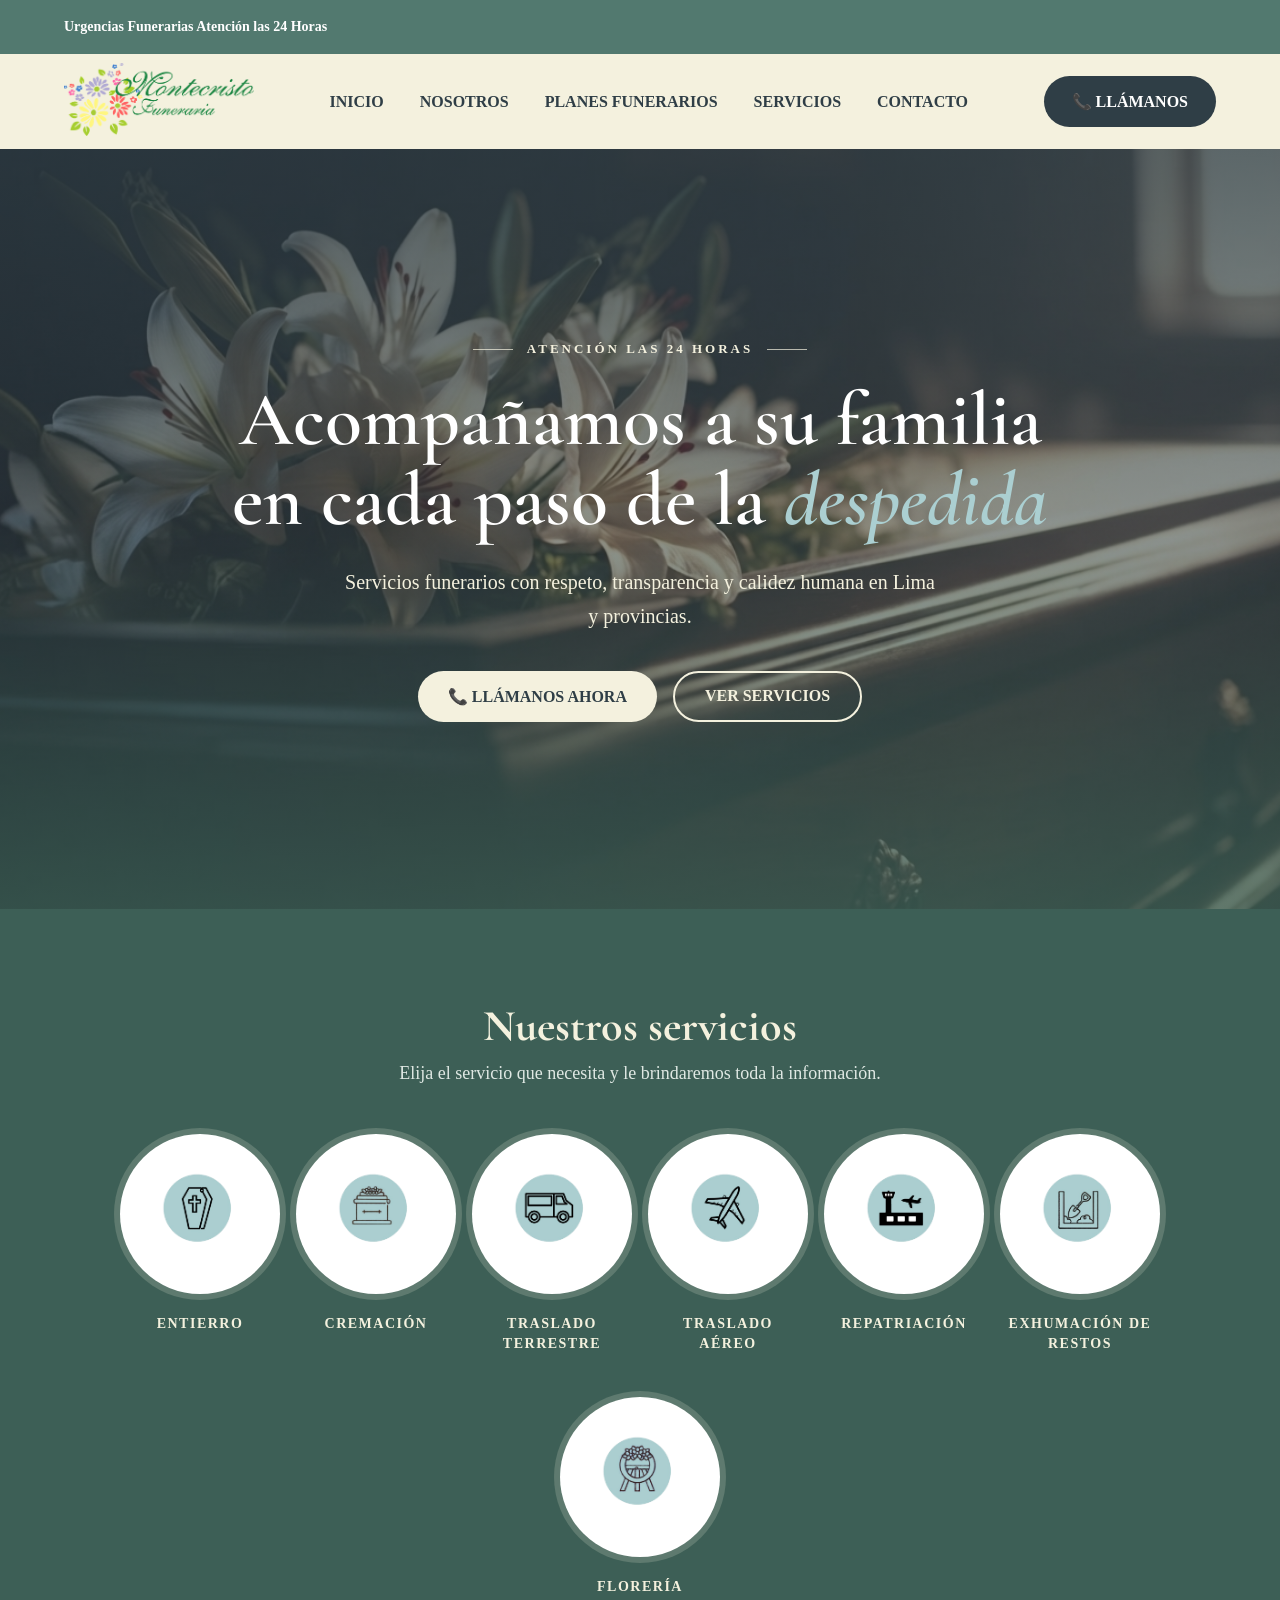
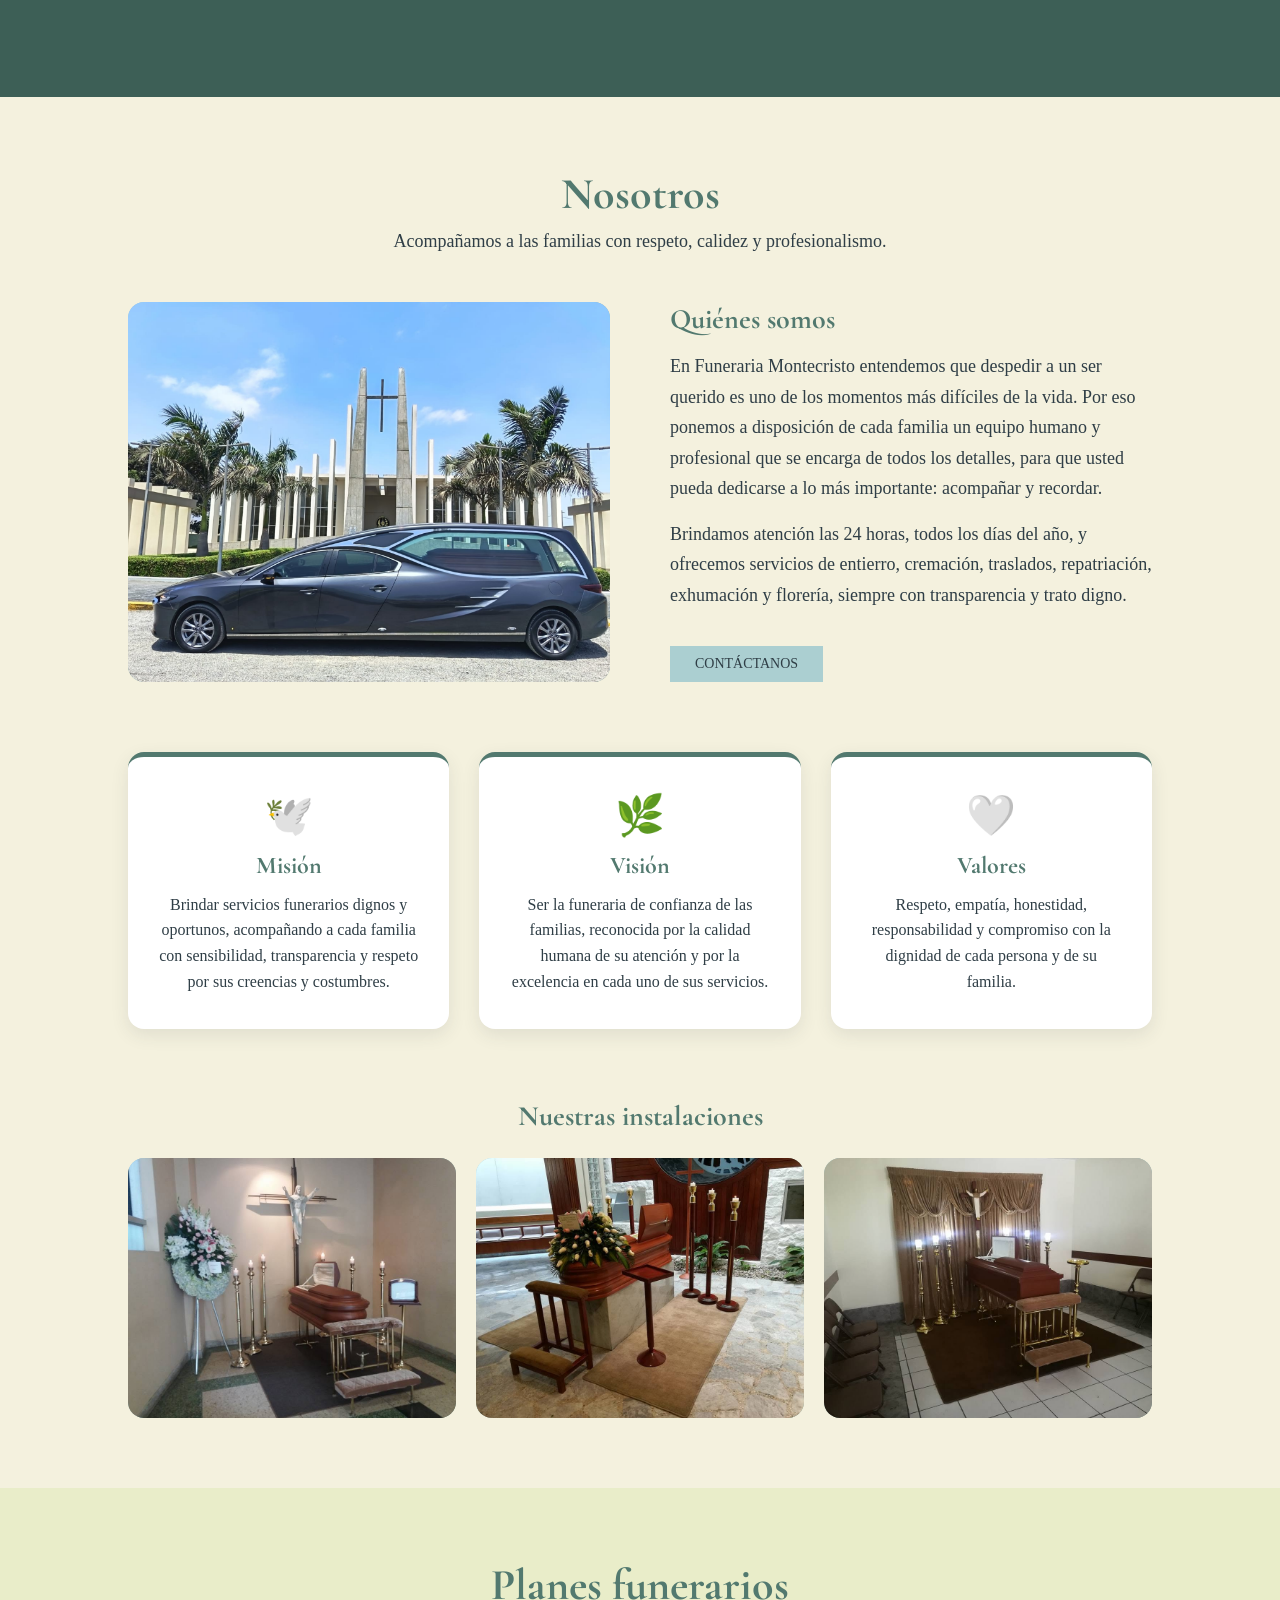
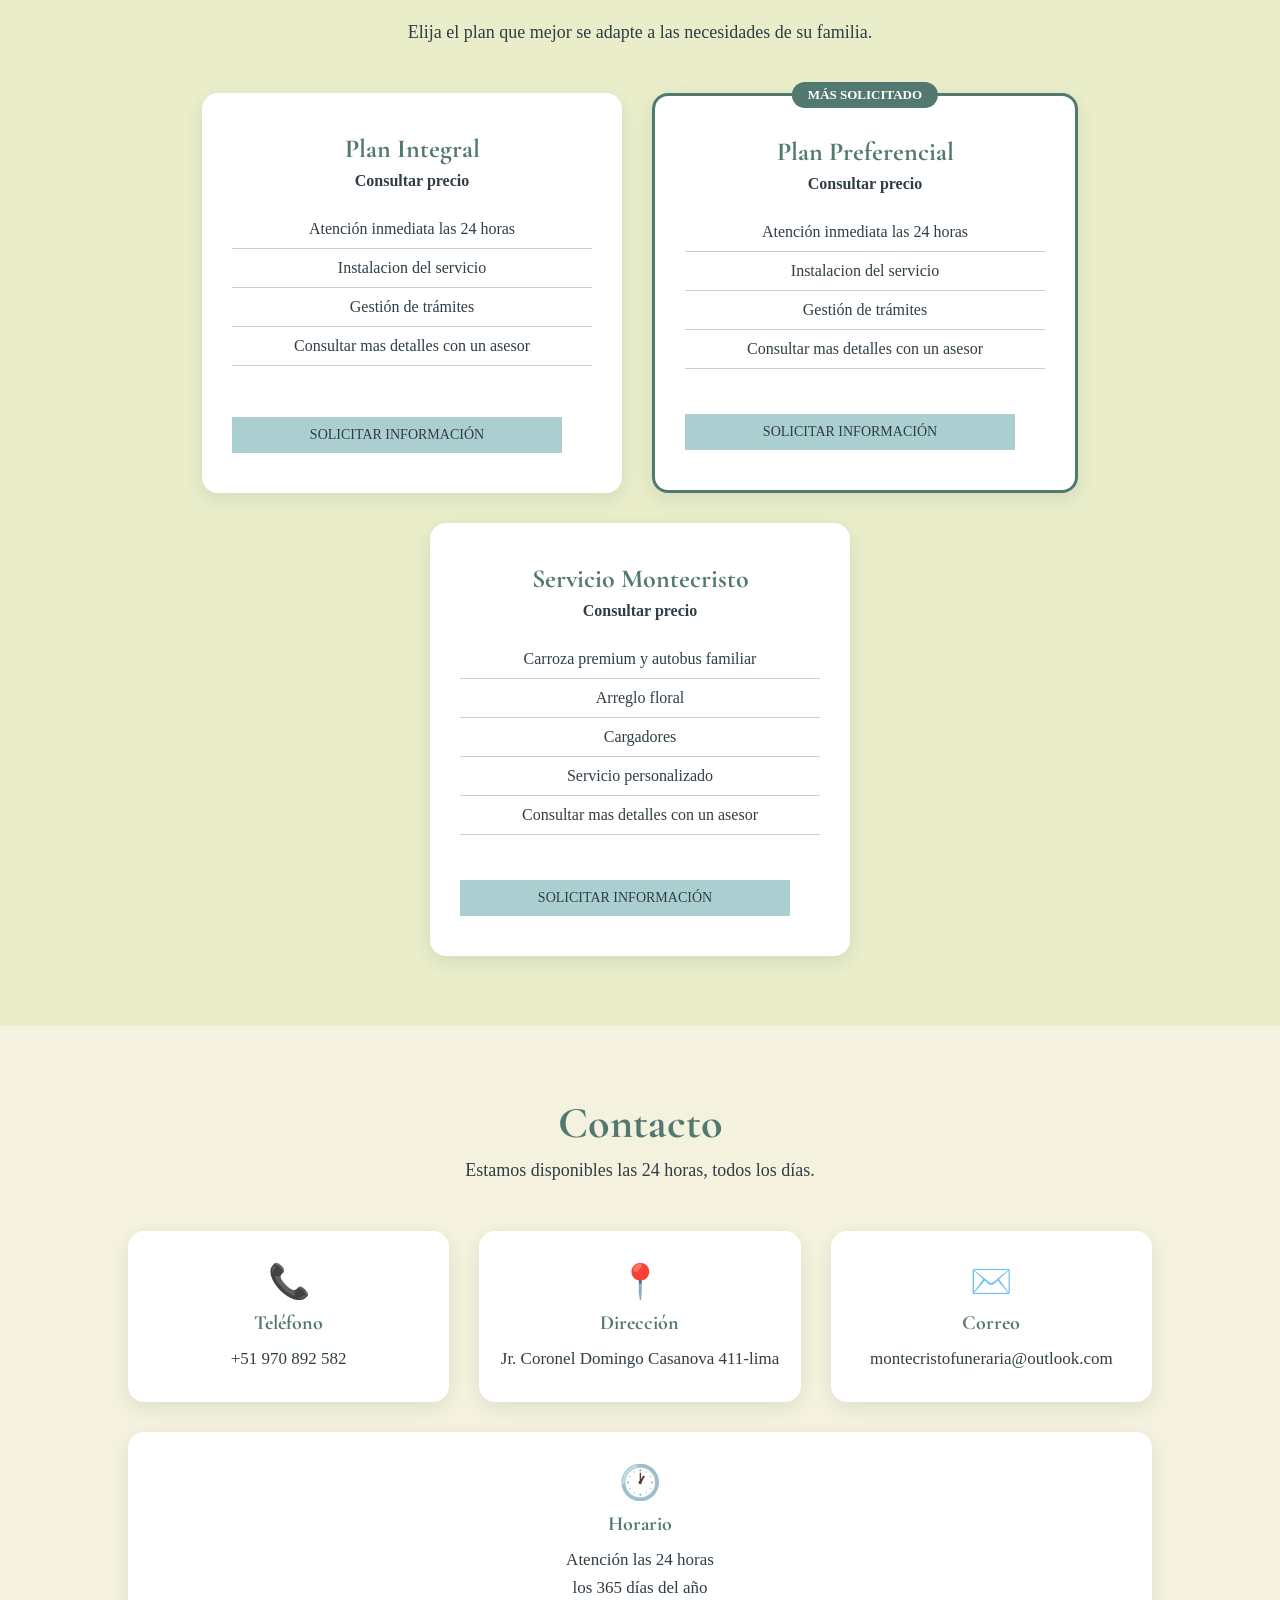
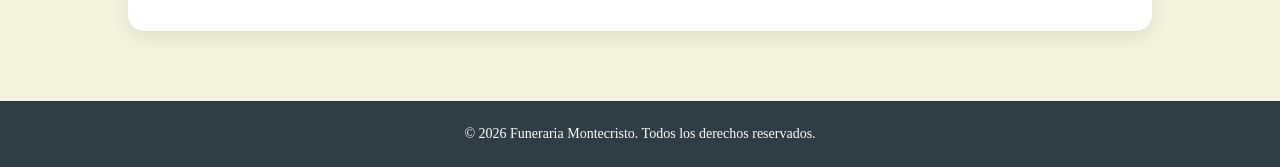
<file: Proyecto Final/index.html>
<!DOCTYPE html>
<html lang="es">

<head>
  <meta charset="UTF-8">
  <meta name="viewport" content="width=device-width, initial-scale=1.0">
  <title>Funeraria Montecristo</title>
  <link rel="preconnect" href="https://fonts.googleapis.com">
  <link rel="preconnect" href="https://fonts.gstatic.com" crossorigin>
  <link href="https://fonts.googleapis.com/css2?family=Cormorant+Garamond:ital,wght@0,600;0,700;1,600&display=swap"
    rel="stylesheet">
  <link rel="stylesheet" href="css/estilos.css">
</head>

<body>

  <div class="barra-superior">
    <p>Urgencias Funerarias Atención las 24 Horas</p>
  </div>

  <header class="cabecera">
    <a href="index.html">
      <img class="logo" src="imagenes/Logos/logo2.png" alt="Logo Funeraria Montecristo">
    </a>

    <input type="checkbox" id="menu-check" class="menu-check">
    <label for="menu-check" class="menu-boton" aria-label="Abrir menú">
      <span></span>
      <span></span>
      <span></span>
    </label>

    <nav>
      <a href="#inicio">Inicio</a>
      <a href="#nosotros">Nosotros</a>
      <a href="#planes">Planes funerarios</a>
      <a href="#servicios">Servicios</a>
      <a href="#contacto">Contacto</a>
    </nav>
    <a class="boton" href="tel:+51970892582">📞 Llámanos</a>
  </header>

  <!--PORTADA -->
  <section id="inicio" class="portada">
    <div class="portada-contenido">
      <span class="portada-etiqueta">Atención las 24 horas</span>
      <h1>Acompañamos a su familia en cada paso de la <em>despedida</em></h1>
      <p>Servicios funerarios con respeto, transparencia y calidez humana en Lima y provincias.</p>
      <div class="portada-botones">
        <a class="boton-claro" href="tel:+51970892582">📞 Llámanos ahora</a>
        <a class="boton-secundario" href="#servicios">Ver servicios</a>
      </div>
    </div>
  </section>

  <!-- SERVICIOS-->
  <section id="servicios" class="servicios">

    <h2 class="titulo-seccion">Nuestros servicios</h2>
    <p class="subtitulo-seccion">Elija el servicio que necesita y le brindaremos toda la información.</p>

    <div class="servicios-lista">

      <article class="servicio">
        <a href="entierro.html" class="enlace-servicio">
          <img src="imagenes/Logos/Logo-Entierro.png" alt="Ícono de entierro" width="120">
          <h3>Entierro</h3>
        </a>
      </article>

      <article class="servicio">
        <a href="cremacion.html" class="enlace-servicio">
          <img src="imagenes/Logos/Logo-Cremacion.png" alt="Ícono de cremación" width="120">
          <h3>Cremación</h3>
        </a>
      </article>

      <article class="servicio">
        <a href="traslado-terrestre.html" class="enlace-servicio">
          <img src="imagenes/Logos/Logo-Terrestre.png" alt="Ícono de traslado terrestre" width="120">
          <h3>Traslado terrestre</h3>
        </a>
      </article>

      <article class="servicio">
        <a href="traslado-aereo.html" class="enlace-servicio">
          <img src="imagenes/Logos/Logo-Aereo.png" alt="Ícono de traslado aéreo" width="120">
          <h3>Traslado aéreo</h3>
        </a>
      </article>

      <article class="servicio">
        <a href="repatriacion.html" class="enlace-servicio">
          <img src="imagenes/Logos/Logo-Repatriacion.png" alt="Ícono de repatriación" width="120">
          <h3>Repatriación</h3>
        </a>
      </article>

      <article class="servicio">
        <a href="exhumacion.html" class="enlace-servicio">
          <img src="imagenes/Logos/Logo-Exhumacion.png" alt="Ícono de exhumación de restos" width="120">
          <h3>Exhumación de restos</h3>
        </a>
      </article>

      <article class="servicio">
        <a href="floreria.html" class="enlace-servicio">
          <img src="imagenes/Logos/Logo-Floreria.png" alt="Ícono de florería" width="120">
          <h3>Florería</h3>
        </a>
      </article>

    </div>
  </section>

  <!-- NOSOTROS -->
  <section id="nosotros" class="nosotros">

    <h2 class="titulo-seccion">Nosotros</h2>
    <p class="subtitulo-seccion">Acompañamos a las familias con respeto, calidez y profesionalismo.</p>

    <div class="nosotros-intro">
      <div class="marco-imagen">
        <img src="imagenes/nosotros.jpeg" alt="Equipo de Funeraria Montecristo" loading="lazy">
      </div>

      <div class="nosotros-texto">
        <h3>Quiénes somos</h3>
        <p>
          En Funeraria Montecristo entendemos que despedir a un ser querido es uno de los momentos más difíciles de
          la vida. Por eso ponemos a disposición de cada familia un equipo humano y profesional que se encarga de todos
          los detalles, para que usted pueda dedicarse a lo más importante: acompañar y recordar.
        </p>
        <p>
          Brindamos atención las 24 horas, todos los días del año, y ofrecemos servicios de entierro, cremación,
          traslados, repatriación, exhumación y florería, siempre con transparencia y trato digno.
        </p>
        <a href="#contacto" class="boton-detalles">Contáctanos</a>
      </div>
    </div>

    <!-- 3 tarjetas: Misión, Visión y Valores (css: .tarjeta). Los iconos son emojis; aria-
         hidden='true' hace que los lectores de pantalla los ignoren. Se pueden cambiar por
         imágenes o borrar. -->
    <div class="tarjetas-nosotros">
      <article class="tarjeta">
        <span class="tarjeta-icono" aria-hidden="true">🕊️</span>
        <h3>Misión</h3>
        <p>Brindar servicios funerarios dignos y oportunos, acompañando a cada familia con sensibilidad, transparencia y
          respeto por sus creencias y costumbres.</p>
      </article>

      <article class="tarjeta">
        <span class="tarjeta-icono" aria-hidden="true">🌿</span>
        <h3>Visión</h3>
        <p>Ser la funeraria de confianza de las familias, reconocida por la calidad humana de su atención y por la
          excelencia en cada uno de sus servicios.</p>
      </article>

      <article class="tarjeta">
        <span class="tarjeta-icono" aria-hidden="true">🤍</span>
        <h3>Valores</h3>
        <p>Respeto, empatía, honestidad, responsabilidad y compromiso con la dignidad de cada persona y de su
          familia.</p>
      </article>
    </div>

    <!-- fotos de las instalaciones (css: .galeria-nosotros). Un archivo con espacios en el
         nombre (sala de velacion.jpg) funciona pero es mejor renombrarlo, por ejemplo sala-
         de-velacion.jpg. -->
    <h3 class="titulo-galeria">Nuestras instalaciones</h3>
    <div class="galeria-nosotros">
      <div class="marco-imagen">
        <img src="./imagenes/instalaciones/instalaciones.jpg" alt="Instalaciones de Funeraria Montecristo - imagen 1"
          loading="lazy">
      </div>
      <div class="marco-imagen">
        <img src="./imagenes/instalaciones/sala de velacion.jpg" alt="Instalaciones de Funeraria Montecristo - imagen 2"
          loading="lazy">
      </div>
      <div class="marco-imagen">
        <img src="./imagenes/instalaciones/velatorio.jpg" alt="Instalaciones de Funeraria Montecristo - imagen 3"
          loading="lazy">
      </div>
    </div>

  </section>

  <!-- PLANES: id='planes' = destino del menú (css: .planes) -->
  <section id="planes" class="planes">

    <h2 class="titulo-seccion">Planes funerarios</h2>
    <p class="subtitulo-seccion">Elija el plan que mejor se adapte a las necesidades de su familia.</p>

    <div class="planes-lista">

      <article class="plan">
        <h3>Plan Integral</h3>
        <p class="plan-precio">Consultar precio</p>
        <ul>
          <li>Atención inmediata las 24 horas</li>
          <li>Instalacion del servicio</li>
          <li>Gestión de trámites</li>
          <li>Consultar mas detalles con un asesor</li>
        </ul>
        <a href="tel:+51970892582" class="boton-detalles">Solicitar información</a>
      </article>

      <!-- plan resaltado: la clase plan-destacado le pone el borde verde y .plan-etiqueta
           es el cartelito 'Más solicitado' que sobresale por arriba. -->
      <article class="plan plan-destacado">
        <span class="plan-etiqueta">Más solicitado</span>
        <h3>Plan Preferencial</h3>
        <p class="plan-precio">Consultar precio</p>
        <ul>
          <li>Atención inmediata las 24 horas</li>
          <li>Instalacion del servicio</li>
          <li>Gestión de trámites</li>
          <li>Consultar mas detalles con un asesor</li>
        </ul>
        <a href="tel:+51970892582" class="boton-detalles">Solicitar información</a>
      </article>

      <article class="plan">
        <h3>Servicio Montecristo</h3>
        <p class="plan-precio">Consultar precio</p>
        <ul>
          <li>Carroza premium y autobus familiar</li>
          <li>Arreglo floral</li>
          <li>Cargadores</li>
          <li>Servicio personalizado</li>
          <li>Consultar mas detalles con un asesor</li>
        </ul>
        <a href="tel:+51970892582" class="boton-detalles">Solicitar información</a>
      </article>

    </div>
  </section>

  <!-- CONTACTO: id='contacto' = destino del menú (css: .contacto, .dato) -->
  <section id="contacto" class="contacto">

    <h2 class="titulo-seccion">Contacto</h2>
    <p class="subtitulo-seccion">Estamos disponibles las 24 horas, todos los días.</p>

    <div class="contacto-datos">
      <div class="dato">
        <span class="dato-icono" aria-hidden="true">📞</span>
        <h3>Teléfono</h3>
        <a href="tel:+51970892582">+51 970 892 582</a>
      </div>

      <div class="dato">
        <span class="dato-icono" aria-hidden="true">📍</span>
        <h3>Dirección</h3>
        <p>Jr. Coronel Domingo Casanova 411-lima</p>
      </div>

      <div class="dato">
        <span class="dato-icono" aria-hidden="true">✉️</span>
        <h3>Correo</h3>
        <!-- mailto: abre el programa de correo con ese destinatario -->
        <a href="mailto:montecristofuneraria@outlook.com">montecristofuneraria@outlook.com</a>
      </div>

      <div class="dato">
        <span class="dato-icono" aria-hidden="true">🕐</span>
        <h3>Horario</h3>
        <p>Atención las 24 horas<br>los 365 días del año</p>
      </div>
    </div>

  </section>

  <!-- pie de página (css: .pie) -->
  <footer class="pie">
    <p>&copy; 2026 Funeraria Montecristo. Todos los derechos reservados.</p>
  </footer>

</body>

</html>
</file>
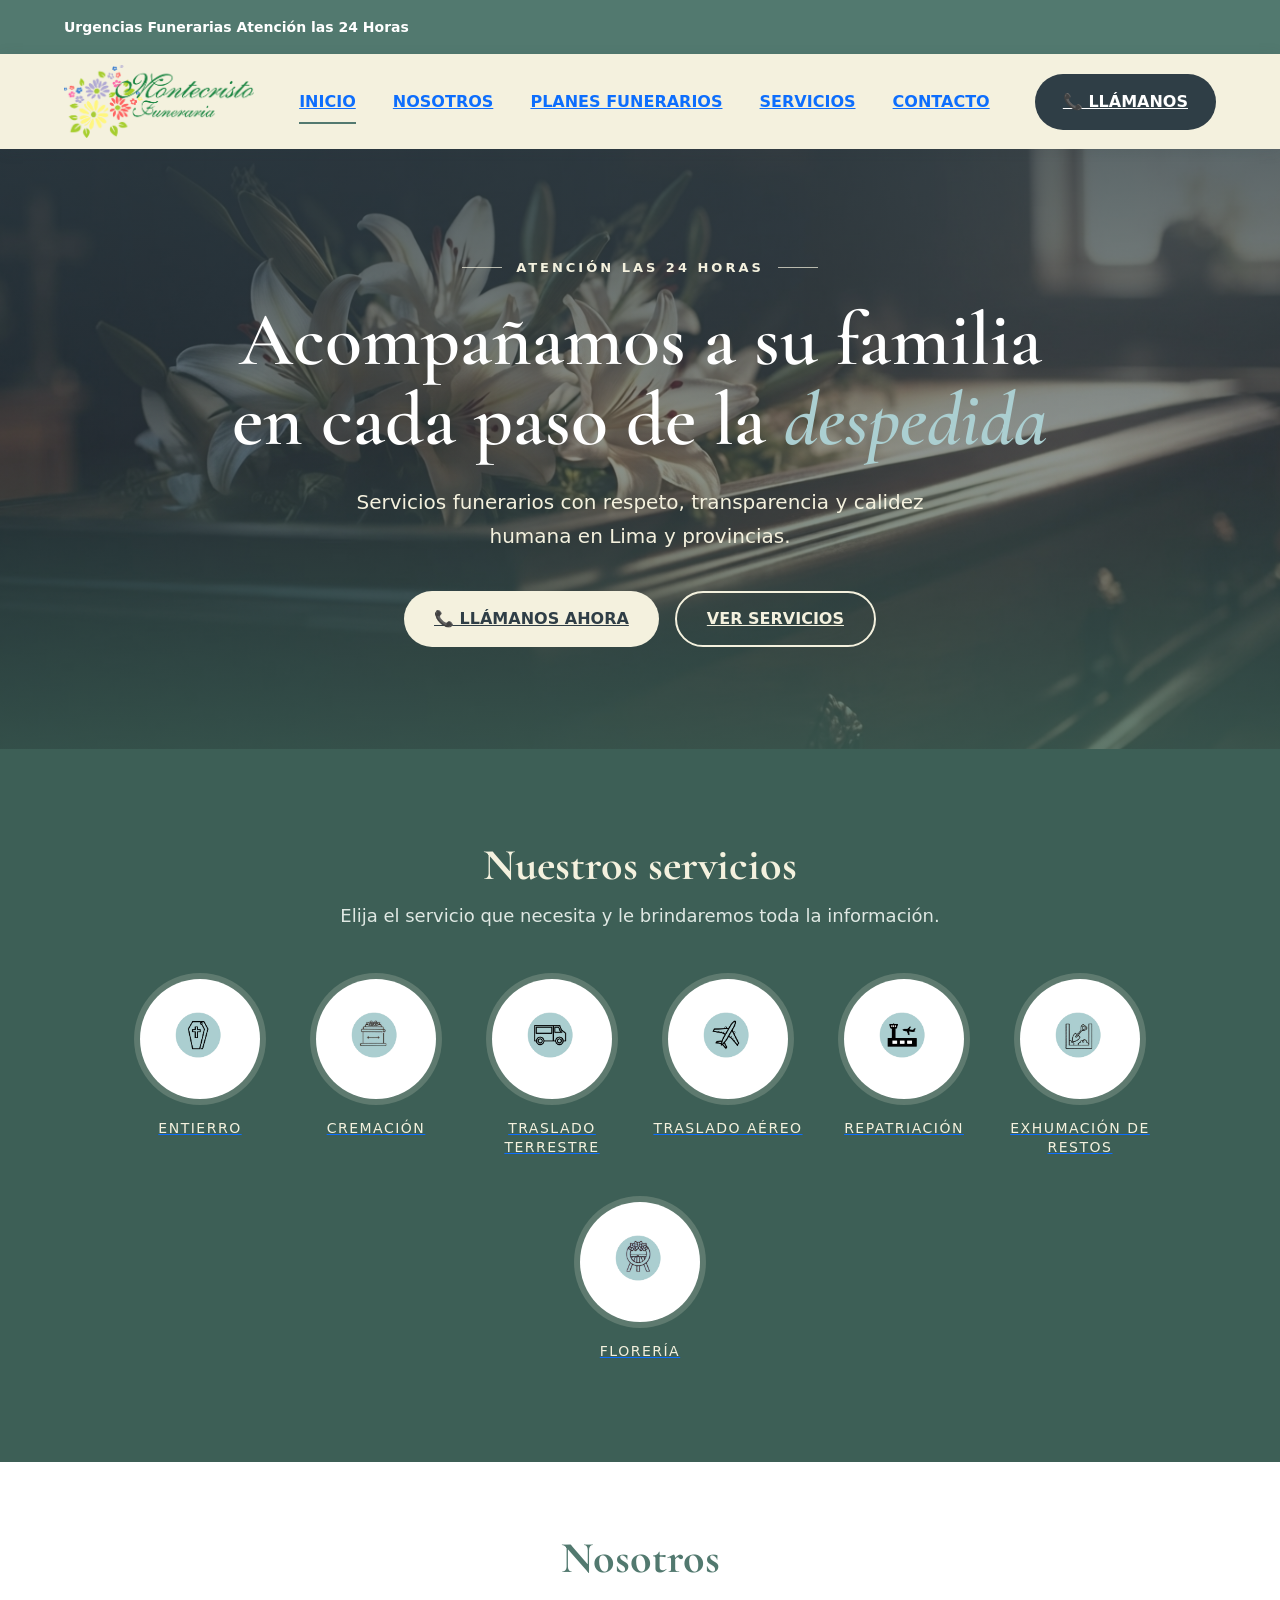
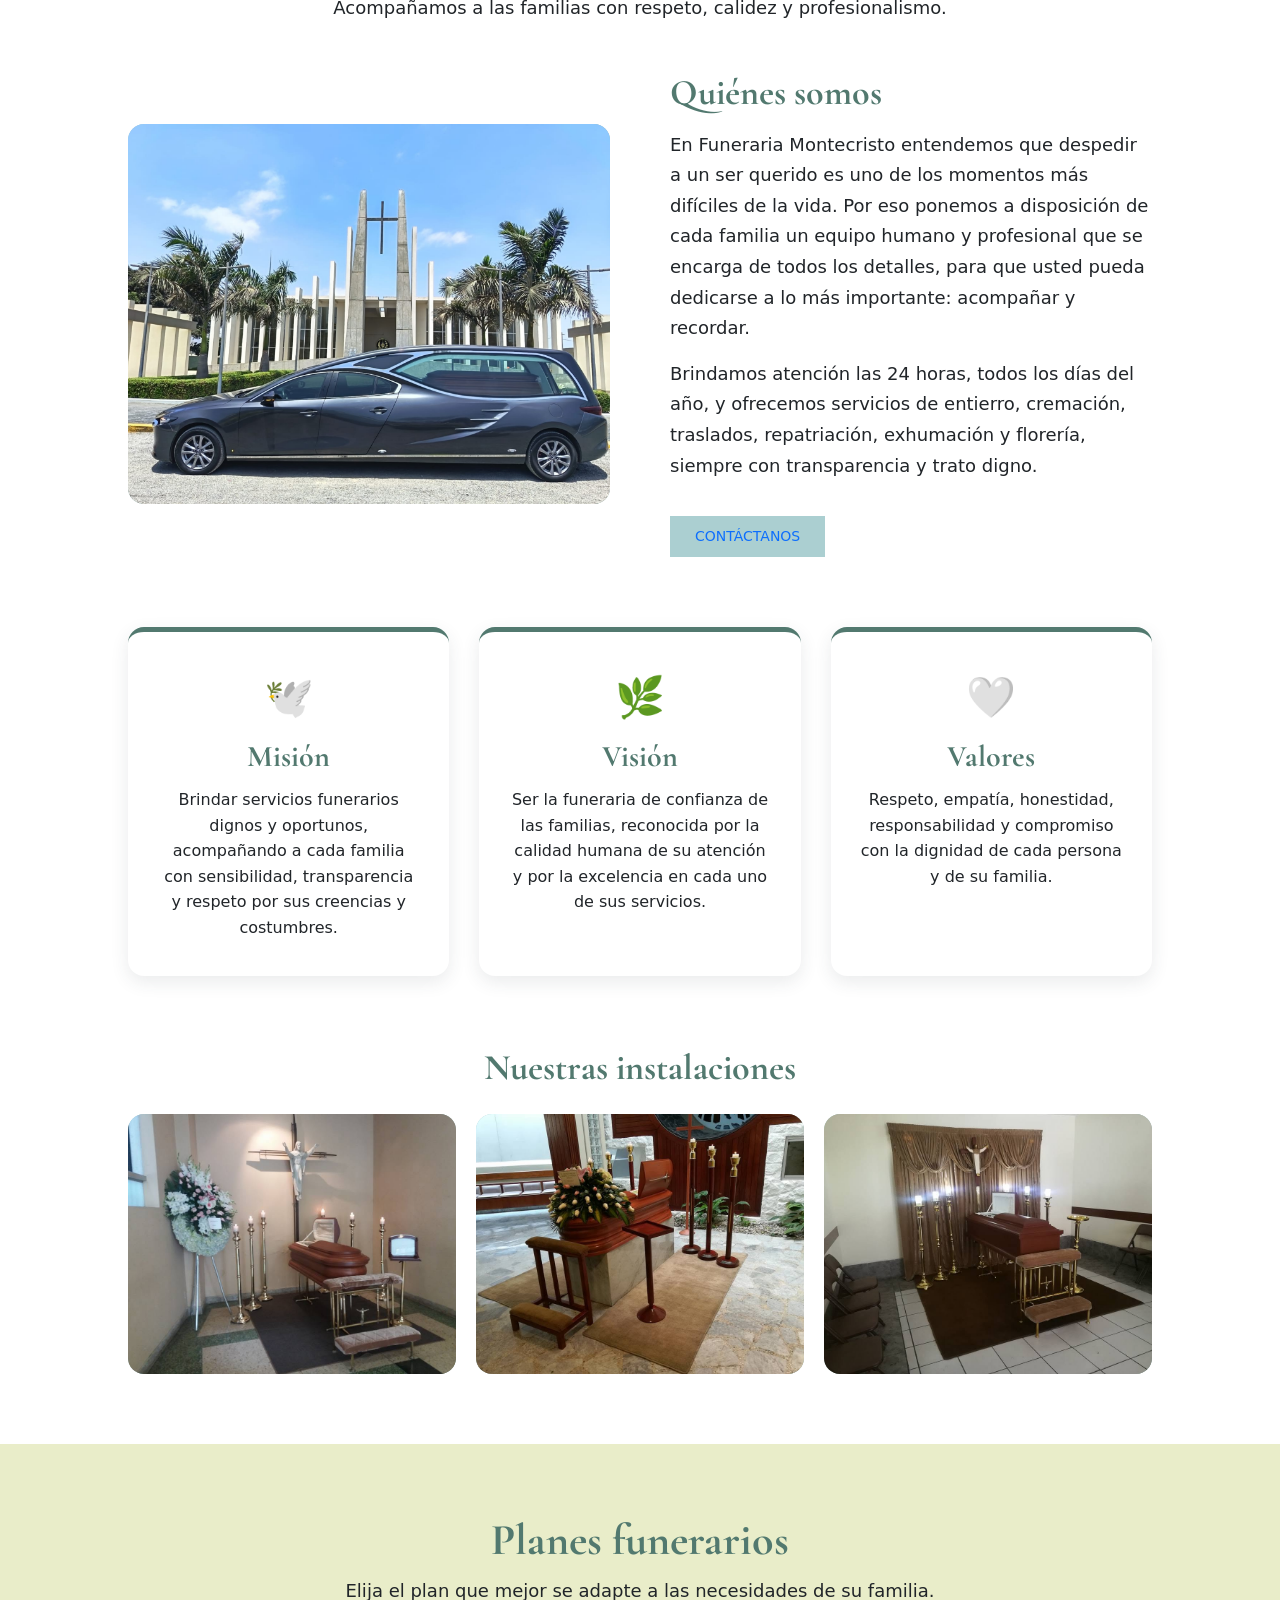
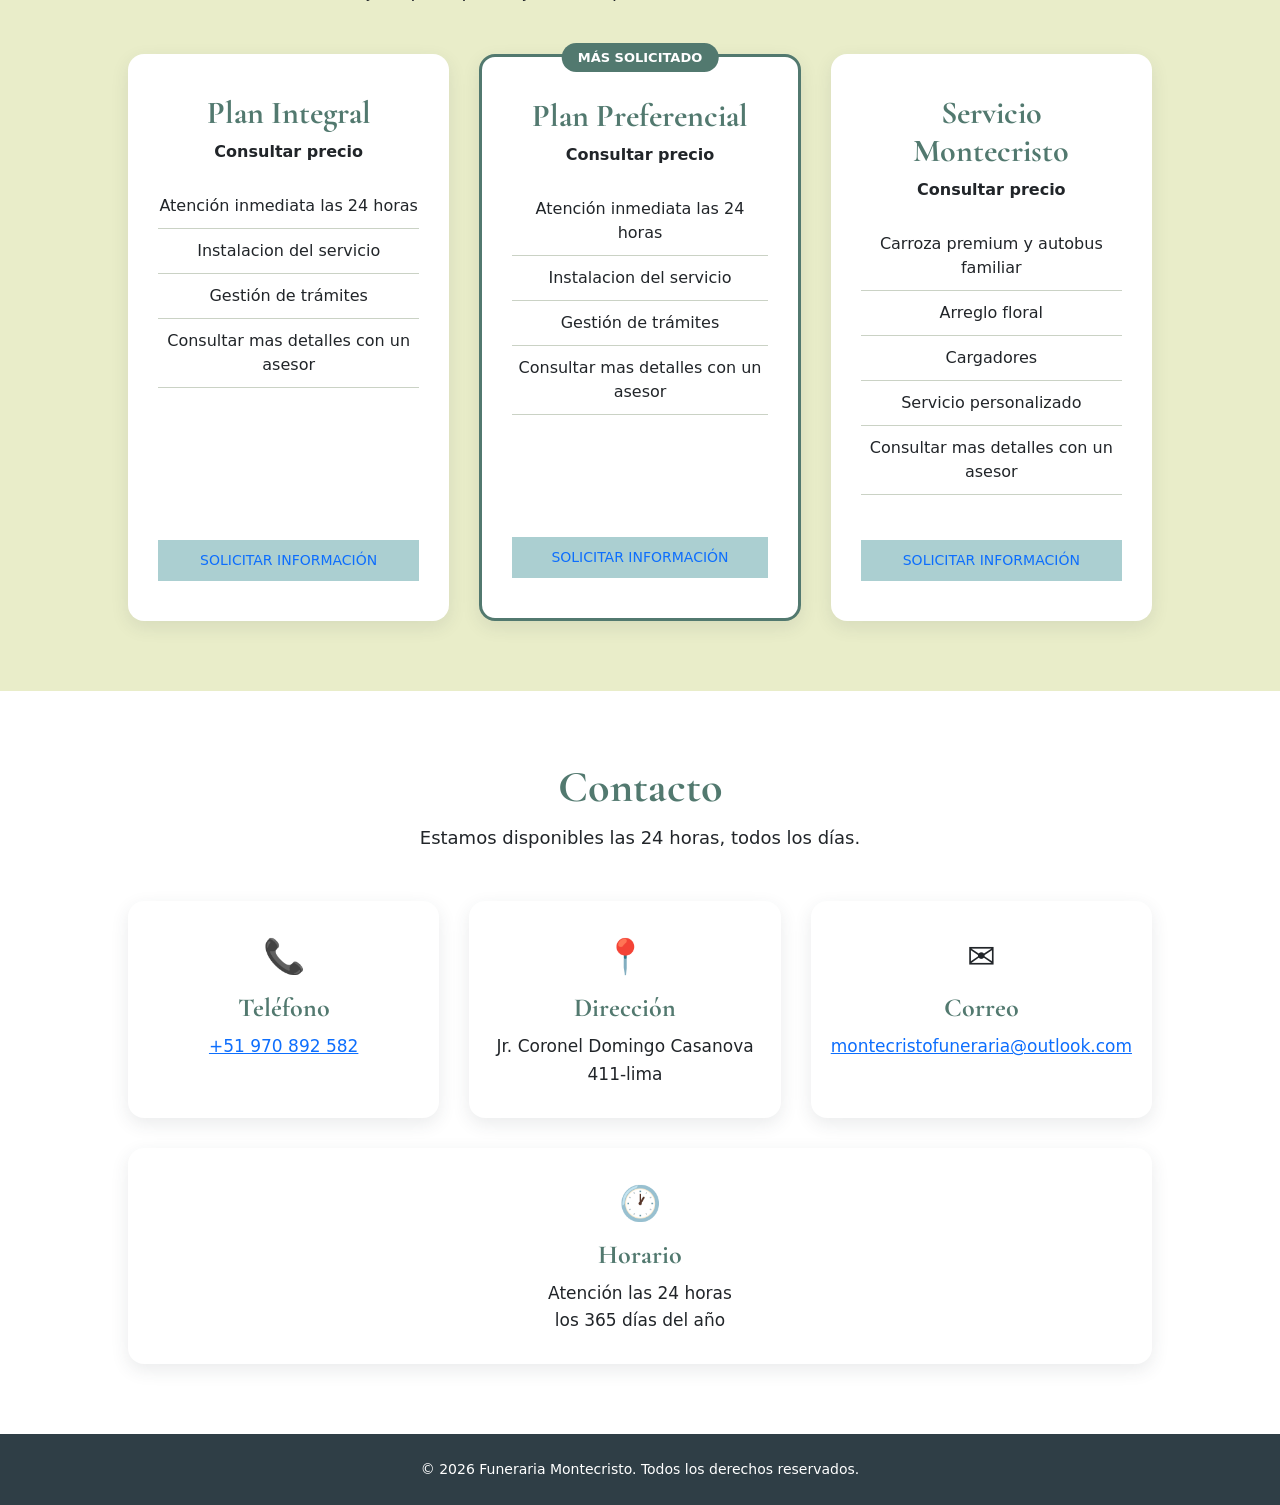
<file: Proyecto Final/Proyecto Final/index.html>
<!DOCTYPE html>
<html lang="es">

<head>
  <meta charset="UTF-8">
  <meta name="viewport" content="width=device-width, initial-scale=1.0">
  <title>Funeraria Montecristo</title>
  <link rel="preconnect" href="https://fonts.googleapis.com">
  <link rel="preconnect" href="https://fonts.gstatic.com" crossorigin>
  <link href="https://fonts.googleapis.com/css2?family=Cormorant+Garamond:ital,wght@0,600;0,700;1,600&display=swap" rel="stylesheet">
  <link rel="stylesheet" href="css/estilos.css">
  <link href="https://cdn.jsdelivr.net/npm/bootstrap@5.3.3/dist/css/bootstrap.min.css" rel="stylesheet">
</head>

<body>
<div class="contenedor-flex">

  <div class="barra-superior">
    <p>Urgencias Funerarias Atención las 24 Horas</p>
  </div>

  <header class="cabecera">
    <a href="index.html">
      <img class="logo" src="imagenes/Logos/logo2.png" alt="Logo Funeraria Montecristo">
    </a>
    <nav>
      <a href="#inicio" class="activo">Inicio</a>
      <a href="#nosotros">Nosotros</a>
      <a href="#planes">Planes funerarios</a>
      <a href="#servicios">Servicios</a>
      <a href="#contacto">Contacto</a>
    </nav>
    <a class="boton" href="tel:+51970892582">📞 Llámanos</a>
  </header>

  <!--PORTADA -->
  <section id="inicio" class="portada">
    <div class="portada-contenido">
      <span class="portada-etiqueta">Atención las 24 horas</span>
      <h1>Acompañamos a su familia en cada paso de la <em>despedida</em></h1>
      <p>Servicios funerarios con respeto, transparencia y calidez humana en Lima y provincias.</p>
      <div class="portada-botones">
        <a class="boton-claro" href="tel:+51970892582">📞 Llámanos ahora</a>
        <a class="boton-secundario" href="#servicios">Ver servicios</a>
      </div>
    </div>
  </section>

  <!-- SERVICIOS-->
  <section id="servicios" class="servicios">

    <h2 class="titulo-seccion">Nuestros servicios</h2>
    <p class="subtitulo-seccion">Elija el servicio que necesita y le brindaremos toda la información.</p>

    <div class="servicios-lista">

    <article class="servicio">
      <a href="entierro.html" class="enlace-servicio">
        <img src="imagenes/Logos/Logo-Entierro.png" alt="Ícono de entierro" width="120">
        <h3>Entierro</h3>
      </a>
    </article>

    <article class="servicio">
      <a href="cremacion.html" class="enlace-servicio">
        <img src="imagenes/Logos/Logo-Cremacion.png" alt="Ícono de cremación" width="120">
        <h3>Cremación</h3>
      </a>
    </article>

    <article class="servicio">
      <a href="traslado-terrestre.html" class="enlace-servicio">
        <img src="imagenes/Logos/Logo-Terrestre.png" alt="Ícono de traslado terrestre" width="120">
        <h3>Traslado terrestre</h3>
      </a>
    </article>

    <article class="servicio">
      <a href="traslado-aereo.html" class="enlace-servicio">
        <img src="imagenes/Logos/Logo-Aereo.png" alt="Ícono de traslado aéreo" width="120">
        <h3>Traslado aéreo</h3>
      </a>
    </article>

    <article class="servicio">
      <a href="repatriacion.html" class="enlace-servicio">
        <img src="imagenes/Logos/Logo-Repatriacion.png" alt="Ícono de repatriación" width="120">
        <h3>Repatriación</h3>
      </a>
    </article>

    <article class="servicio">
      <a href="exhumacion.html" class="enlace-servicio">
        <img src="imagenes/Logos/Logo-Exhumacion.png" alt="Ícono de exhumación de restos" width="120">
        <h3>Exhumación de restos</h3>
      </a>
    </article>

    <article class="servicio">
      <a href="floreria.html" class="enlace-servicio">
        <img src="imagenes/Logos/Logo-Floreria.png" alt="Ícono de florería" width="120">
        <h3>Florería</h3>
      </a>
    </article>

    </div>
  </section>

  <!-- NOSOTROS -->
  <section id="nosotros" class="nosotros">

    <h2 class="titulo-seccion">Nosotros</h2>
    <p class="subtitulo-seccion">Acompañamos a las familias con respeto, calidez y profesionalismo.</p>

    <div class="nosotros-intro">
      <div class="marco-imagen">
        <img src="imagenes/nosotros.jpeg" alt="Equipo de Funeraria Montecristo" loading="lazy">
      </div>

      <div class="nosotros-texto">
        <h3>Quiénes somos</h3>
        <p>
          En Funeraria Montecristo entendemos que despedir a un ser querido es uno de los momentos más difíciles de
          la vida. Por eso ponemos a disposición de cada familia un equipo humano y profesional que se encarga de todos
          los detalles, para que usted pueda dedicarse a lo más importante: acompañar y recordar.
        </p>
        <p>
          Brindamos atención las 24 horas, todos los días del año, y ofrecemos servicios de entierro, cremación,
          traslados, repatriación, exhumación y florería, siempre con transparencia y trato digno.
        </p>
        <a href="#contacto" class="boton-detalles">Contáctanos</a>
      </div>
    </div>

    <!-- 3 tarjetas: Misión, Visión y Valores (css: .tarjeta). Los iconos son emojis; aria-
         hidden='true' hace que los lectores de pantalla los ignoren. Se pueden cambiar por
         imágenes o borrar. -->
    <div class="tarjetas-nosotros">
      <article class="tarjeta">
        <span class="tarjeta-icono" aria-hidden="true">🕊️</span>
        <h3>Misión</h3>
        <p>Brindar servicios funerarios dignos y oportunos, acompañando a cada familia con sensibilidad, transparencia y
          respeto por sus creencias y costumbres.</p>
      </article>

      <article class="tarjeta">
        <span class="tarjeta-icono" aria-hidden="true">🌿</span>
        <h3>Visión</h3>
        <p>Ser la funeraria de confianza de las familias, reconocida por la calidad humana de su atención y por la
          excelencia en cada uno de sus servicios.</p>
      </article>

      <article class="tarjeta">
        <span class="tarjeta-icono" aria-hidden="true">🤍</span>
        <h3>Valores</h3>
        <p>Respeto, empatía, honestidad, responsabilidad y compromiso con la dignidad de cada persona y de su
          familia.</p>
      </article>
    </div>

    <!-- fotos de las instalaciones (css: .galeria-nosotros). Un archivo con espacios en el
         nombre (sala de velacion.jpg) funciona pero es mejor renombrarlo, por ejemplo sala-
         de-velacion.jpg. -->
    <h3 class="titulo-galeria">Nuestras instalaciones</h3>
    <div class="galeria-nosotros">
      <div class="marco-imagen">
        <img src="./imagenes/instalaciones/instalaciones.jpg" alt="Instalaciones de Funeraria Montecristo - imagen 1" loading="lazy">
      </div>
      <div class="marco-imagen">
        <img src="./imagenes/instalaciones/sala de velacion.jpg" alt="Instalaciones de Funeraria Montecristo - imagen 2" loading="lazy">
      </div>
      <div class="marco-imagen">
        <img src="./imagenes/instalaciones/velatorio.jpg" alt="Instalaciones de Funeraria Montecristo - imagen 3" loading="lazy">
      </div>
    </div>

  </section>

  <!-- PLANES: id='planes' = destino del menú (css: .planes) -->
  <section id="planes" class="planes">

    <h2 class="titulo-seccion">Planes funerarios</h2>
    <p class="subtitulo-seccion">Elija el plan que mejor se adapte a las necesidades de su familia.</p>

    <div class="planes-lista">

      <article class="plan">
        <h3>Plan Integral</h3>
        <p class="plan-precio">Consultar precio</p>
        <ul>
          <li>Atención inmediata las 24 horas</li>
          <li>Instalacion del servicio</li>
          <li>Gestión de trámites</li>
          <li>Consultar mas detalles con un asesor</li>
        </ul>
        <a href="tel:+51970892582" class="boton-detalles">Solicitar información</a>
      </article>

      <!-- plan resaltado: la clase plan-destacado le pone el borde verde y .plan-etiqueta
           es el cartelito 'Más solicitado' que sobresale por arriba. -->
      <article class="plan plan-destacado">
        <span class="plan-etiqueta">Más solicitado</span>
        <h3>Plan Preferencial</h3>
        <p class="plan-precio">Consultar precio</p>
        <ul>
          <li>Atención inmediata las 24 horas</li>
          <li>Instalacion del servicio</li>
          <li>Gestión de trámites</li>
          <li>Consultar mas detalles con un asesor</li>
        </ul>
        <a href="tel:+51970892582" class="boton-detalles">Solicitar información</a>
      </article>

      <article class="plan">
        <h3>Servicio Montecristo</h3>
        <p class="plan-precio">Consultar precio</p>
        <ul>
          <li>Carroza premium y autobus familiar</li>
          <li>Arreglo floral</li>
          <li>Cargadores</li>
          <li>Servicio personalizado</li>
          <li>Consultar mas detalles con un asesor</li>
        </ul>
        <a href="tel:+51970892582" class="boton-detalles">Solicitar información</a>
      </article>

    </div>
  </section>

  <!-- CONTACTO: id='contacto' = destino del menú (css: .contacto, .dato) -->
  <section id="contacto" class="contacto">

    <h2 class="titulo-seccion">Contacto</h2>
    <p class="subtitulo-seccion">Estamos disponibles las 24 horas, todos los días.</p>

    <div class="contacto-datos">
      <div class="dato">
        <span class="dato-icono" aria-hidden="true">📞</span>
        <h3>Teléfono</h3>
        <a href="tel:+51970892582">+51 970 892 582</a>
      </div>

      <div class="dato">
        <span class="dato-icono" aria-hidden="true">📍</span>
        <h3>Dirección</h3>
        <p>Jr. Coronel Domingo Casanova 411-lima</p>
      </div>

      <div class="dato">
        <span class="dato-icono" aria-hidden="true">✉️</span>
        <h3>Correo</h3>
        <!-- mailto: abre el programa de correo con ese destinatario -->
        <a href="mailto:montecristofuneraria@outlook.com">montecristofuneraria@outlook.com</a>
      </div>

      <div class="dato">
        <span class="dato-icono" aria-hidden="true">🕐</span>
        <h3>Horario</h3>
        <p>Atención las 24 horas<br>los 365 días del año</p>
      </div>
    </div>

  </section>

  <!-- pie de página (css: .pie) -->
  <footer class="pie">
    <p>&copy; 2026 Funeraria Montecristo. Todos los derechos reservados.</p>
  </footer>
</div>

</body>


</html>
</file>
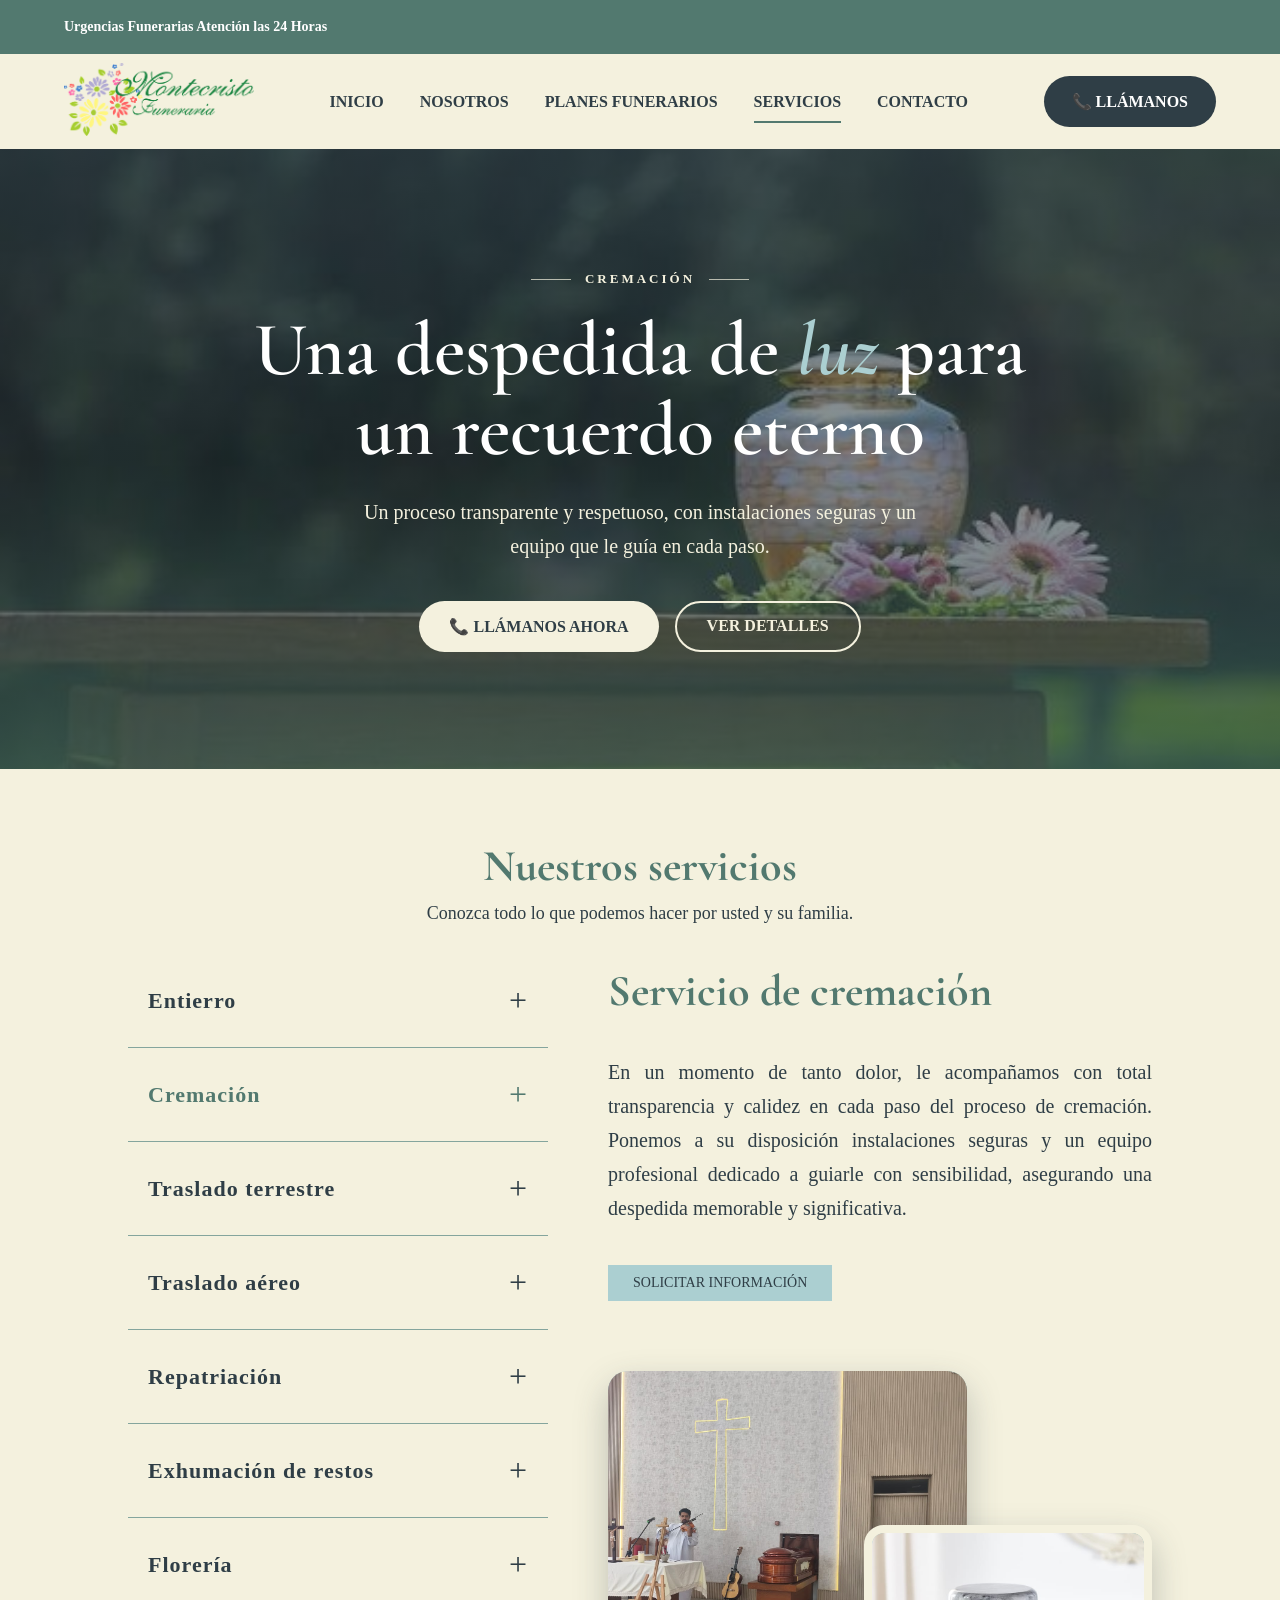
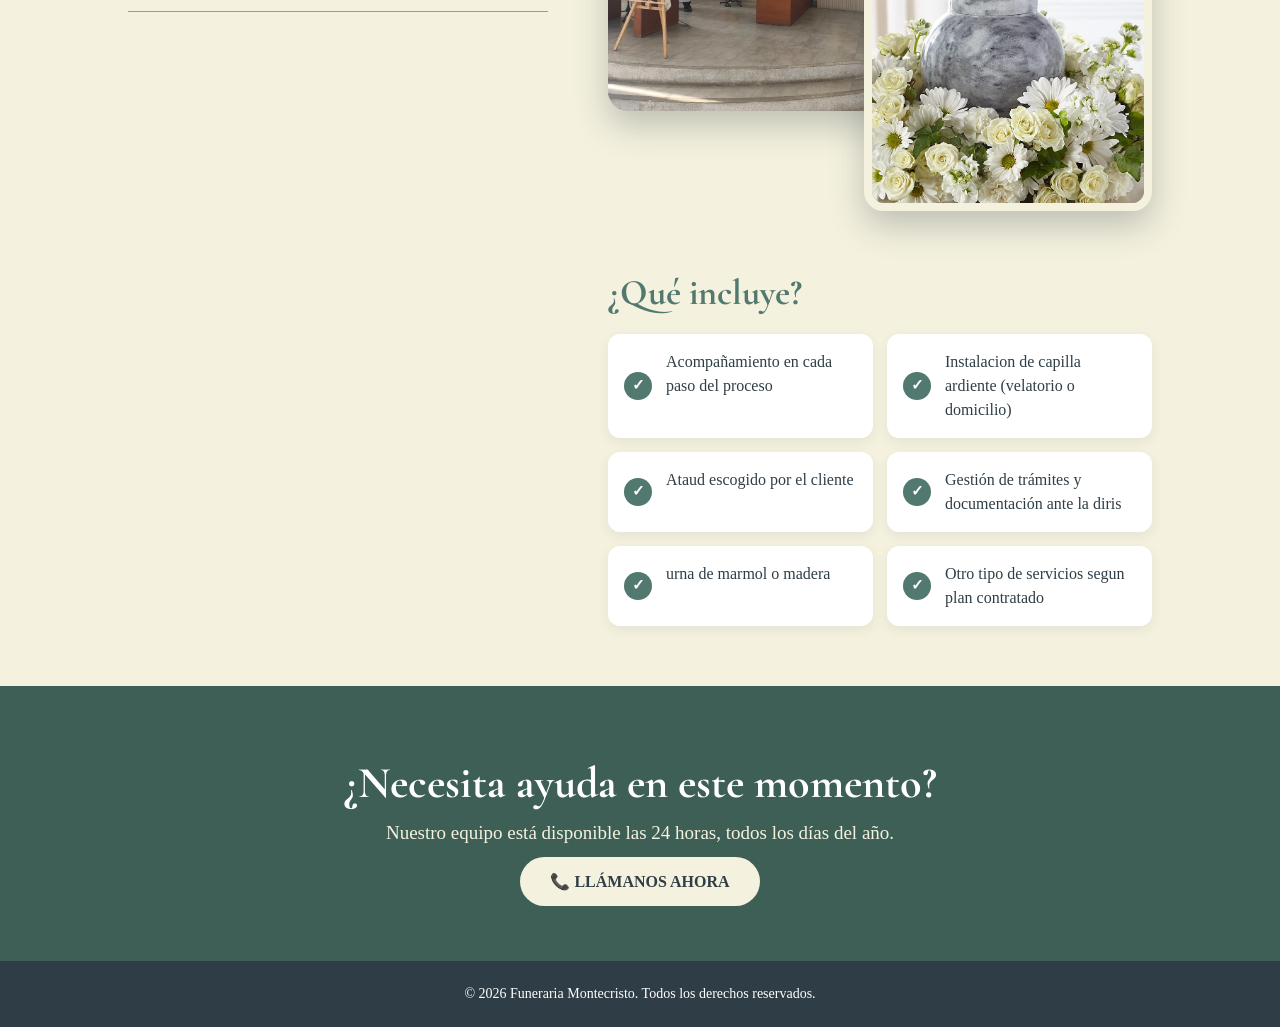
<file: Proyecto Final/cremacion.html>
<!DOCTYPE html>
<html lang="es">

<head>
  <meta charset="UTF-8">
  <meta name="viewport" content="width=device-width, initial-scale=1.0">
  <title>Cremación | Funeraria Montecristo</title>
  <link rel="preconnect" href="https://fonts.googleapis.com">
  <link rel="preconnect" href="https://fonts.gstatic.com" crossorigin>
  <link href="https://fonts.googleapis.com/css2?family=Cormorant+Garamond:ital,wght@0,600;0,700;1,600&display=swap"
    rel="stylesheet">
  <link rel="stylesheet" href="css/estilos.css">
</head>

<body>

  <div class="barra-superior">
    <p>Urgencias Funerarias Atención las 24 Horas</p>
  </div>

  <header class="cabecera">
    <a href="index.html">
      <img class="logo" src="imagenes/Logos/logo2.png" alt="Logo Funeraria Montecristo">
    </a>

    <input type="checkbox" id="menu-check" class="menu-check">
    <label for="menu-check" class="menu-boton" aria-label="Abrir menú">
      <span></span>
      <span></span>
      <span></span>
    </label>

    <nav>
      <a href="index.html#inicio">Inicio</a>
      <a href="index.html#nosotros">Nosotros</a>
      <a href="index.html#planes">Planes funerarios</a>
      <a href="index.html#servicios" class="activo">Servicios</a>
      <a href="index.html#contacto">Contacto</a>
    </nav>

    <a class="boton" href="tel:+51970892582">📞 Llámanos</a>
  </header>

  <section class="portada hero-servicio hero-cremacion">
    <div class="portada-contenido">
      <span class="portada-etiqueta">Cremación</span>
      <h1>Una despedida de <em>luz</em> para un recuerdo eterno</h1>
      <p>Un proceso transparente y respetuoso, con instalaciones seguras y un equipo que le guía en cada paso.</p>
      <div class="portada-botones">
        <a class="boton-claro" href="tel:+51970892582">📞 Llámanos ahora</a>
        <a class="boton-secundario" href="#detalle">Ver detalles</a>
      </div>
    </div>
  </section>

  <div class="titulo-bloque" id="detalle">
    <h2 class="titulo-seccion">Nuestros servicios</h2>
    <p class="subtitulo-seccion">Conozca todo lo que podemos hacer por usted y su familia.</p>
  </div>

  <main class="detalle-servicio">

    <aside class="menu-servicios">
      <a href="entierro.html" class="opcion-servicio">Entierro</a>
      <a href="cremacion.html" class="opcion-servicio activo">Cremación</a>
      <a href="traslado-terrestre.html" class="opcion-servicio">Traslado terrestre</a>
      <a href="traslado-aereo.html" class="opcion-servicio">Traslado aéreo</a>
      <a href="repatriacion.html" class="opcion-servicio">Repatriación</a>
      <a href="exhumacion.html" class="opcion-servicio">Exhumación de restos</a>
      <a href="floreria.html" class="opcion-servicio">Florería</a>
    </aside>

    <section class="contenido-servicio">
      <h2>Servicio de cremación</h2>

      <p>
        En un momento de tanto dolor, le acompañamos con total transparencia y calidez en cada paso del proceso de
        cremación. Ponemos a su disposición instalaciones seguras y un equipo profesional dedicado a guiarle con
        sensibilidad, asegurando una despedida memorable y significativa.
      </p>

      <a href="tel:+51970892582" class="boton-detalles">Solicitar información</a>

      <div class="collage">
        <div class="collage-foto collage-grande">
          <img src="imagenes/Cremacion/Cremacion_1.jpeg" alt="Servicio de cremación - imagen 1" loading="lazy">
        </div>
        <div class="collage-foto collage-pequena">
          <img src="imagenes/Cremacion/cremacion2.png" alt="Servicio de cremación - imagen 2" loading="lazy">
        </div>
      </div>

      <div class="servicio-incluye">
        <h3>¿Qué incluye?</h3>
        <ul class="lista-incluye">
          <li>Acompañamiento en cada paso del proceso</li>
          <li>Instalacion de capilla ardiente (velatorio o domicilio)</li>
          <li>Ataud escogido por el cliente</li>
          <li>Gestión de trámites y documentación ante la diris</li>
          <li>urna de marmol o madera</li>
          <li>Otro tipo de servicios segun plan contratado</li>
        </ul>
      </div>
    </section>

  </main>

  <section class="cta-servicio">
    <h2>¿Necesita ayuda en este momento?</h2>
    <p>Nuestro equipo está disponible las 24 horas, todos los días del año.</p>
    <a class="boton-claro" href="tel:+51970892582">📞 Llámanos ahora</a>
  </section>

  <footer class="pie">
    <p>&copy; 2026 Funeraria Montecristo. Todos los derechos reservados.</p>
  </footer>

</body>

</html>
</file>
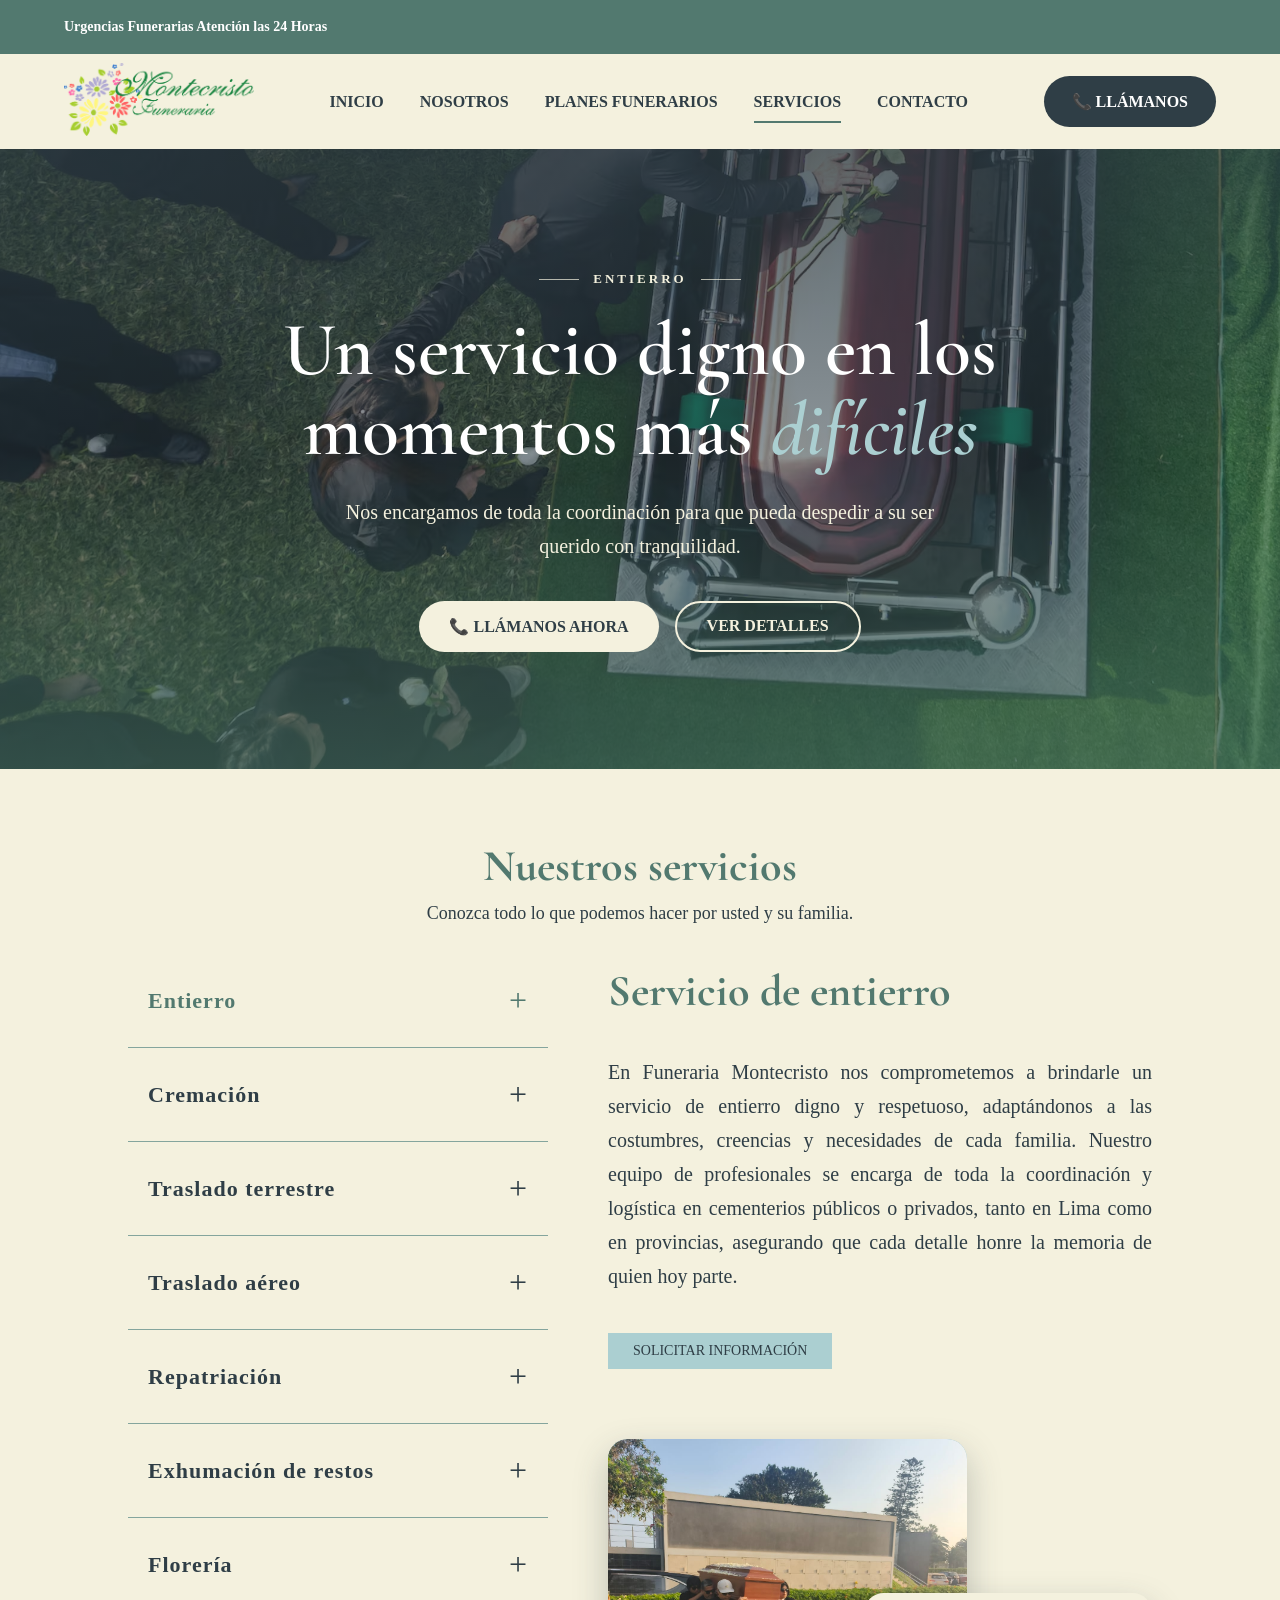
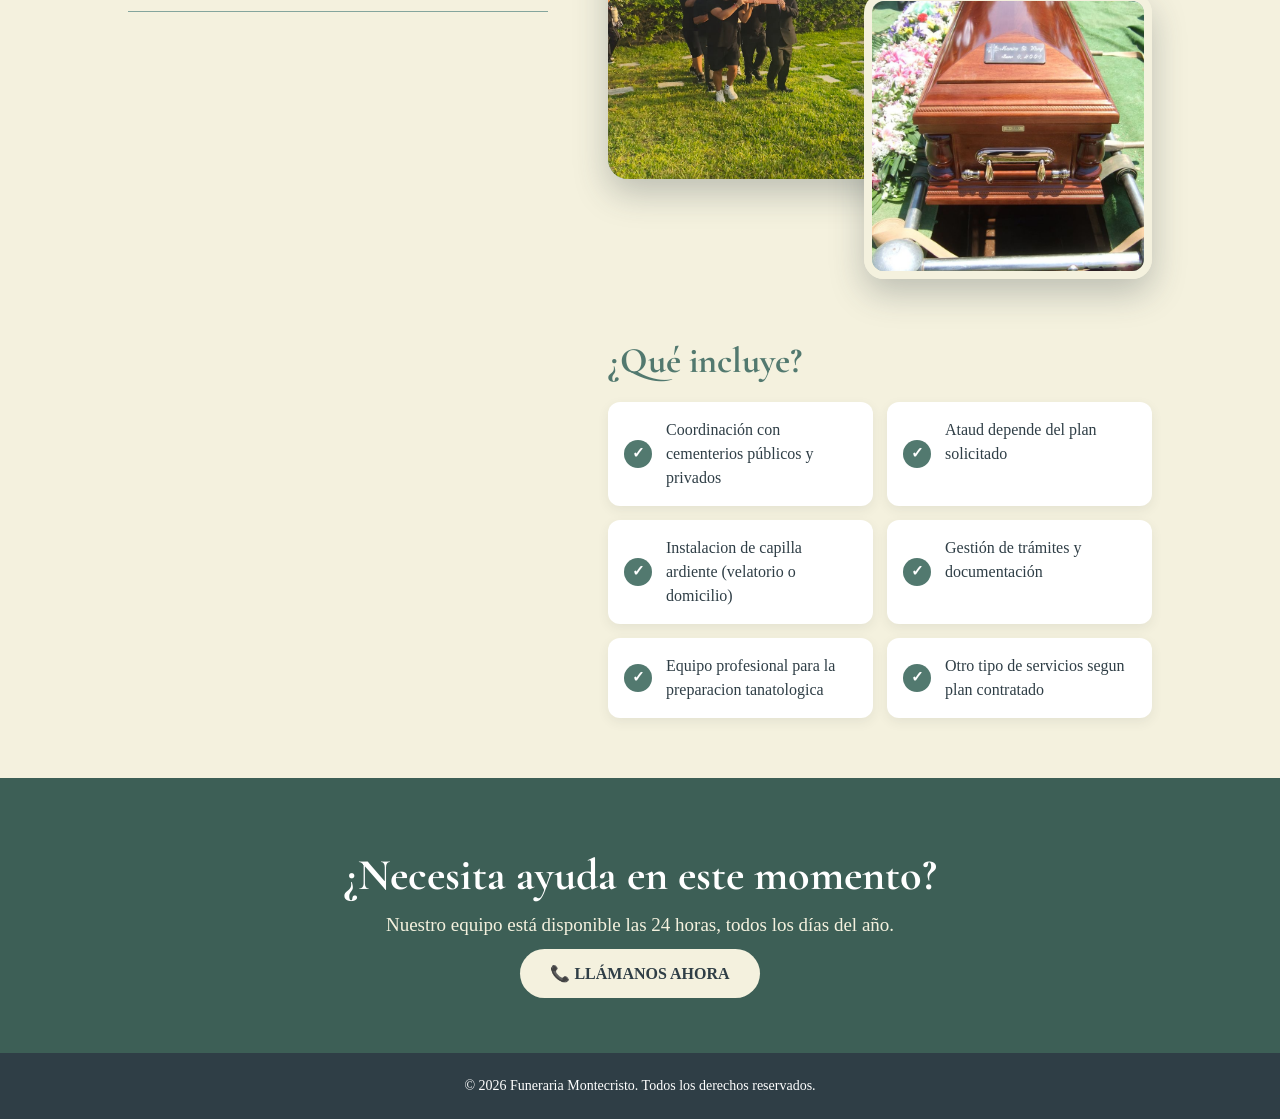
<file: Proyecto Final/entierro.html>
<!DOCTYPE html>
<html lang="es">

<head>
  <meta charset="UTF-8">
  <meta name="viewport" content="width=device-width, initial-scale=1.0">
  <title>Entierro | Funeraria Montecristo</title>
  <link rel="preconnect" href="https://fonts.googleapis.com">
  <link rel="preconnect" href="https://fonts.gstatic.com" crossorigin>
  <link href="https://fonts.googleapis.com/css2?family=Cormorant+Garamond:ital,wght@0,600;0,700;1,600&display=swap"
    rel="stylesheet">
  <link rel="stylesheet" href="css/estilos.css">
</head>

<body>

  <div class="barra-superior">
    <p>Urgencias Funerarias Atención las 24 Horas</p>
  </div>

  <header class="cabecera">
    <a href="index.html">
      <img class="logo" src="imagenes/Logos/logo2.png" alt="Logo Funeraria Montecristo">
    </a>

    <input type="checkbox" id="menu-check" class="menu-check">
    <label for="menu-check" class="menu-boton" aria-label="Abrir menú">
      <span></span>
      <span></span>
      <span></span>
    </label>

    <nav>
      <a href="index.html#inicio">Inicio</a>
      <a href="index.html#nosotros">Nosotros</a>
      <a href="index.html#planes">Planes funerarios</a>
      <a href="index.html#servicios" class="activo">Servicios</a>
      <a href="index.html#contacto">Contacto</a>
    </nav>
    <a class="boton" href="tel:+51970892582">📞 Llámanos</a>
  </header>

  <section class="portada hero-servicio hero-entierro">
    <div class="portada-contenido">
      <span class="portada-etiqueta">Entierro</span>
      <h1>Un servicio digno en los momentos más <em>difíciles</em></h1>
      <p>Nos encargamos de toda la coordinación para que pueda despedir a su ser querido con tranquilidad.</p>

      <div class="portada-botones">
        <a class="boton-claro" href="tel:+51970892582">📞 Llámanos ahora</a>
        <a class="boton-secundario" href="#detalle">Ver detalles</a>
      </div>
    </div>
  </section>

  <div class="titulo-bloque" id="detalle">
    <h2 class="titulo-seccion">Nuestros servicios</h2>
    <p class="subtitulo-seccion">Conozca todo lo que podemos hacer por usted y su familia.</p>
  </div>

  <main class="detalle-servicio">

    <aside class="menu-servicios">
      <a href="entierro.html" class="opcion-servicio activo">Entierro</a>
      <a href="cremacion.html" class="opcion-servicio">Cremación</a>
      <a href="traslado-terrestre.html" class="opcion-servicio">Traslado terrestre</a>
      <a href="traslado-aereo.html" class="opcion-servicio">Traslado aéreo</a>
      <a href="repatriacion.html" class="opcion-servicio">Repatriación</a>
      <a href="exhumacion.html" class="opcion-servicio">Exhumación de restos</a>
      <a href="floreria.html" class="opcion-servicio">Florería</a>
    </aside>

    <section class="contenido-servicio">
      <h2>Servicio de entierro</h2>

      <p>
        En Funeraria Montecristo nos comprometemos a brindarle un servicio de entierro digno y respetuoso,
        adaptándonos a las costumbres, creencias y necesidades de cada familia. Nuestro equipo de profesionales se
        encarga de toda la coordinación y logística en cementerios públicos o privados, tanto en Lima como en
        provincias, asegurando que cada detalle honre la memoria de quien hoy parte.
      </p>

      <a href="tel:+51970892582" class="boton-detalles">Solicitar información</a>
      <div class="collage">
        <div class="collage-foto collage-grande">
          <img src="imagenes/Entierro/Entierro_1.jpeg" alt="Servicio de entierro - imagen 1" loading="lazy">
        </div>
        <div class="collage-foto collage-pequena">
          <img src="imagenes/Entierro/Entierro_2.jpg" alt="Servicio de entierro - imagen 2" loading="lazy">
        </div>
      </div>

      <div class="servicio-incluye">
        <h3>¿Qué incluye?</h3>
        <ul class="lista-incluye">
          <li>Coordinación con cementerios públicos y privados</li>
          <li>Ataud depende del plan solicitado</li>
          <li>Instalacion de capilla ardiente (velatorio o domicilio)</li>
          <li>Gestión de trámites y documentación</li>
          <li>Equipo profesional para la preparacion tanatologica</li>
          <li>Otro tipo de servicios segun plan contratado</li>
        </ul>
      </div>

    </section>

  </main>

  <section class="cta-servicio">
    <h2>¿Necesita ayuda en este momento?</h2>
    <p>Nuestro equipo está disponible las 24 horas, todos los días del año.</p>
    <a class="boton-claro" href="tel:+51970892582">📞 Llámanos ahora</a>
  </section>

  <footer class="pie">
    <p>&copy; 2026 Funeraria Montecristo. Todos los derechos reservados.</p>
  </footer>

</body>

</html>
</file>
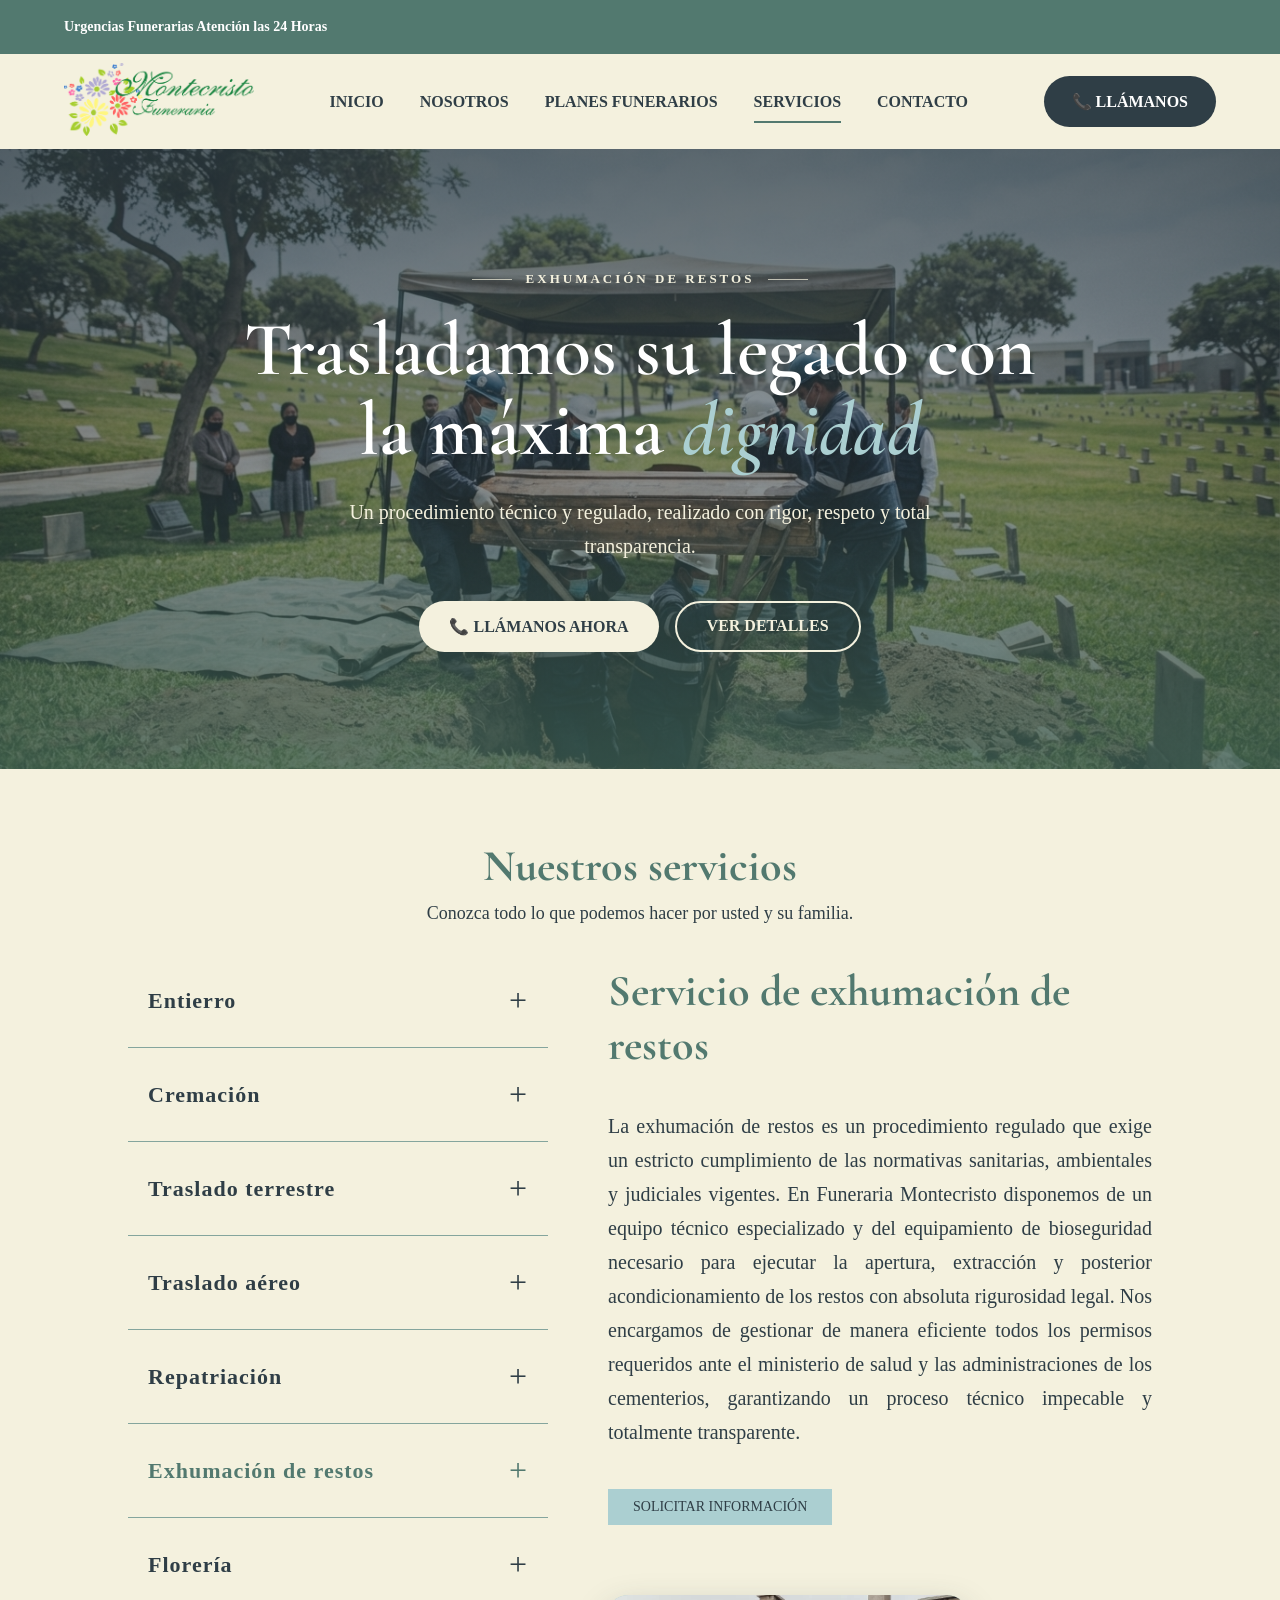
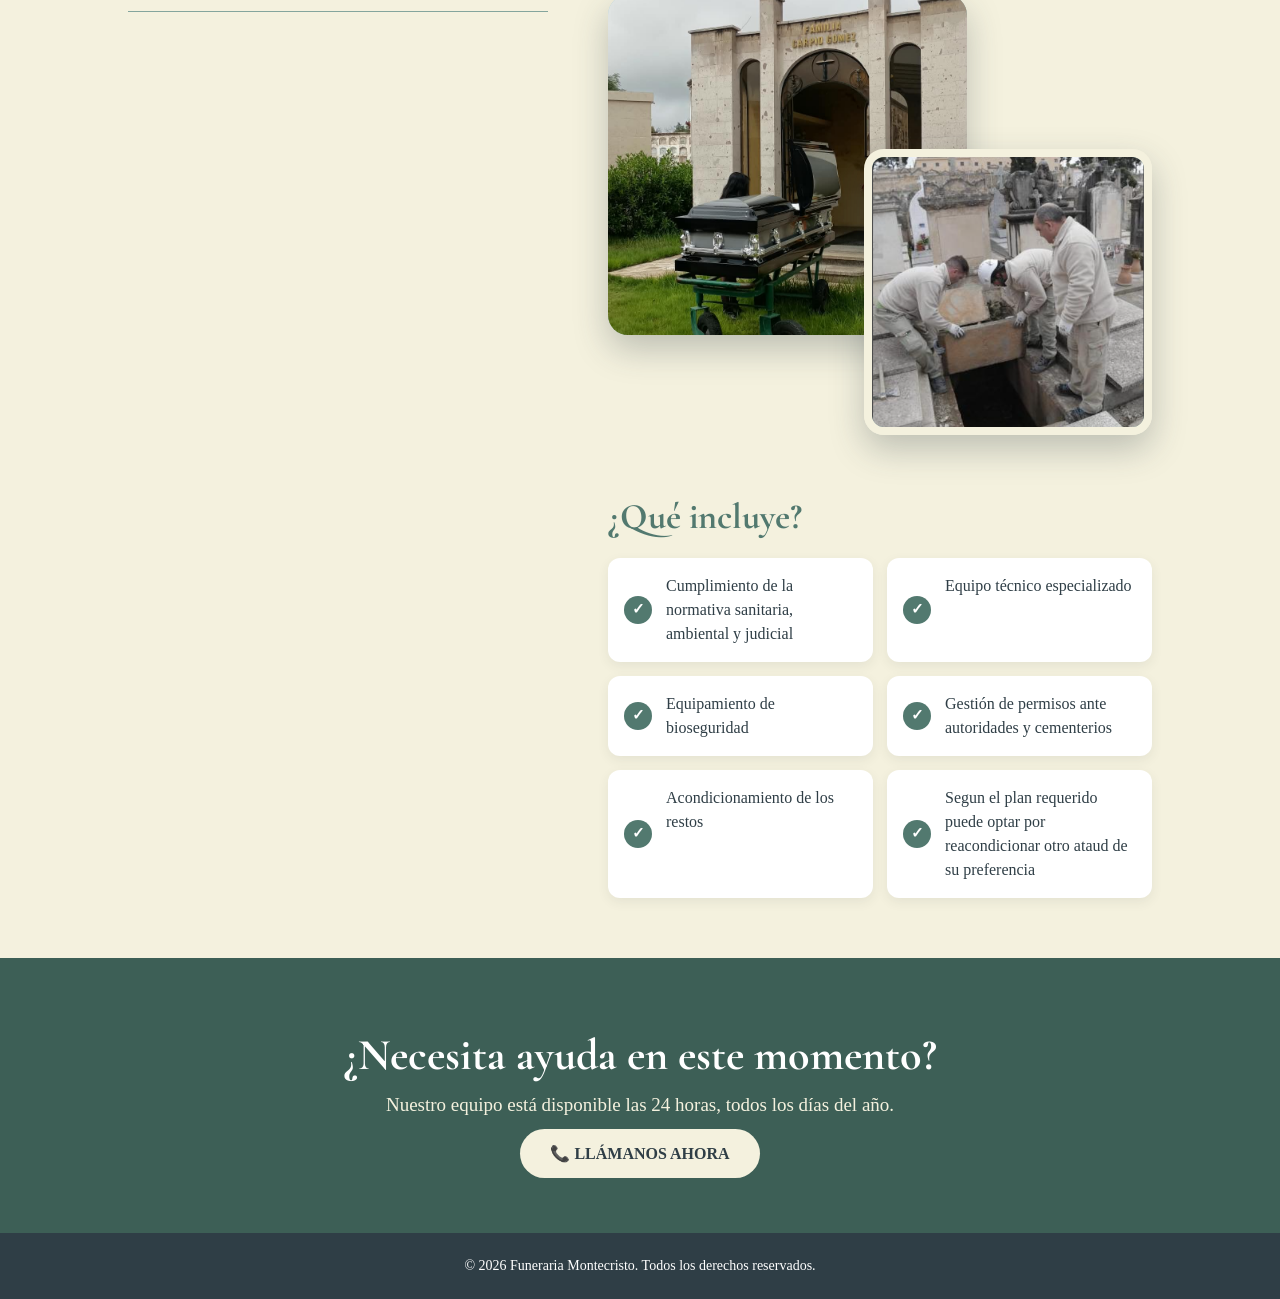
<file: Proyecto Final/exhumacion.html>
<!DOCTYPE html>
<html lang="es">

<head>
  <meta charset="UTF-8">
  <meta name="viewport" content="width=device-width, initial-scale=1.0">
  <title>Exhumación de restos | Funeraria Montecristo</title>

  <link rel="preconnect" href="https://fonts.googleapis.com">
  <link rel="preconnect" href="https://fonts.gstatic.com" crossorigin>
  <link href="https://fonts.googleapis.com/css2?family=Cormorant+Garamond:ital,wght@0,600;0,700;1,600&display=swap"
    rel="stylesheet">
  <link rel="stylesheet" href="css/estilos.css">
</head>

<body>

  <div class="barra-superior">
    <p>Urgencias Funerarias Atención las 24 Horas</p>
  </div>
  <header class="cabecera">
    <a href="index.html">
      <img class="logo" src="imagenes/Logos/logo2.png" alt="Logo Funeraria Montecristo">
    </a>

    <input type="checkbox" id="menu-check" class="menu-check">
    <label for="menu-check" class="menu-boton" aria-label="Abrir menú">
      <span></span>
      <span></span>
      <span></span>
    </label>

    <nav>
      <a href="index.html#inicio">Inicio</a>
      <a href="index.html#nosotros">Nosotros</a>
      <a href="index.html#planes">Planes funerarios</a>
      <a href="index.html#servicios" class="activo">Servicios</a>
      <a href="index.html#contacto">Contacto</a>
    </nav>
    <a class="boton" href="tel:+51970892582">📞 Llámanos</a>
  </header>
  <section class="portada hero-servicio hero-exhumacion">
    <div class="portada-contenido">
      <span class="portada-etiqueta">Exhumación de restos</span>
      <h1>Trasladamos su legado con la máxima <em>dignidad</em></h1>
      <p>Un procedimiento técnico y regulado, realizado con rigor, respeto y total transparencia.</p>
      <div class="portada-botones">
        <a class="boton-claro" href="tel:+51970892582">📞 Llámanos ahora</a>
        <a class="boton-secundario" href="#detalle">Ver detalles</a>
      </div>
    </div>
  </section>

  <div class="titulo-bloque" id="detalle">
    <h2 class="titulo-seccion">Nuestros servicios</h2>
    <p class="subtitulo-seccion">Conozca todo lo que podemos hacer por usted y su familia.</p>
  </div>

  <main class="detalle-servicio">
    <aside class="menu-servicios">
      <a href="entierro.html" class="opcion-servicio">Entierro</a>
      <a href="cremacion.html" class="opcion-servicio">Cremación</a>
      <a href="traslado-terrestre.html" class="opcion-servicio">Traslado terrestre</a>
      <a href="traslado-aereo.html" class="opcion-servicio">Traslado aéreo</a>
      <a href="repatriacion.html" class="opcion-servicio">Repatriación</a>
      <a href="exhumacion.html" class="opcion-servicio activo">Exhumación de restos</a>
      <a href="floreria.html" class="opcion-servicio">Florería</a>
    </aside>

    <section class="contenido-servicio">
      <h2>Servicio de exhumación de restos</h2>

      <p>
        La exhumación de restos es un procedimiento regulado que exige un estricto cumplimiento de las normativas
        sanitarias, ambientales y judiciales vigentes. En Funeraria Montecristo disponemos de un equipo técnico
        especializado y del equipamiento de bioseguridad necesario para ejecutar la apertura, extracción y posterior
        acondicionamiento de los restos con absoluta rigurosidad legal. Nos encargamos de gestionar de manera eficiente
        todos los permisos requeridos ante el ministerio de salud y las administraciones de los cementerios,
        garantizando un proceso técnico impecable y totalmente transparente.
      </p>

      <a href="tel:+51970892582" class="boton-detalles">Solicitar información</a>

      <div class="collage">
        <div class="collage-foto collage-grande">
          <img src="imagenes/Exhumacion/Exhumacion_1.jpeg" alt="Servicio de exhumación de restos - imagen 1"
            loading="lazy">
        </div>
        <div class="collage-foto collage-pequena">
          <img src="imagenes/Exhumacion/exhumacion2.png" alt="Servicio de exhumación de restos - imagen 2"
            loading="lazy">
        </div>
      </div>

      <div class="servicio-incluye">
        <h3>¿Qué incluye?</h3>
        <ul class="lista-incluye">
          <li>Cumplimiento de la normativa sanitaria, ambiental y judicial</li>
          <li>Equipo técnico especializado</li>
          <li>Equipamiento de bioseguridad</li>
          <li>Gestión de permisos ante autoridades y cementerios</li>
          <li>Acondicionamiento de los restos</li>
          <li>Segun el plan requerido puede optar por reacondicionar otro ataud de su preferencia</li>
        </ul>
      </div>

    </section>

  </main>

  <section class="cta-servicio">
    <h2>¿Necesita ayuda en este momento?</h2>
    <p>Nuestro equipo está disponible las 24 horas, todos los días del año.</p>
    <a class="boton-claro" href="tel:+51970892582">📞 Llámanos ahora</a>
  </section>

  <footer class="pie">
    <p>&copy; 2026 Funeraria Montecristo. Todos los derechos reservados.</p>
  </footer>

</body>

</html>
</file>
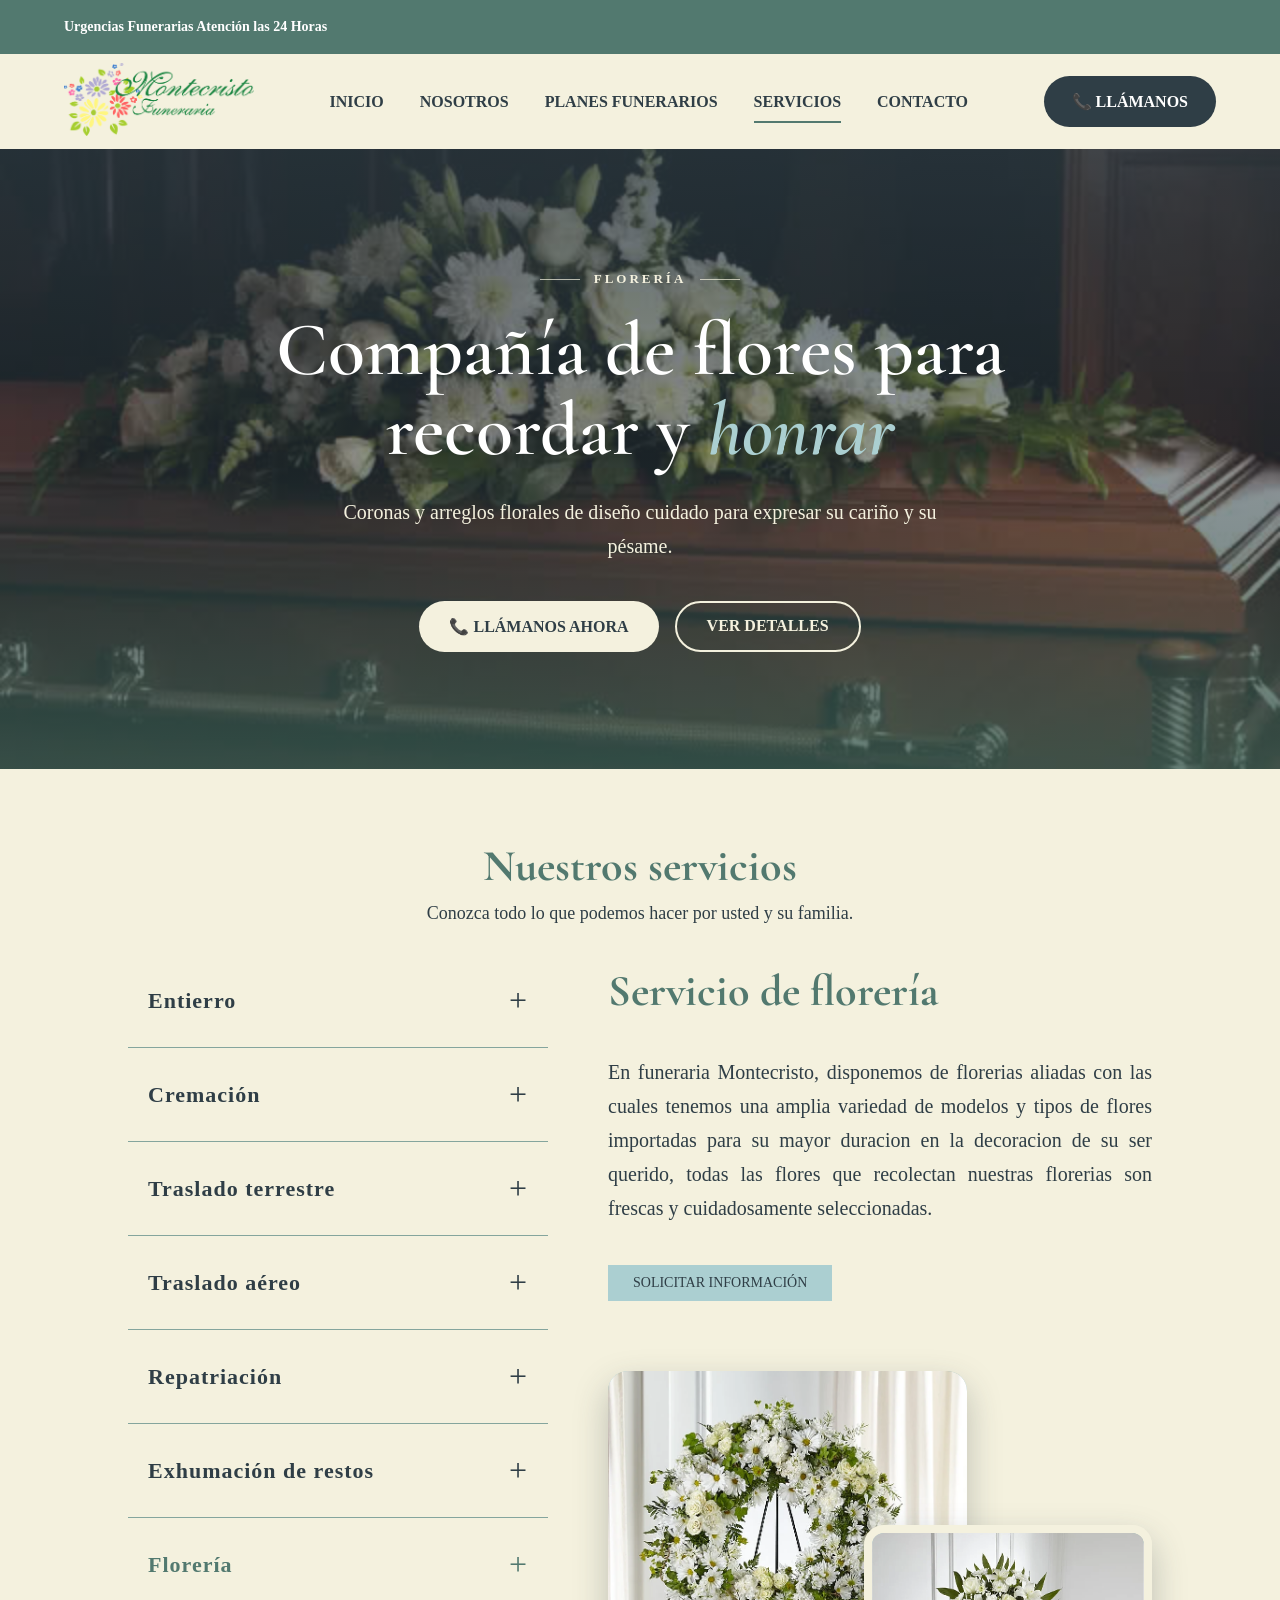
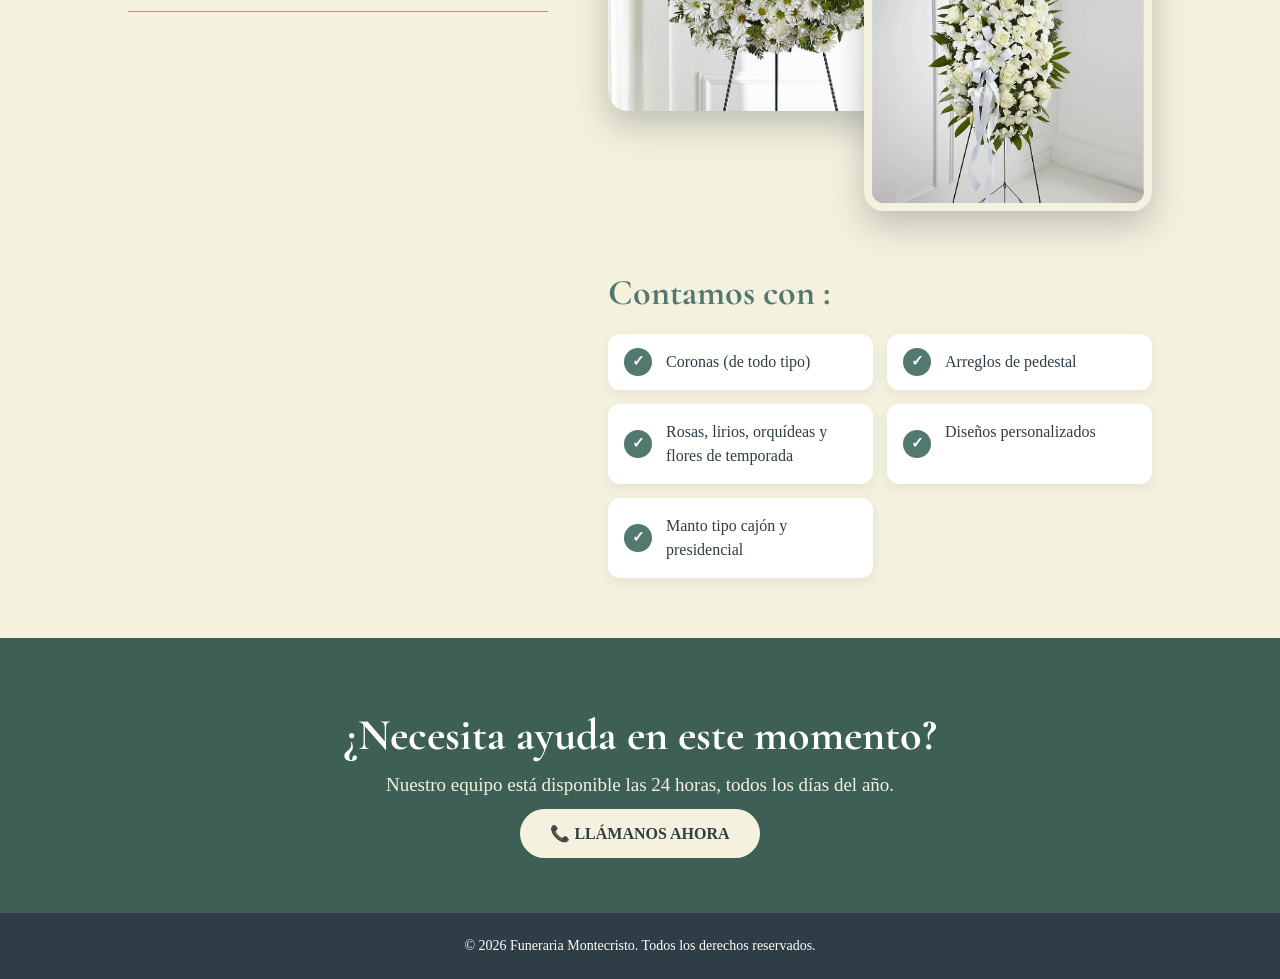
<file: Proyecto Final/floreria.html>
<!DOCTYPE html>
<html lang="es">

<head>
  <meta charset="UTF-8">
  <meta name="viewport" content="width=device-width, initial-scale=1.0">
  <title>Florería | Funeraria Montecristo</title>
  <link rel="preconnect" href="https://fonts.googleapis.com">
  <link rel="preconnect" href="https://fonts.gstatic.com" crossorigin>
  <link href="https://fonts.googleapis.com/css2?family=Cormorant+Garamond:ital,wght@0,600;0,700;1,600&display=swap"
    rel="stylesheet">
  <link rel="stylesheet" href="css/estilos.css">
</head>

<body>

  <div class="barra-superior">
    <p>Urgencias Funerarias Atención las 24 Horas</p>
  </div>


  <header class="cabecera">
    <a href="index.html">
      <img class="logo" src="imagenes/Logos/logo2.png" alt="Logo Funeraria Montecristo">
    </a>

    <input type="checkbox" id="menu-check" class="menu-check">
    <label for="menu-check" class="menu-boton" aria-label="Abrir menú">
      <span></span>
      <span></span>
      <span></span>
    </label>

    <nav>
      <a href="index.html#inicio">Inicio</a>
      <a href="index.html#nosotros">Nosotros</a>
      <a href="index.html#planes">Planes funerarios</a>
      <a href="index.html#servicios" class="activo">Servicios</a>
      <a href="index.html#contacto">Contacto</a>
    </nav>

    <a class="boton" href="tel:+51970892582">📞 Llámanos</a>
  </header>

  <section class="portada hero-servicio hero-floreria">
    <div class="portada-contenido">
      <span class="portada-etiqueta">Florería</span>
      <h1>Compañía de flores para recordar y <em>honrar</em></h1>
      <p>Coronas y arreglos florales de diseño cuidado para expresar su cariño y su pésame.</p>

      <div class="portada-botones">
        <a class="boton-claro" href="tel:+51970892582">📞 Llámanos ahora</a>
        <a class="boton-secundario" href="#detalle">Ver detalles</a>
      </div>
    </div>
  </section>

  <div class="titulo-bloque" id="detalle">
    <h2 class="titulo-seccion">Nuestros servicios</h2>
    <p class="subtitulo-seccion">Conozca todo lo que podemos hacer por usted y su familia.</p>
  </div>

  <main class="detalle-servicio">

    <aside class="menu-servicios">
      <a href="entierro.html" class="opcion-servicio">Entierro</a>
      <a href="cremacion.html" class="opcion-servicio">Cremación</a>
      <a href="traslado-terrestre.html" class="opcion-servicio">Traslado terrestre</a>
      <a href="traslado-aereo.html" class="opcion-servicio">Traslado aéreo</a>
      <a href="repatriacion.html" class="opcion-servicio">Repatriación</a>
      <a href="exhumacion.html" class="opcion-servicio">Exhumación de restos</a>
      <a href="floreria.html" class="opcion-servicio activo">Florería</a>
    </aside>

    <section class="contenido-servicio">
      <h2>Servicio de florería</h2>

      <p>
        En funeraria Montecristo, disponemos de florerias aliadas con las cuales tenemos una amplia variedad de modelos
        y tipos de flores
        importadas para su mayor duracion en la decoracion de su ser querido, todas las flores que recolectan nuestras
        florerias son
        frescas y cuidadosamente seleccionadas.
      </p>

      <a href="tel:+51970892582" class="boton-detalles">Solicitar información</a>

      <div class="collage">
        <div class="collage-foto collage-grande">
          <img src="imagenes/Floreria/corona1.png" alt="Servicio de florería - imagen 1" loading="lazy">
        </div>
        <div class="collage-foto collage-pequena">
          <img src="imagenes/Floreria/corona2.png" alt="Servicio de florería - imagen 2" loading="lazy">
        </div>
      </div>


      <div class="servicio-incluye">
        <h3>Contamos con :</h3>
        <ul class="lista-incluye">
          <li>Coronas (de todo tipo)</li>
          <li>Arreglos de pedestal</li>
          <li>Rosas, lirios, orquídeas y flores de temporada</li>
          <li>Diseños personalizados</li>
          <li>Manto tipo cajón y presidencial</li>
        </ul>
      </div>
    </section>

  </main>

  <section class="cta-servicio">
    <h2>¿Necesita ayuda en este momento?</h2>
    <p>Nuestro equipo está disponible las 24 horas, todos los días del año.</p>
    <a class="boton-claro" href="tel:+51970892582">📞 Llámanos ahora</a>
  </section>

  <footer class="pie">
    <p>&copy; 2026 Funeraria Montecristo. Todos los derechos reservados.</p>
  </footer>

</body>

</html>
</file>
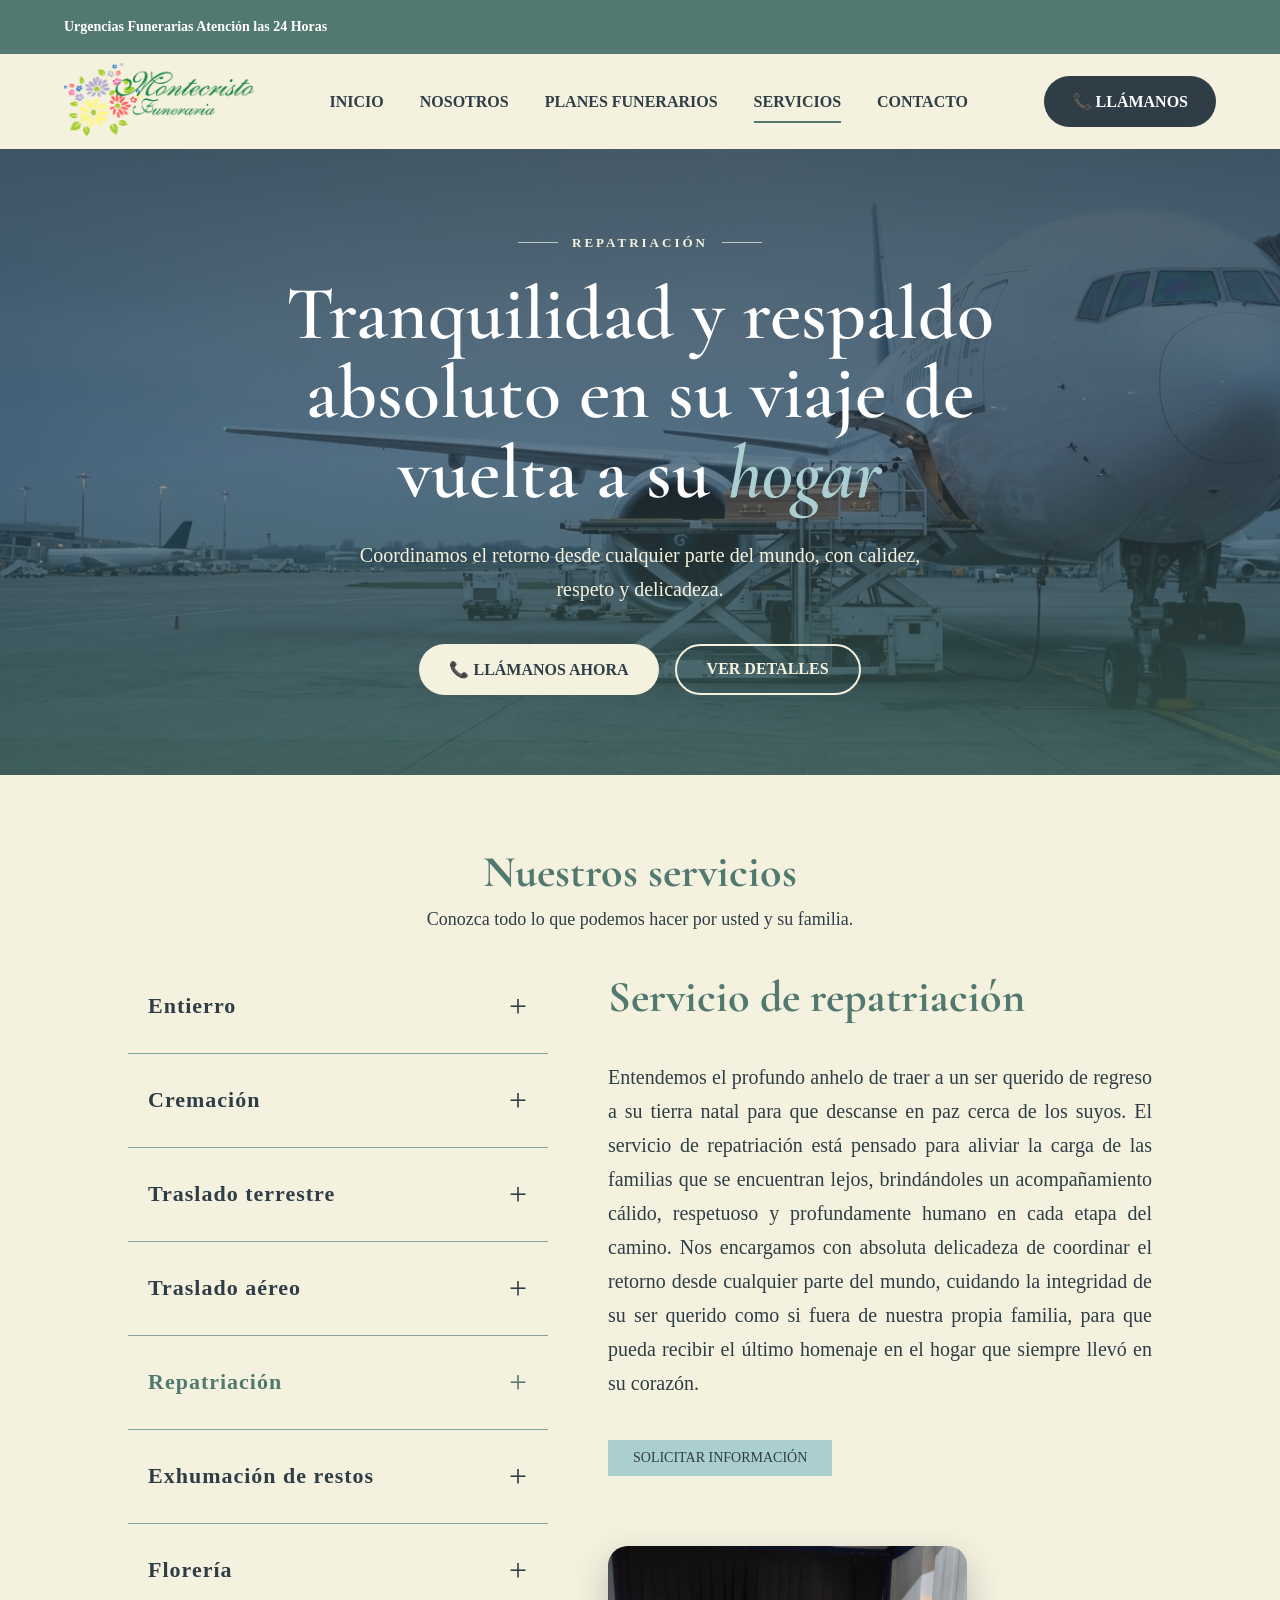
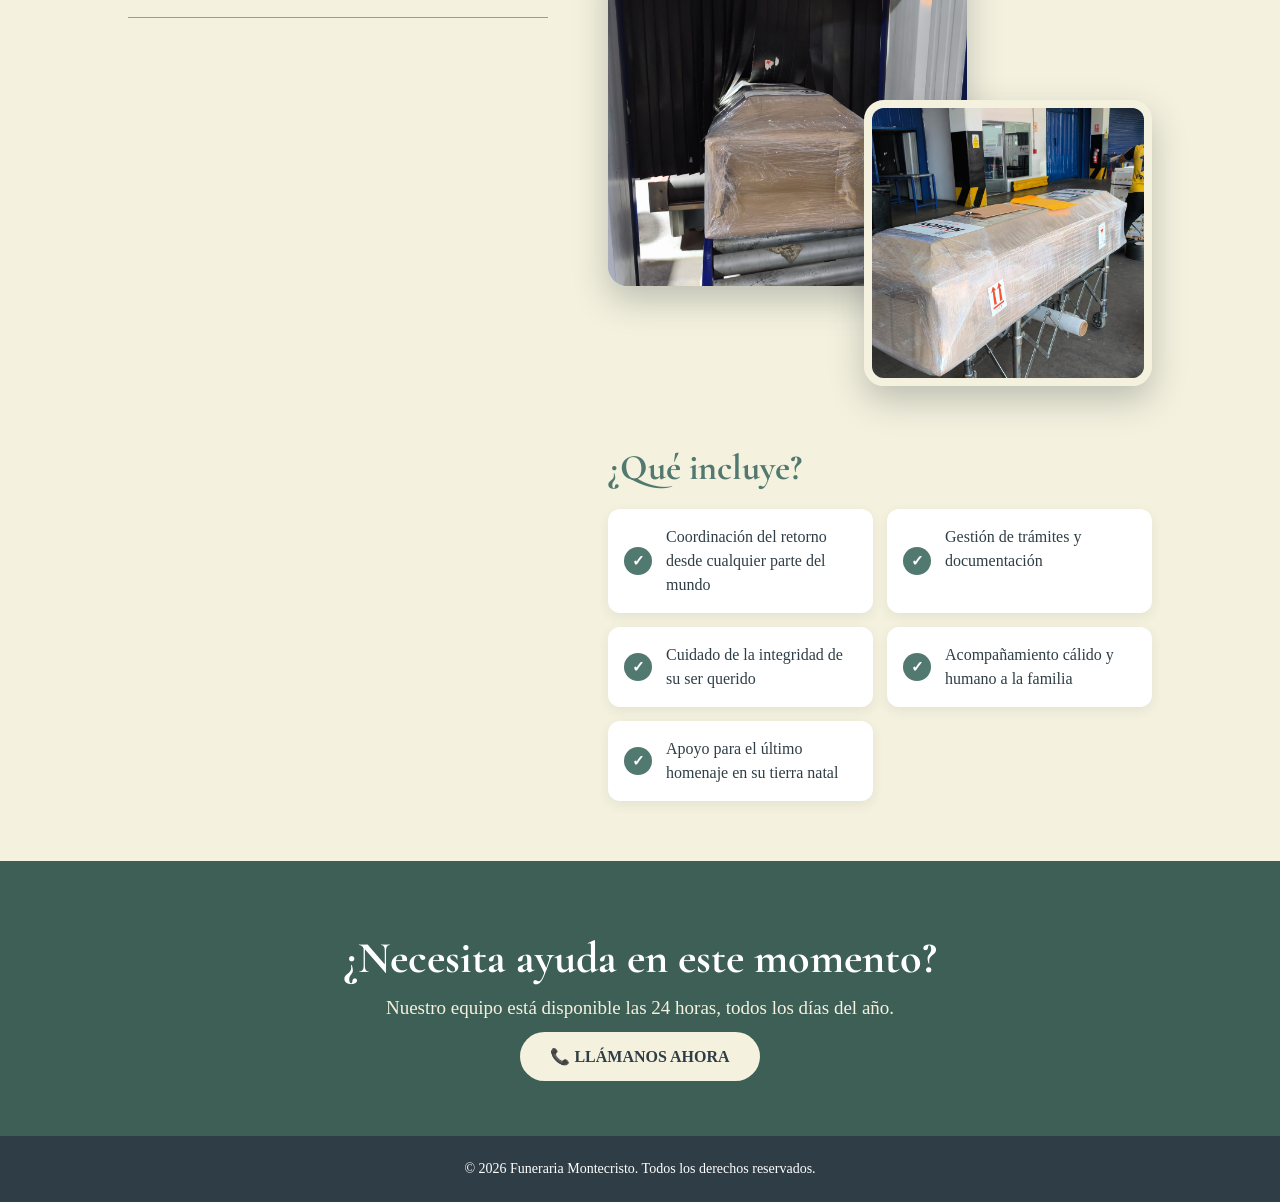
<file: Proyecto Final/repatriacion.html>
<!DOCTYPE html>
<html lang="es">

<head>
  <meta charset="UTF-8">
  <meta name="viewport" content="width=device-width, initial-scale=1.0">
  <title>Repatriación | Funeraria Montecristo</title>

  <link rel="preconnect" href="https://fonts.googleapis.com">
  <link rel="preconnect" href="https://fonts.gstatic.com" crossorigin>
  <link href="https://fonts.googleapis.com/css2?family=Cormorant+Garamond:ital,wght@0,600;0,700;1,600&display=swap"
    rel="stylesheet">
  <link rel="stylesheet" href="css/estilos.css">
</head>

<body>

  <div class="barra-superior">
    <p>Urgencias Funerarias Atención las 24 Horas</p>
  </div>

  <header class="cabecera">
    <a href="index.html">
      <img class="logo" src="imagenes/Logos/logo2.png" alt="Logo Funeraria Montecristo">
    </a>

    <input type="checkbox" id="menu-check" class="menu-check">
    <label for="menu-check" class="menu-boton" aria-label="Abrir menú">
      <span></span>
      <span></span>
      <span></span>
    </label>

    <nav>
      <a href="index.html#inicio">Inicio</a>
      <a href="index.html#nosotros">Nosotros</a>
      <a href="index.html#planes">Planes funerarios</a>
      <a href="index.html#servicios" class="activo">Servicios</a>
      <a href="index.html#contacto">Contacto</a>
    </nav>
    <a class="boton" href="tel:+51970892582">📞 Llámanos</a>
  </header>

  <section class="portada hero-servicio hero-repatriacion">
    <div class="portada-contenido">
      <span class="portada-etiqueta">Repatriación</span>
      <h1>Tranquilidad y respaldo absoluto en su viaje de vuelta a su <em>hogar</em></h1>
      <p>Coordinamos el retorno desde cualquier parte del mundo, con calidez, respeto y delicadeza.</p>

      <div class="portada-botones">
        <a class="boton-claro" href="tel:+51970892582">📞 Llámanos ahora</a>
        <a class="boton-secundario" href="#detalle">Ver detalles</a>
      </div>
    </div>
  </section>

  <div class="titulo-bloque" id="detalle">
    <h2 class="titulo-seccion">Nuestros servicios</h2>
    <p class="subtitulo-seccion">Conozca todo lo que podemos hacer por usted y su familia.</p>
  </div>

  <main class="detalle-servicio">

    <aside class="menu-servicios">
      <a href="entierro.html" class="opcion-servicio">Entierro</a>
      <a href="cremacion.html" class="opcion-servicio">Cremación</a>
      <a href="traslado-terrestre.html" class="opcion-servicio">Traslado terrestre</a>
      <a href="traslado-aereo.html" class="opcion-servicio">Traslado aéreo</a>
      <a href="repatriacion.html" class="opcion-servicio activo">Repatriación</a>
      <a href="exhumacion.html" class="opcion-servicio">Exhumación de restos</a>
      <a href="floreria.html" class="opcion-servicio">Florería</a>
    </aside>

    <section class="contenido-servicio">
      <h2>Servicio de repatriación</h2>

      <p>
        Entendemos el profundo anhelo de traer a un ser querido de regreso a su tierra natal para que descanse en paz
        cerca de los suyos. El servicio de repatriación está pensado para aliviar la carga de las familias que se
        encuentran lejos, brindándoles un acompañamiento cálido, respetuoso y profundamente humano en cada etapa del
        camino. Nos encargamos con absoluta delicadeza de coordinar el retorno desde cualquier parte del mundo, cuidando
        la integridad de su ser querido como si fuera de nuestra propia familia, para que pueda recibir el último
        homenaje en el hogar que siempre llevó en su corazón.
      </p>

      <a href="tel:+51970892582" class="boton-detalles">Solicitar información</a>

      <div class="collage">
        <div class="collage-foto collage-grande">
          <img src="imagenes/Repatriacion/Repatriacion.jpeg" alt="Servicio de repatriación - imagen 1" loading="lazy">
        </div>
        <div class="collage-foto collage-pequena">
          <img src="imagenes/Repatriacion/Repatriacion_2.jpeg" alt="Servicio de repatriación - imagen 2" loading="lazy">
        </div>
      </div>

      <div class="servicio-incluye">
        <h3>¿Qué incluye?</h3>
        <ul class="lista-incluye">
          <li>Coordinación del retorno desde cualquier parte del mundo</li>
          <li>Gestión de trámites y documentación</li>
          <li>Cuidado de la integridad de su ser querido</li>
          <li>Acompañamiento cálido y humano a la familia</li>
          <li>Apoyo para el último homenaje en su tierra natal</li>
        </ul>
      </div>
    </section>

  </main>

  <section class="cta-servicio">
    <h2>¿Necesita ayuda en este momento?</h2>
    <p>Nuestro equipo está disponible las 24 horas, todos los días del año.</p>
    <a class="boton-claro" href="tel:+51970892582">📞 Llámanos ahora</a>
  </section>

  <footer class="pie">
    <p>&copy; 2026 Funeraria Montecristo. Todos los derechos reservados.</p>
  </footer>

</body>

</html>
</file>
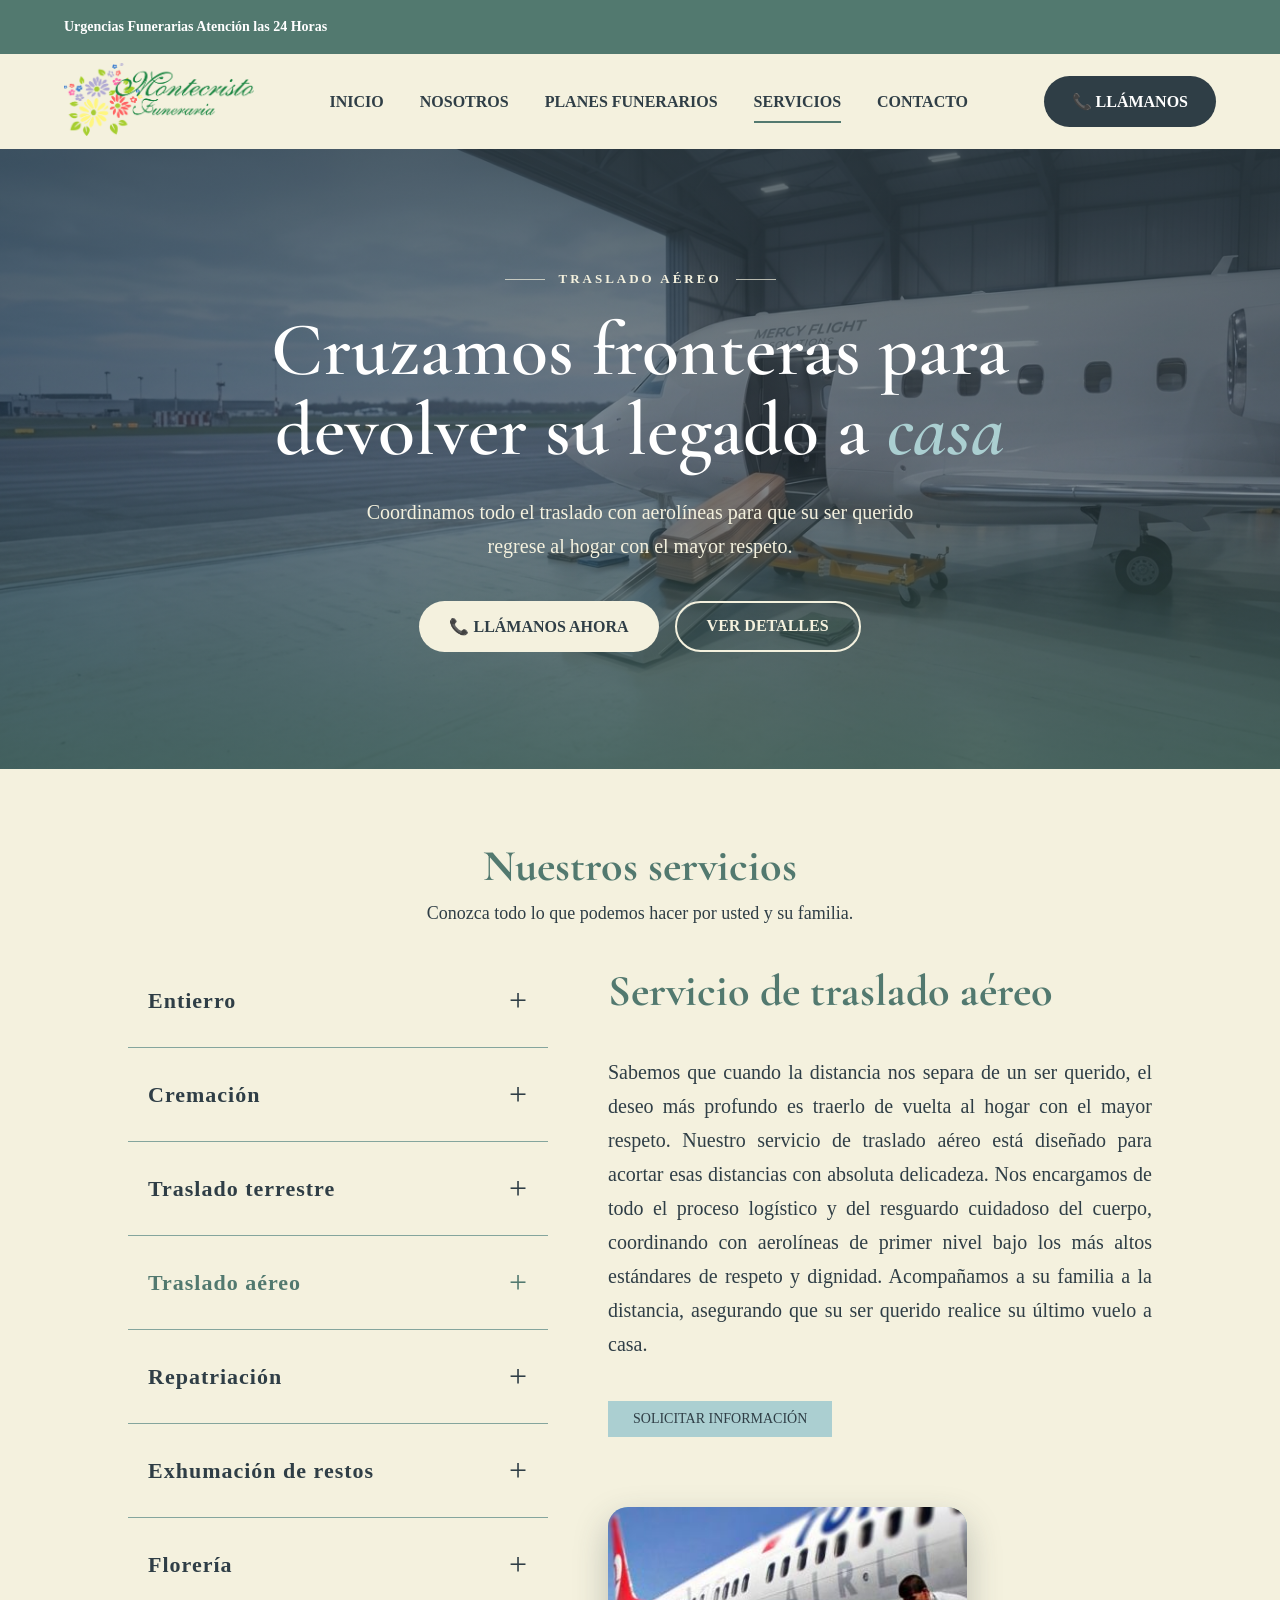
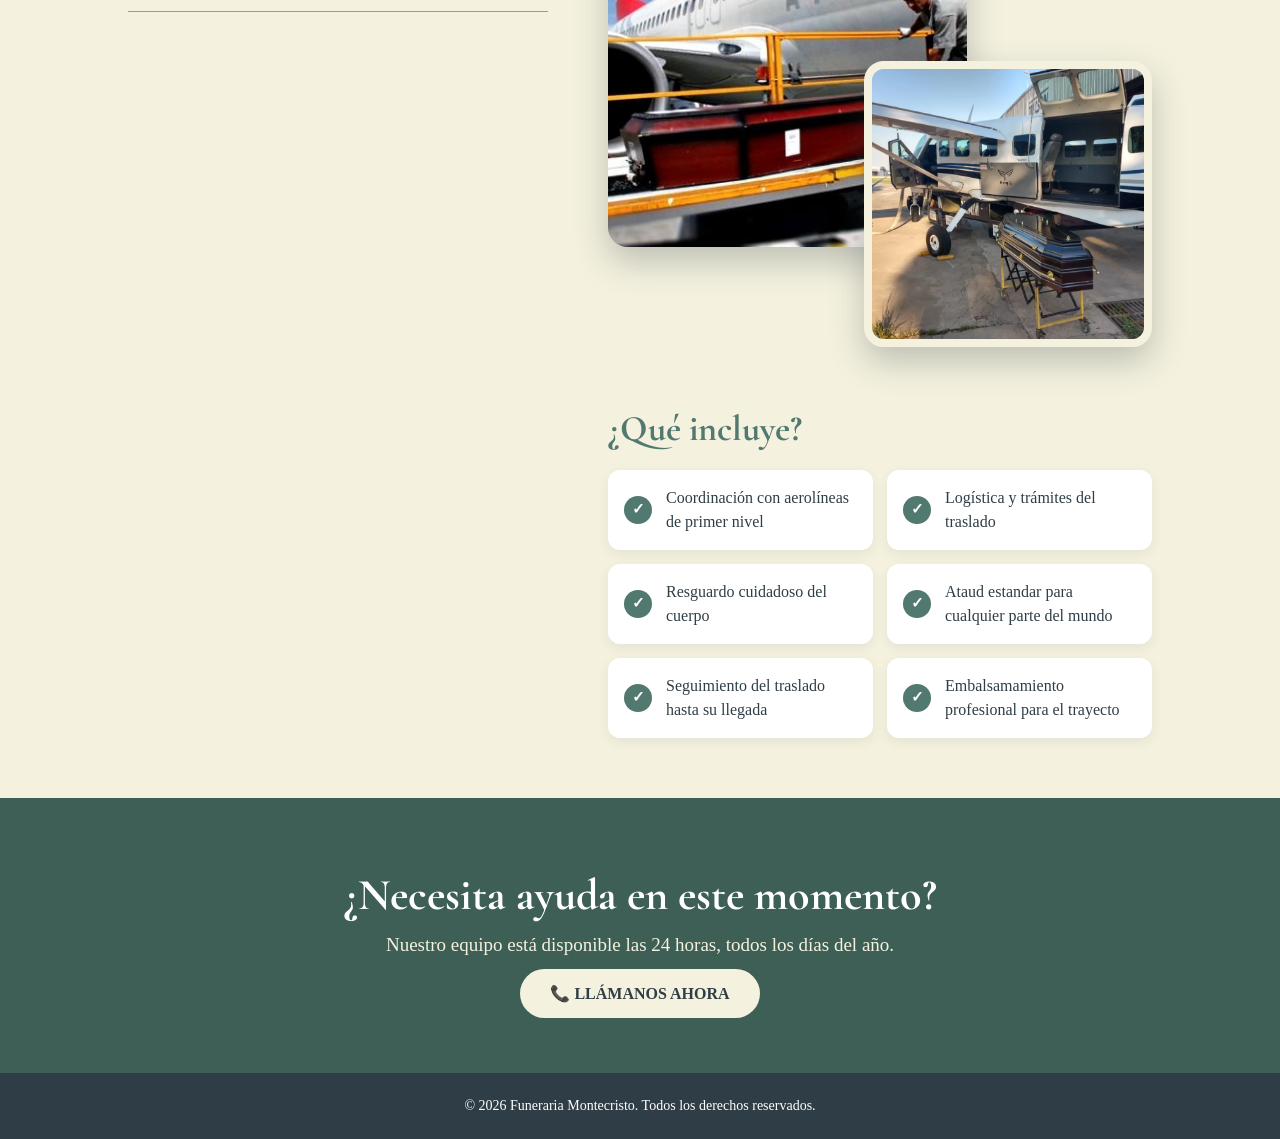
<file: Proyecto Final/traslado-aereo.html>
<!DOCTYPE html>
<html lang="es">

<head>
  <meta charset="UTF-8">
  <meta name="viewport" content="width=device-width, initial-scale=1.0">
  <title>Traslado aéreo | Funeraria Montecristo</title>

  <link rel="preconnect" href="https://fonts.googleapis.com">
  <link rel="preconnect" href="https://fonts.gstatic.com" crossorigin>
  <link href="https://fonts.googleapis.com/css2?family=Cormorant+Garamond:ital,wght@0,600;0,700;1,600&display=swap"
    rel="stylesheet">
  <link rel="stylesheet" href="css/estilos.css">
</head>

<body>

  <div class="barra-superior">
    <p>Urgencias Funerarias Atención las 24 Horas</p>
  </div>

  <header class="cabecera">
    <a href="index.html">
      <img class="logo" src="imagenes/Logos/logo2.png" alt="Logo Funeraria Montecristo">
    </a>

    <input type="checkbox" id="menu-check" class="menu-check">
    <label for="menu-check" class="menu-boton" aria-label="Abrir menú">
      <span></span>
      <span></span>
      <span></span>
    </label>

    <nav>
      <a href="index.html#inicio">Inicio</a>
      <a href="index.html#nosotros">Nosotros</a>
      <a href="index.html#planes">Planes funerarios</a>
      <a href="index.html#servicios" class="activo">Servicios</a>
      <a href="index.html#contacto">Contacto</a>
    </nav>

    <a class="boton" href="tel:+51970892582">📞 Llámanos</a>
  </header>


  <section class="portada hero-servicio hero-traslado-aereo">
    <div class="portada-contenido">
      <span class="portada-etiqueta">Traslado aéreo</span>
      <h1>Cruzamos fronteras para devolver su legado a <em>casa</em></h1>
      <p>Coordinamos todo el traslado con aerolíneas para que su ser querido regrese al hogar con el mayor respeto.</p>

      <div class="portada-botones">
        <a class="boton-claro" href="tel:+51970892582">📞 Llámanos ahora</a>
        <a class="boton-secundario" href="#detalle">Ver detalles</a>
      </div>
    </div>
  </section>

  <div class="titulo-bloque" id="detalle">
    <h2 class="titulo-seccion">Nuestros servicios</h2>
    <p class="subtitulo-seccion">Conozca todo lo que podemos hacer por usted y su familia.</p>
  </div>

  <main class="detalle-servicio">

    <aside class="menu-servicios">
      <a href="entierro.html" class="opcion-servicio">Entierro</a>
      <a href="cremacion.html" class="opcion-servicio">Cremación</a>
      <a href="traslado-terrestre.html" class="opcion-servicio">Traslado terrestre</a>
      <a href="traslado-aereo.html" class="opcion-servicio activo">Traslado aéreo</a>
      <a href="repatriacion.html" class="opcion-servicio">Repatriación</a>
      <a href="exhumacion.html" class="opcion-servicio">Exhumación de restos</a>
      <a href="floreria.html" class="opcion-servicio">Florería</a>
    </aside>

    <section class="contenido-servicio">
      <h2>Servicio de traslado aéreo</h2>

      <p>
        Sabemos que cuando la distancia nos separa de un ser querido, el deseo más profundo es traerlo de vuelta al
        hogar con el mayor respeto. Nuestro servicio de traslado aéreo está diseñado para acortar esas distancias con
        absoluta delicadeza. Nos encargamos de todo el proceso logístico y del resguardo cuidadoso del
        cuerpo, coordinando con aerolíneas de primer nivel bajo los más altos estándares de respeto y dignidad.
        Acompañamos a su familia a la distancia, asegurando que su ser querido realice su último vuelo a casa.
      </p>

      <a href="tel:+51970892582" class="boton-detalles">Solicitar información</a>

      <div class="collage">
        <div class="collage-foto collage-grande">
          <img src="imagenes/Aereo/Aereo.jpg" alt="Servicio de traslado aéreo - imagen 1" loading="lazy">
        </div>
        <div class="collage-foto collage-pequena">
          <img src="imagenes/Aereo/Aereo_2.png" alt="Servicio de traslado aéreo - imagen 2" loading="lazy">
        </div>
      </div>

      <div class="servicio-incluye">
        <h3>¿Qué incluye?</h3>
        <ul class="lista-incluye">
          <li>Coordinación con aerolíneas de primer nivel</li>
          <li>Logística y trámites del traslado</li>
          <li>Resguardo cuidadoso del cuerpo</li>
          <li>Ataud estandar para cualquier parte del mundo</li>
          <li>Seguimiento del traslado hasta su llegada</li>
          <li>Embalsamamiento profesional para el trayecto</li>
        </ul>
      </div>
    </section>

  </main>

  <section class="cta-servicio">
    <h2>¿Necesita ayuda en este momento?</h2>
    <p>Nuestro equipo está disponible las 24 horas, todos los días del año.</p>
    <a class="boton-claro" href="tel:+51970892582">📞 Llámanos ahora</a>
  </section>

  <footer class="pie">
    <p>&copy; 2026 Funeraria Montecristo. Todos los derechos reservados.</p>
  </footer>

</body>

</html>
</file>
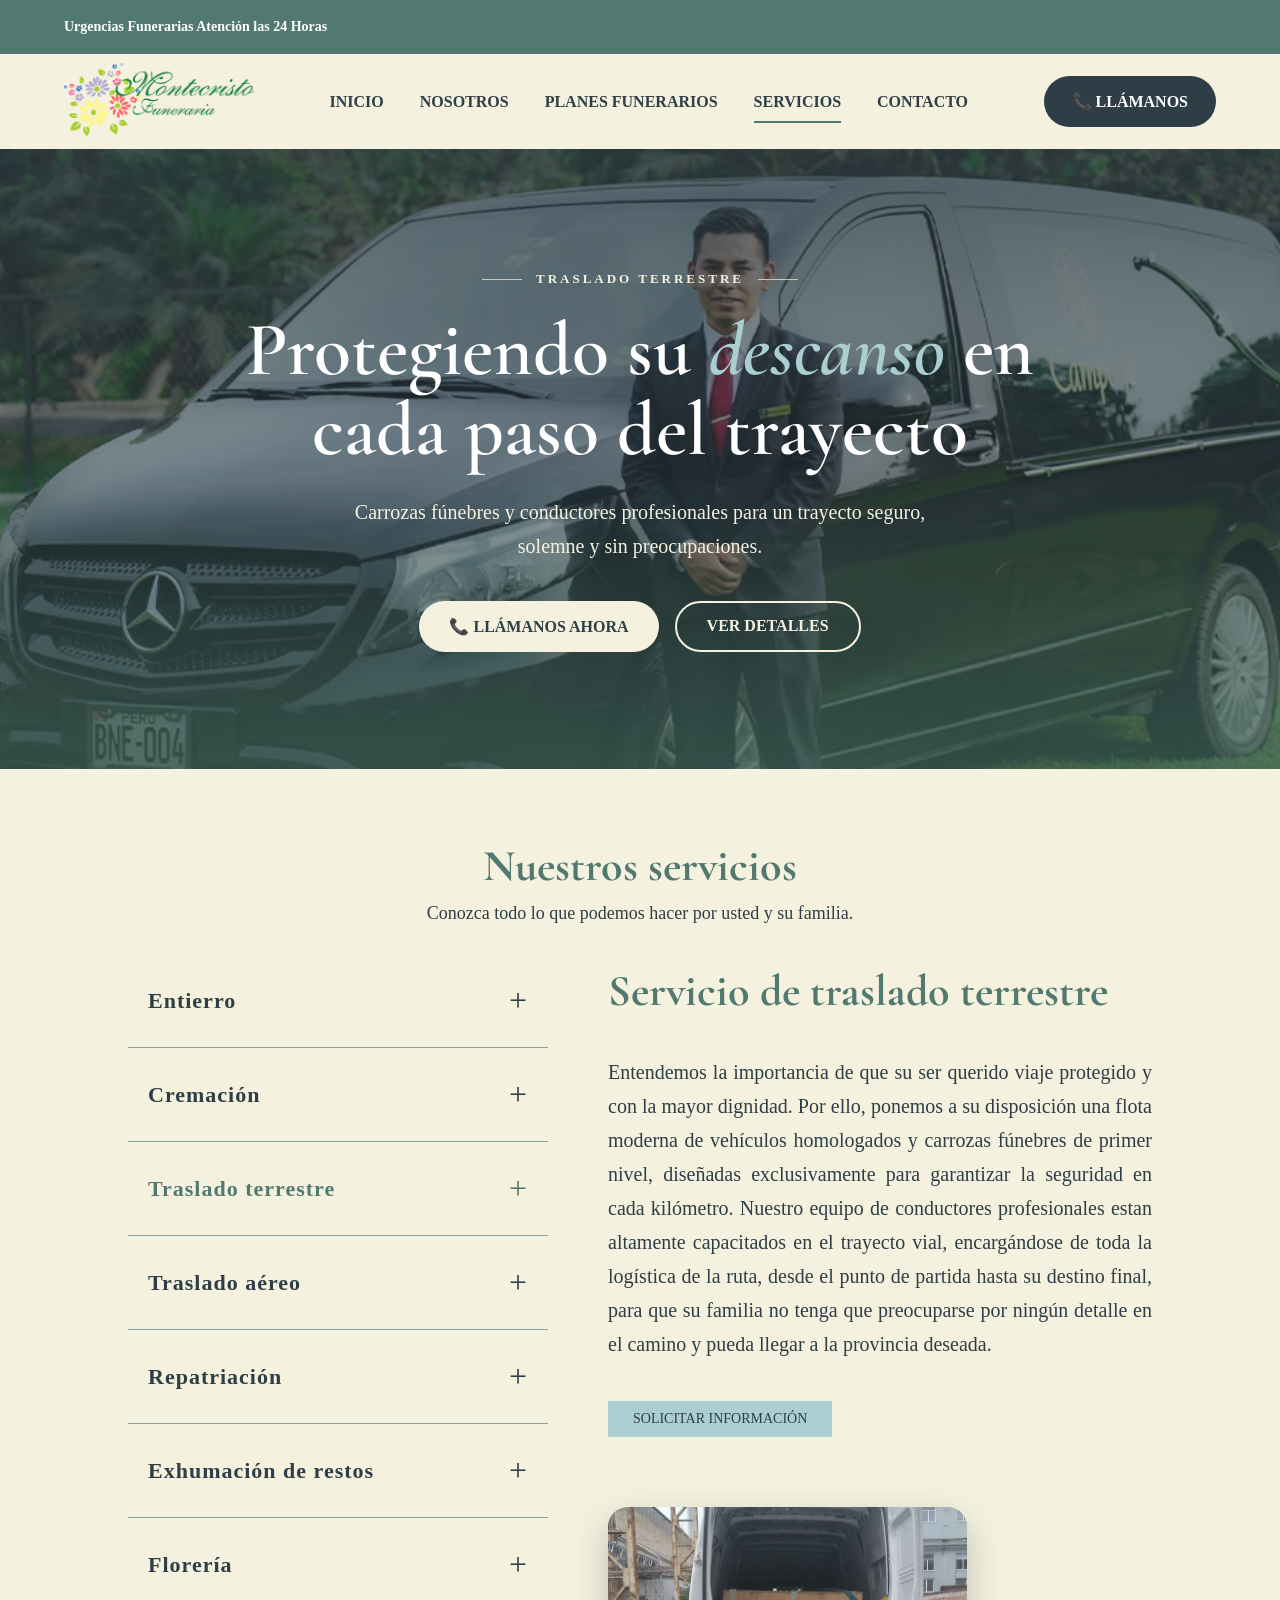
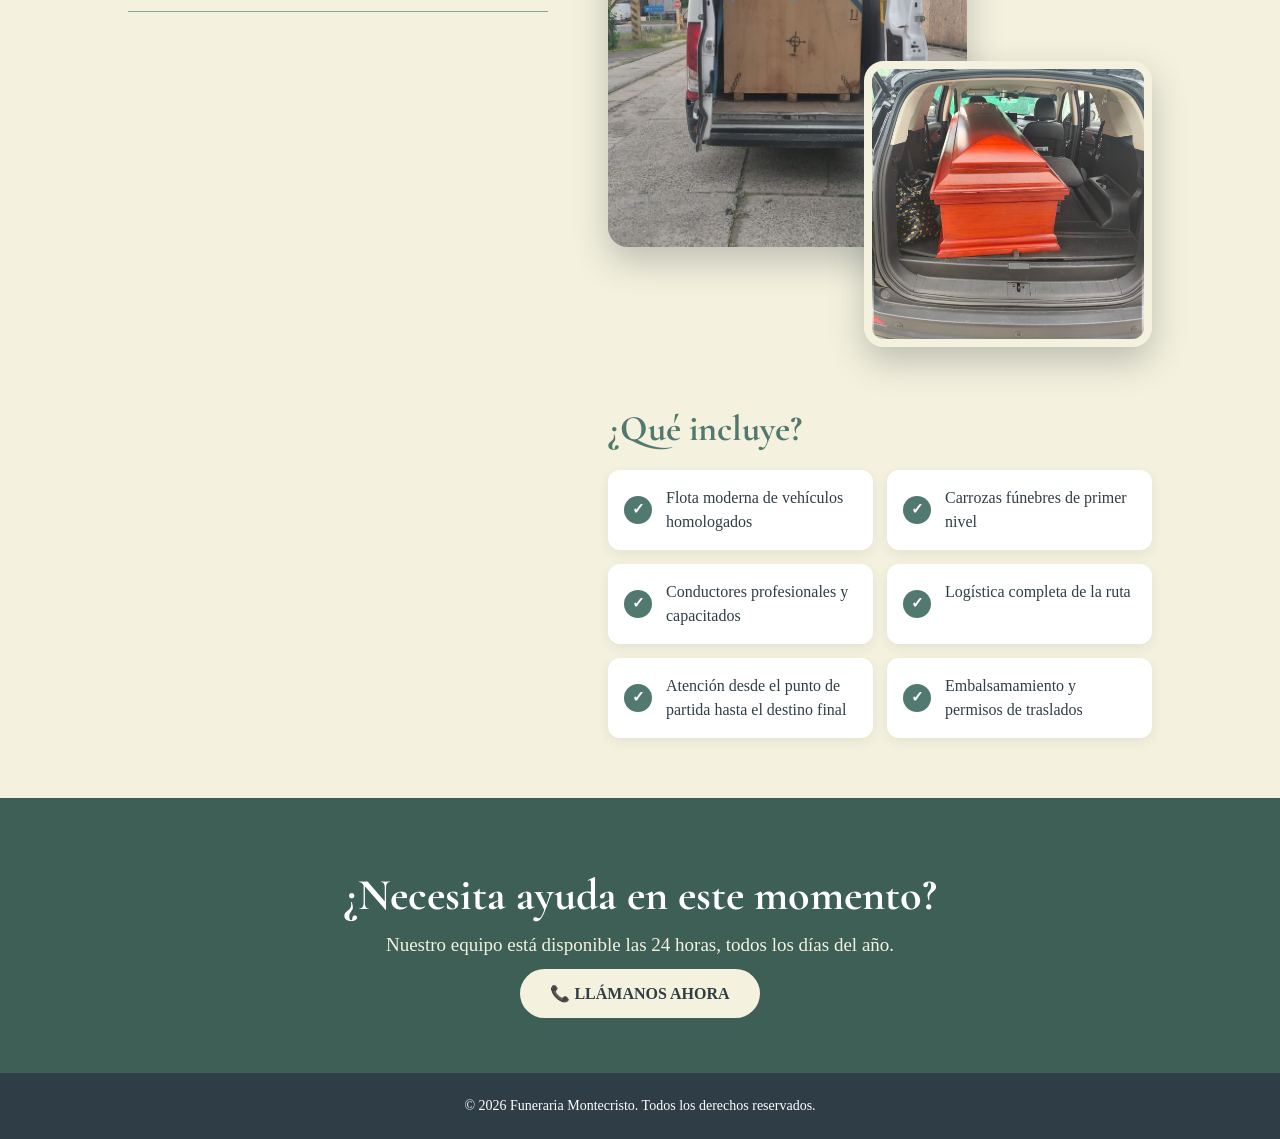
<file: Proyecto Final/traslado-terrestre.html>
<!DOCTYPE html>
<html lang="es">

<head>
  <meta charset="UTF-8">
  <meta name="viewport" content="width=device-width, initial-scale=1.0">
  <title>Traslado terrestre | Funeraria Montecristo</title>

  <link rel="preconnect" href="https://fonts.googleapis.com">
  <link rel="preconnect" href="https://fonts.gstatic.com" crossorigin>
  <link href="https://fonts.googleapis.com/css2?family=Cormorant+Garamond:ital,wght@0,600;0,700;1,600&display=swap"
    rel="stylesheet">
  <link rel="stylesheet" href="css/estilos.css">
</head>

<body>

  <div class="barra-superior">
    <p>Urgencias Funerarias Atención las 24 Horas</p>
  </div>

  <header class="cabecera">
    <a href="index.html">
      <img class="logo" src="imagenes/Logos/logo2.png" alt="Logo Funeraria Montecristo">
    </a>

    <input type="checkbox" id="menu-check" class="menu-check">
    <label for="menu-check" class="menu-boton" aria-label="Abrir menú">
      <span></span>
      <span></span>
      <span></span>
    </label>

    <nav>
      <a href="index.html#inicio">Inicio</a>
      <a href="index.html#nosotros">Nosotros</a>
      <a href="index.html#planes">Planes funerarios</a>
      <a href="index.html#servicios" class="activo">Servicios</a>
      <a href="index.html#contacto">Contacto</a>
    </nav>
    <a class="boton" href="tel:+51970892582">📞 Llámanos</a>
  </header>

  <section class="portada hero-servicio hero-traslado-terrestre">
    <div class="portada-contenido">
      <span class="portada-etiqueta">Traslado terrestre</span>
      <h1>Protegiendo su <em>descanso</em> en cada paso del trayecto</h1>
      <p>Carrozas fúnebres y conductores profesionales para un trayecto seguro, solemne y sin preocupaciones.</p>
      <div class="portada-botones">
        <a class="boton-claro" href="tel:+51970892582">📞 Llámanos ahora</a>
        <a class="boton-secundario" href="#detalle">Ver detalles</a>
      </div>
    </div>
  </section>

  <div class="titulo-bloque" id="detalle">
    <h2 class="titulo-seccion">Nuestros servicios</h2>
    <p class="subtitulo-seccion">Conozca todo lo que podemos hacer por usted y su familia.</p>
  </div>

  <main class="detalle-servicio">

    <aside class="menu-servicios">
      <a href="entierro.html" class="opcion-servicio">Entierro</a>
      <a href="cremacion.html" class="opcion-servicio">Cremación</a>
      <a href="traslado-terrestre.html" class="opcion-servicio activo">Traslado terrestre</a>
      <a href="traslado-aereo.html" class="opcion-servicio">Traslado aéreo</a>
      <a href="repatriacion.html" class="opcion-servicio">Repatriación</a>
      <a href="exhumacion.html" class="opcion-servicio">Exhumación de restos</a>
      <a href="floreria.html" class="opcion-servicio">Florería</a>
    </aside>


    <section class="contenido-servicio">
      <h2>Servicio de traslado terrestre</h2>

      <p>
        Entendemos la importancia de que su ser querido viaje protegido y con la mayor dignidad. Por ello, ponemos a su
        disposición una flota moderna de vehículos homologados y carrozas fúnebres de primer nivel, diseñadas
        exclusivamente para garantizar la seguridad en cada kilómetro. Nuestro equipo de conductores profesionales estan
        altamente capacitados en el trayecto vial, encargándose de toda la logística de la ruta,
        desde el punto de partida hasta su destino final, para que su familia no tenga que preocuparse por ningún
        detalle en el camino y pueda llegar a la provincia deseada.
      </p>

      <a href="tel:+51970892582" class="boton-detalles">Solicitar información</a>


      <div class="collage">
        <div class="collage-foto collage-grande">
          <img src="imagenes/Terrestre/Traslado.jpg" alt="Servicio de traslado terrestre - imagen 1" loading="lazy">
        </div>
        <div class="collage-foto collage-pequena">
          <img src="imagenes/Terrestre/traslado_2.jpeg" alt="Servicio de traslado terrestre - imagen 2" loading="lazy">
        </div>
      </div>

      <div class="servicio-incluye">
        <h3>¿Qué incluye?</h3>
        <ul class="lista-incluye">
          <li>Flota moderna de vehículos homologados</li>
          <li>Carrozas fúnebres de primer nivel</li>
          <li>Conductores profesionales y capacitados</li>
          <li>Logística completa de la ruta</li>
          <li>Atención desde el punto de partida hasta el destino final</li>
          <li>Embalsamamiento y permisos de traslados</li>
        </ul>
      </div>
    </section>

  </main>

  <section class="cta-servicio">
    <h2>¿Necesita ayuda en este momento?</h2>
    <p>Nuestro equipo está disponible las 24 horas, todos los días del año.</p>
    <a class="boton-claro" href="tel:+51970892582">📞 Llámanos ahora</a>
  </section>

  <footer class="pie">
    <p>&copy; 2026 Funeraria Montecristo. Todos los derechos reservados.</p>
  </footer>

</body>

</html>
</file>
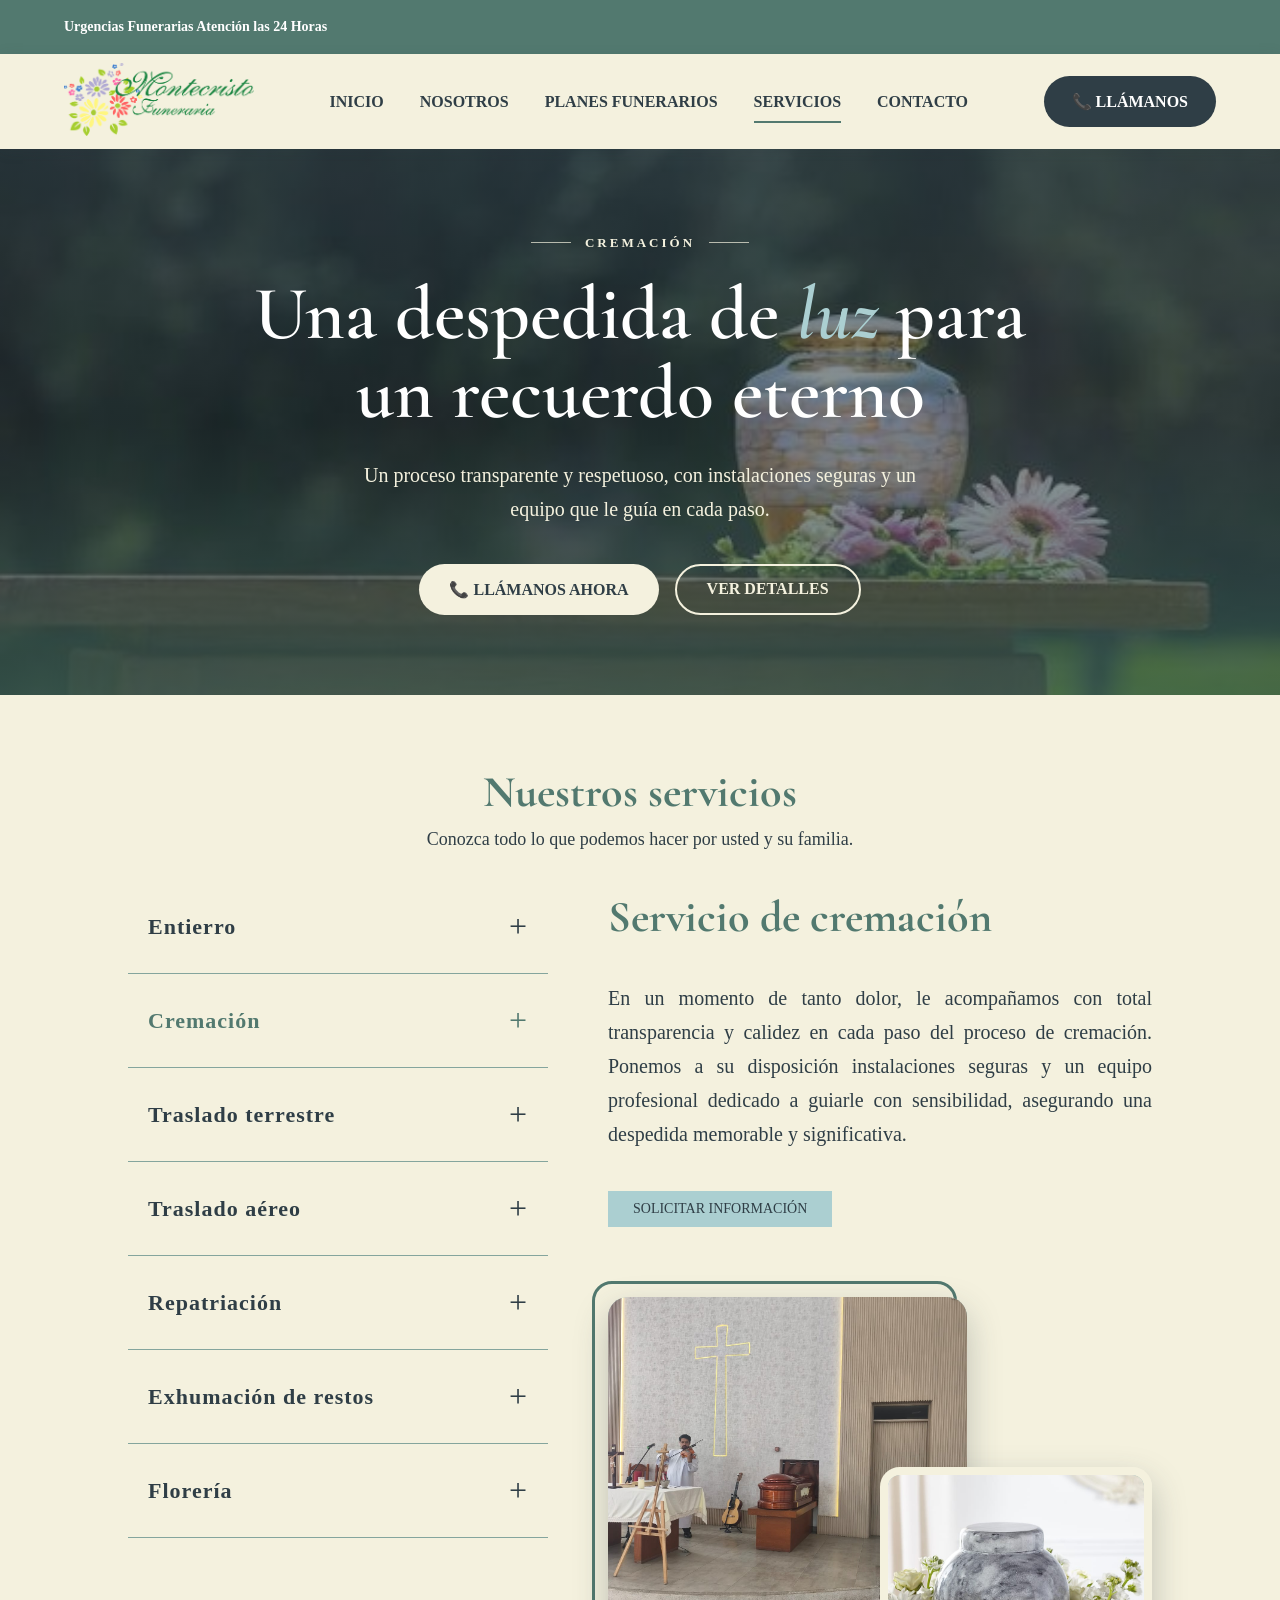
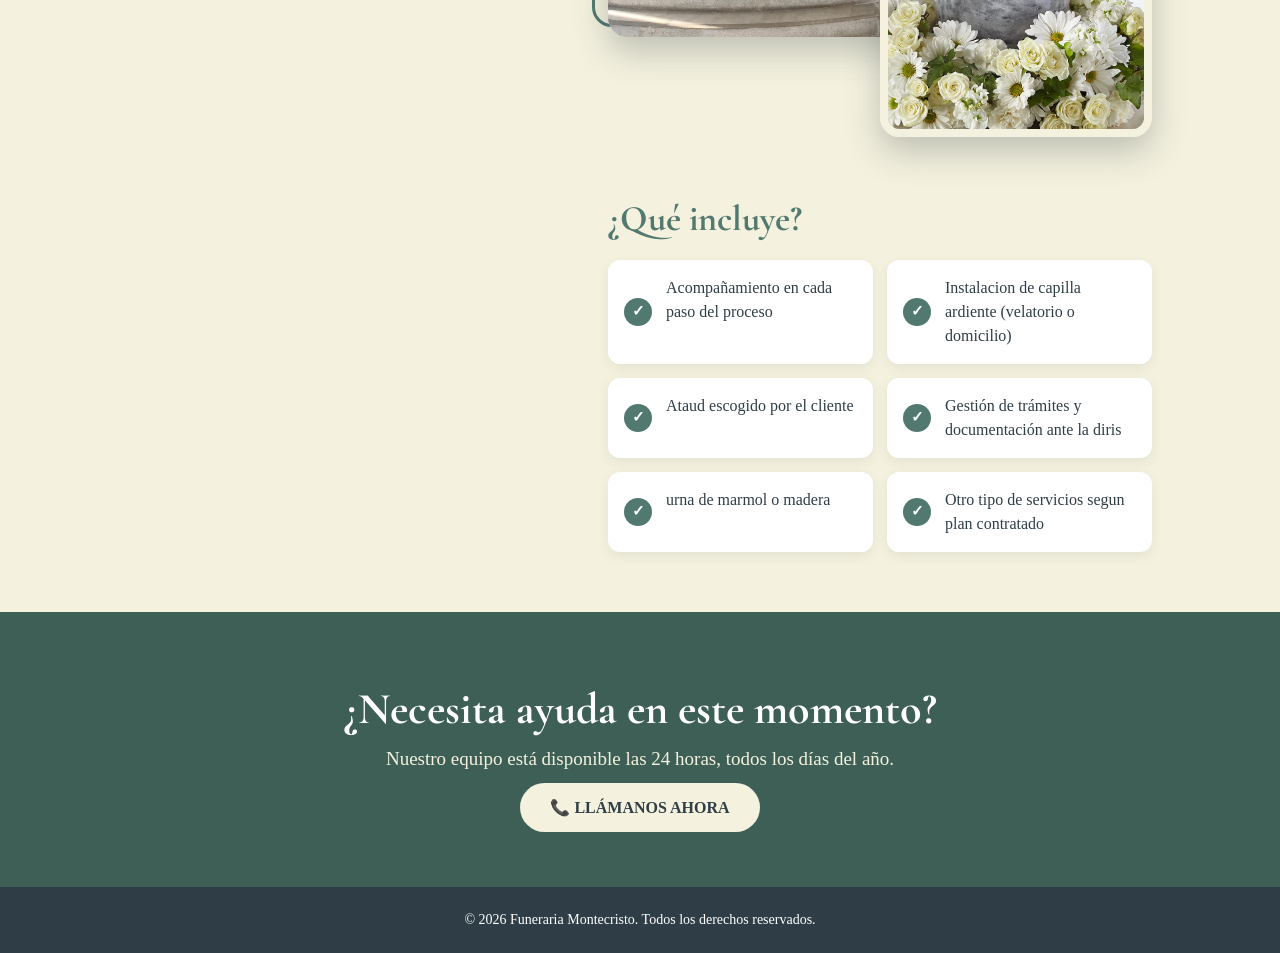
<file: Proyecto Final/Proyecto Final/cremacion.html>
<!DOCTYPE html>
<html lang="es">

<head>
  <meta charset="UTF-8">
  <meta name="viewport" content="width=device-width, initial-scale=1.0">
  <title>Cremación | Funeraria Montecristo</title>
  <link rel="preconnect" href="https://fonts.googleapis.com">
  <link rel="preconnect" href="https://fonts.gstatic.com" crossorigin>
  <link href="https://fonts.googleapis.com/css2?family=Cormorant+Garamond:ital,wght@0,600;0,700;1,600&display=swap"
    rel="stylesheet">
  <link rel="stylesheet" href="css/estilos.css">
</head>

<body>

  <div class="barra-superior">
    <p>Urgencias Funerarias Atención las 24 Horas</p>
  </div>

  <header class="cabecera">
    <a href="index.html">
      <img class="logo" src="imagenes/Logos/logo2.png" alt="Logo Funeraria Montecristo">
    </a>

    <nav>
      <a href="index.html#inicio">Inicio</a>
      <a href="index.html#nosotros">Nosotros</a>
      <a href="index.html#planes">Planes funerarios</a>
      <a href="index.html#servicios" class="activo">Servicios</a>
      <a href="index.html#contacto">Contacto</a>
    </nav>

    <a class="boton" href="tel:+51970892582">📞 Llámanos</a>
  </header>

  <section class="portada hero-servicio hero-cremacion">
    <div class="portada-contenido">
      <span class="portada-etiqueta">Cremación</span>
      <h1>Una despedida de <em>luz</em> para un recuerdo eterno</h1>
      <p>Un proceso transparente y respetuoso, con instalaciones seguras y un equipo que le guía en cada paso.</p>
      <div class="portada-botones">
        <a class="boton-claro" href="tel:+51970892582">📞 Llámanos ahora</a>
        <a class="boton-secundario" href="#detalle">Ver detalles</a>
      </div>
    </div>
  </section>

  <div class="titulo-bloque" id="detalle">
    <h2 class="titulo-seccion">Nuestros servicios</h2>
    <p class="subtitulo-seccion">Conozca todo lo que podemos hacer por usted y su familia.</p>
  </div>

  <main class="detalle-servicio">

    <aside class="menu-servicios">
      <a href="entierro.html" class="opcion-servicio">Entierro</a>
      <a href="cremacion.html" class="opcion-servicio activo">Cremación</a>
      <a href="traslado-terrestre.html" class="opcion-servicio">Traslado terrestre</a>
      <a href="traslado-aereo.html" class="opcion-servicio">Traslado aéreo</a>
      <a href="repatriacion.html" class="opcion-servicio">Repatriación</a>
      <a href="exhumacion.html" class="opcion-servicio">Exhumación de restos</a>
      <a href="floreria.html" class="opcion-servicio">Florería</a>
    </aside>

    <section class="contenido-servicio">
      <h2>Servicio de cremación</h2>

      <p>
        En un momento de tanto dolor, le acompañamos con total transparencia y calidez en cada paso del proceso de
        cremación. Ponemos a su disposición instalaciones seguras y un equipo profesional dedicado a guiarle con
        sensibilidad, asegurando una despedida memorable y significativa.
      </p>

      <a href="tel:+51970892582" class="boton-detalles">Solicitar información</a>

      <div class="collage">
        <div class="collage-foto collage-grande">
          <img src="imagenes/Cremacion/Cremacion_1.jpeg" alt="Servicio de cremación - imagen 1" loading="lazy">
        </div>
        <div class="collage-foto collage-pequena">
          <img src="imagenes/Cremacion/cremacion2.png" alt="Servicio de cremación - imagen 2" loading="lazy">
        </div>
      </div>

      <div class="servicio-incluye">
        <h3>¿Qué incluye?</h3>
        <ul class="lista-incluye">
          <li>Acompañamiento en cada paso del proceso</li>
          <li>Instalacion de capilla ardiente (velatorio o domicilio)</li>
          <li>Ataud escogido por el cliente</li>
          <li>Gestión de trámites y documentación ante la diris</li>
          <li>urna de marmol o madera</li>
          <li>Otro tipo de servicios segun plan contratado</li>
        </ul>
      </div>
    </section>

  </main>

  <section class="cta-servicio">
    <h2>¿Necesita ayuda en este momento?</h2>
    <p>Nuestro equipo está disponible las 24 horas, todos los días del año.</p>
    <a class="boton-claro" href="tel:+51970892582">📞 Llámanos ahora</a>
  </section>

  <footer class="pie">
    <p>&copy; 2026 Funeraria Montecristo. Todos los derechos reservados.</p>
  </footer>

</body>

</html>
</file>
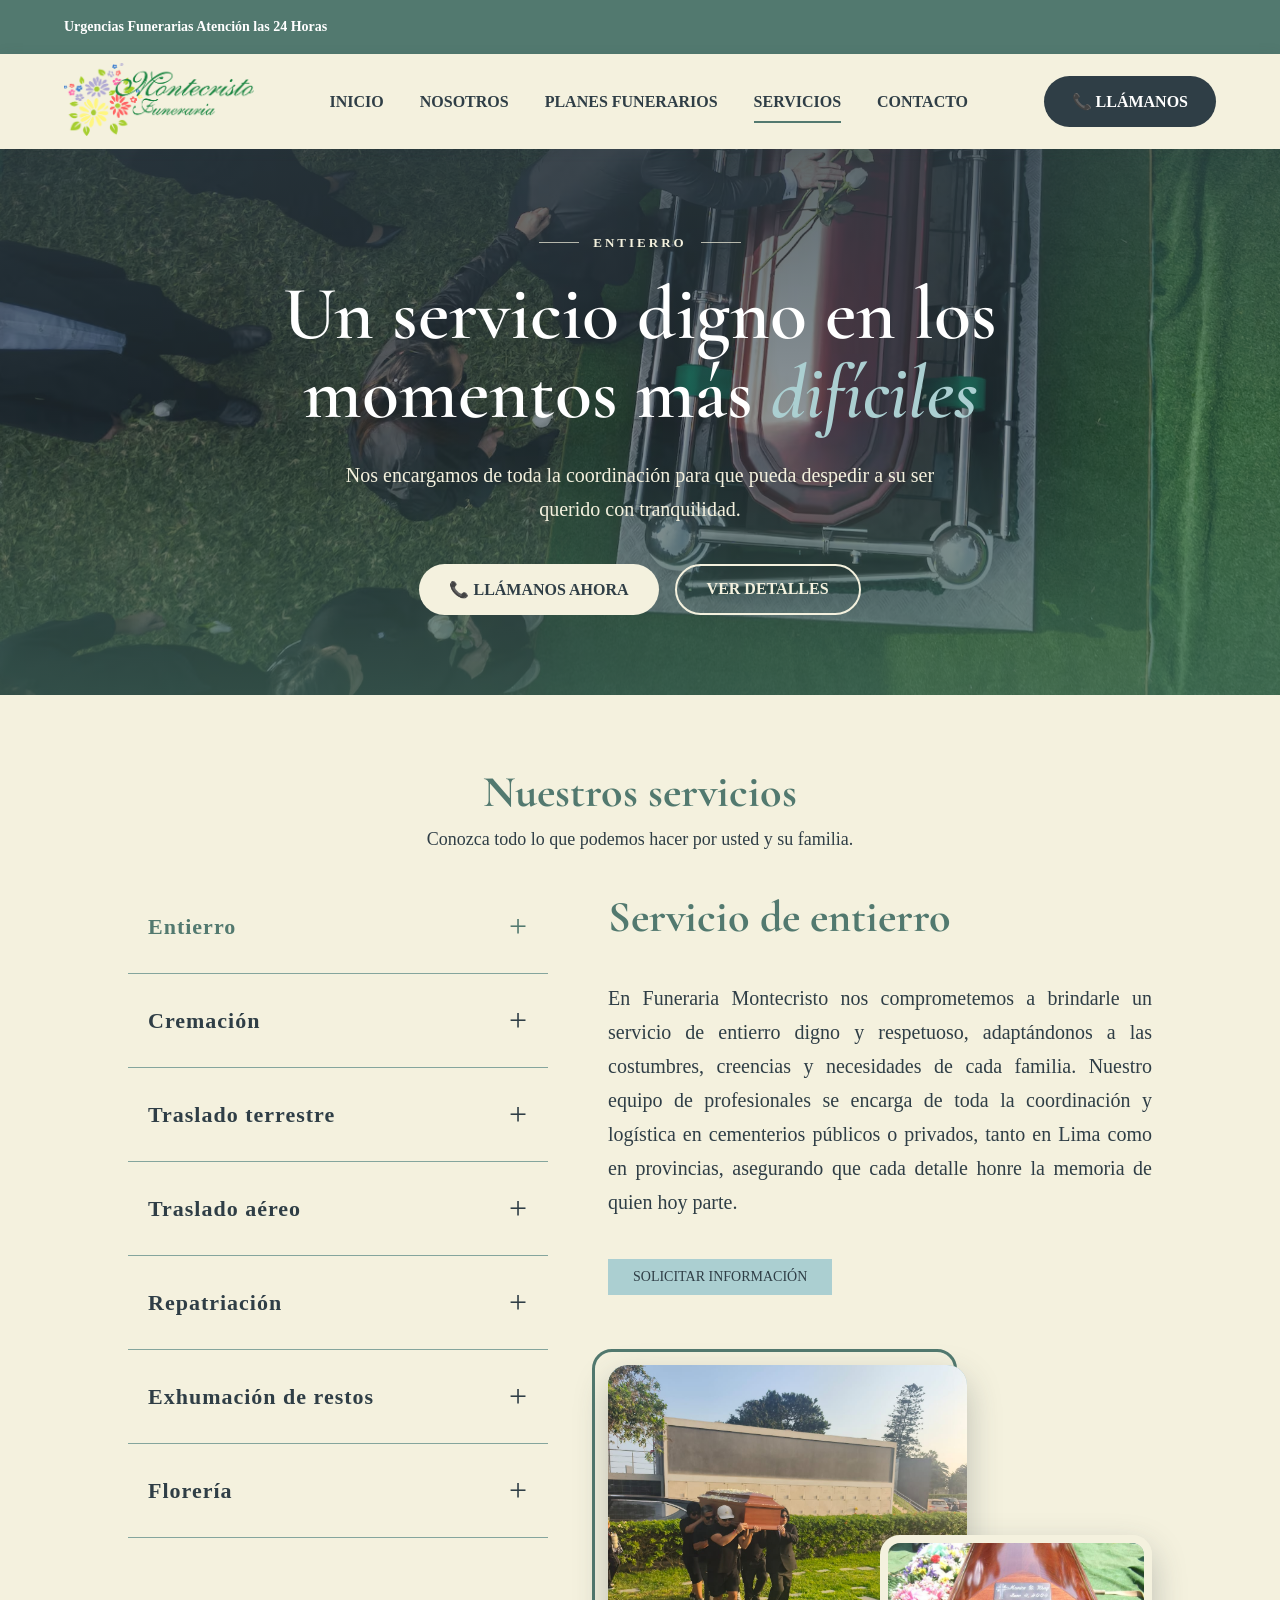
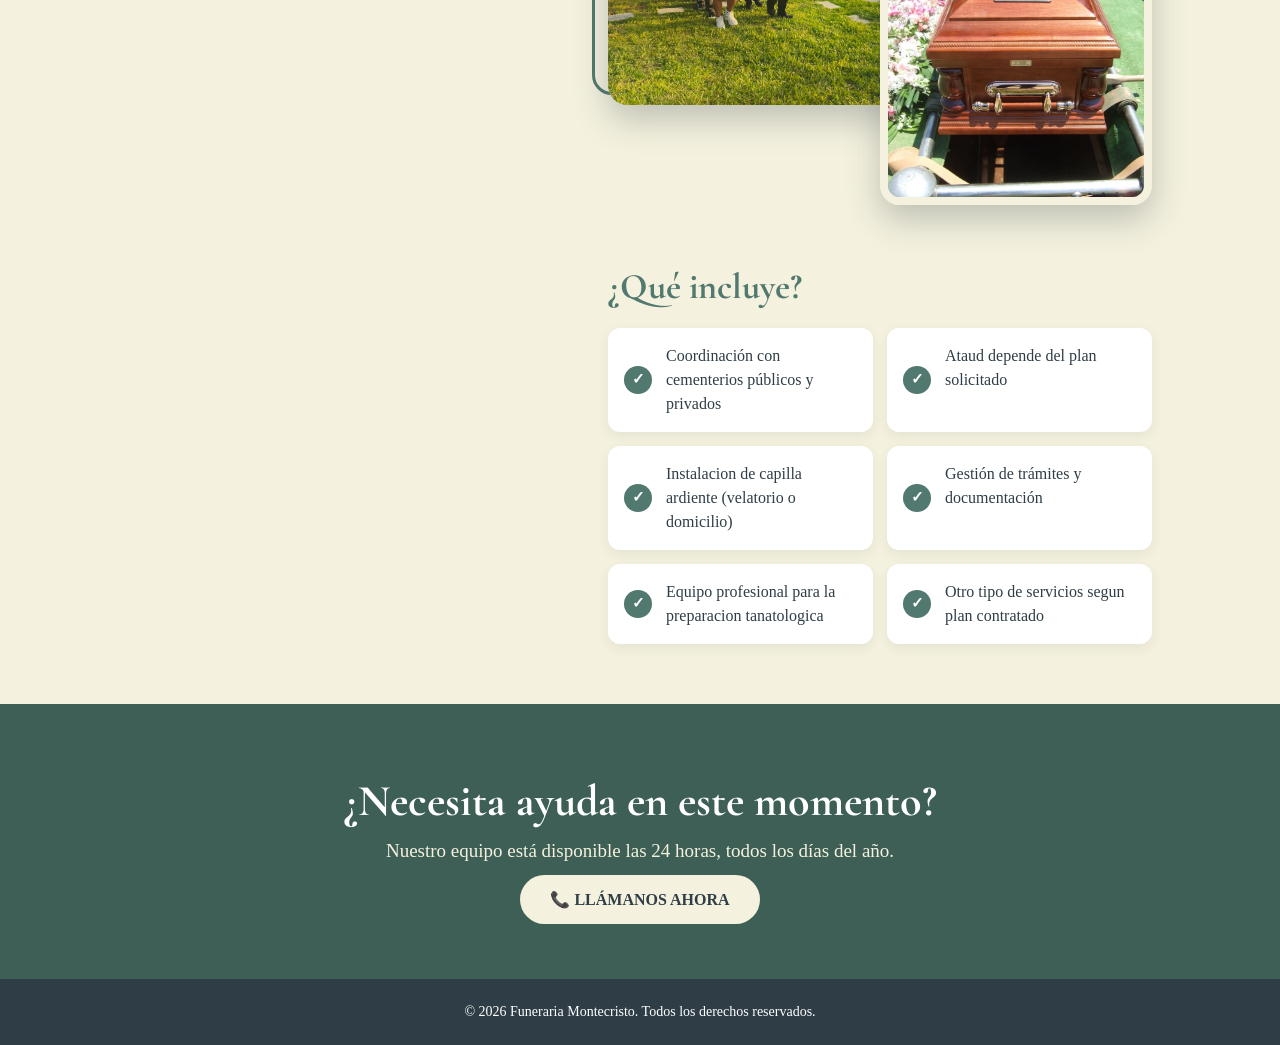
<file: Proyecto Final/Proyecto Final/entierro.html>
<!DOCTYPE html>
<html lang="es">

<head>
  <meta charset="UTF-8">
  <meta name="viewport" content="width=device-width, initial-scale=1.0">
  <title>Entierro | Funeraria Montecristo</title>
  <link rel="preconnect" href="https://fonts.googleapis.com">
  <link rel="preconnect" href="https://fonts.gstatic.com" crossorigin>
  <link href="https://fonts.googleapis.com/css2?family=Cormorant+Garamond:ital,wght@0,600;0,700;1,600&display=swap"
    rel="stylesheet">
  <link rel="stylesheet" href="css/estilos.css">
</head>

<body>

  <div class="barra-superior">
    <p>Urgencias Funerarias Atención las 24 Horas</p>
  </div>

  <header class="cabecera">
    <a href="index.html">
      <img class="logo" src="imagenes/Logos/logo2.png" alt="Logo Funeraria Montecristo">
    </a>
    <nav>
      <a href="index.html#inicio">Inicio</a>
      <a href="index.html#nosotros">Nosotros</a>
      <a href="index.html#planes">Planes funerarios</a>
      <a href="index.html#servicios" class="activo">Servicios</a>
      <a href="index.html#contacto">Contacto</a>
    </nav>
    <a class="boton" href="tel:+51970892582">📞 Llámanos</a>
  </header>

  <section class="portada hero-servicio hero-entierro">
    <div class="portada-contenido">
      <span class="portada-etiqueta">Entierro</span>
      <h1>Un servicio digno en los momentos más <em>difíciles</em></h1>
      <p>Nos encargamos de toda la coordinación para que pueda despedir a su ser querido con tranquilidad.</p>

      <div class="portada-botones">
        <a class="boton-claro" href="tel:+51970892582">📞 Llámanos ahora</a>
        <a class="boton-secundario" href="#detalle">Ver detalles</a>
      </div>
    </div>
  </section>

  <div class="titulo-bloque" id="detalle">
    <h2 class="titulo-seccion">Nuestros servicios</h2>
    <p class="subtitulo-seccion">Conozca todo lo que podemos hacer por usted y su familia.</p>
  </div>

  <main class="detalle-servicio">

    <aside class="menu-servicios">
      <a href="entierro.html" class="opcion-servicio activo">Entierro</a>
      <a href="cremacion.html" class="opcion-servicio">Cremación</a>
      <a href="traslado-terrestre.html" class="opcion-servicio">Traslado terrestre</a>
      <a href="traslado-aereo.html" class="opcion-servicio">Traslado aéreo</a>
      <a href="repatriacion.html" class="opcion-servicio">Repatriación</a>
      <a href="exhumacion.html" class="opcion-servicio">Exhumación de restos</a>
      <a href="floreria.html" class="opcion-servicio">Florería</a>
    </aside>

    <section class="contenido-servicio">
      <h2>Servicio de entierro</h2>

      <p>
        En Funeraria Montecristo nos comprometemos a brindarle un servicio de entierro digno y respetuoso,
        adaptándonos a las costumbres, creencias y necesidades de cada familia. Nuestro equipo de profesionales se
        encarga de toda la coordinación y logística en cementerios públicos o privados, tanto en Lima como en
        provincias, asegurando que cada detalle honre la memoria de quien hoy parte.
      </p>

      <a href="tel:+51970892582" class="boton-detalles">Solicitar información</a>
      <div class="collage">
        <div class="collage-foto collage-grande">
          <img src="imagenes/Entierro/Entierro_1.jpeg" alt="Servicio de entierro - imagen 1" loading="lazy">
        </div>
        <div class="collage-foto collage-pequena">
          <img src="imagenes/Entierro/Entierro_2.jpg" alt="Servicio de entierro - imagen 2" loading="lazy">
        </div>
      </div>

      <div class="servicio-incluye">
        <h3>¿Qué incluye?</h3>
        <ul class="lista-incluye">
          <li>Coordinación con cementerios públicos y privados</li>
          <li>Ataud depende del plan solicitado</li>
          <li>Instalacion de capilla ardiente (velatorio o domicilio)</li>
          <li>Gestión de trámites y documentación</li>
          <li>Equipo profesional para la preparacion tanatologica</li>
          <li>Otro tipo de servicios segun plan contratado</li>
        </ul>
      </div>

    </section>

  </main>

  <section class="cta-servicio">
    <h2>¿Necesita ayuda en este momento?</h2>
    <p>Nuestro equipo está disponible las 24 horas, todos los días del año.</p>
    <a class="boton-claro" href="tel:+51970892582">📞 Llámanos ahora</a>
  </section>

  <footer class="pie">
    <p>&copy; 2026 Funeraria Montecristo. Todos los derechos reservados.</p>
  </footer>

</body>

</html>
</file>
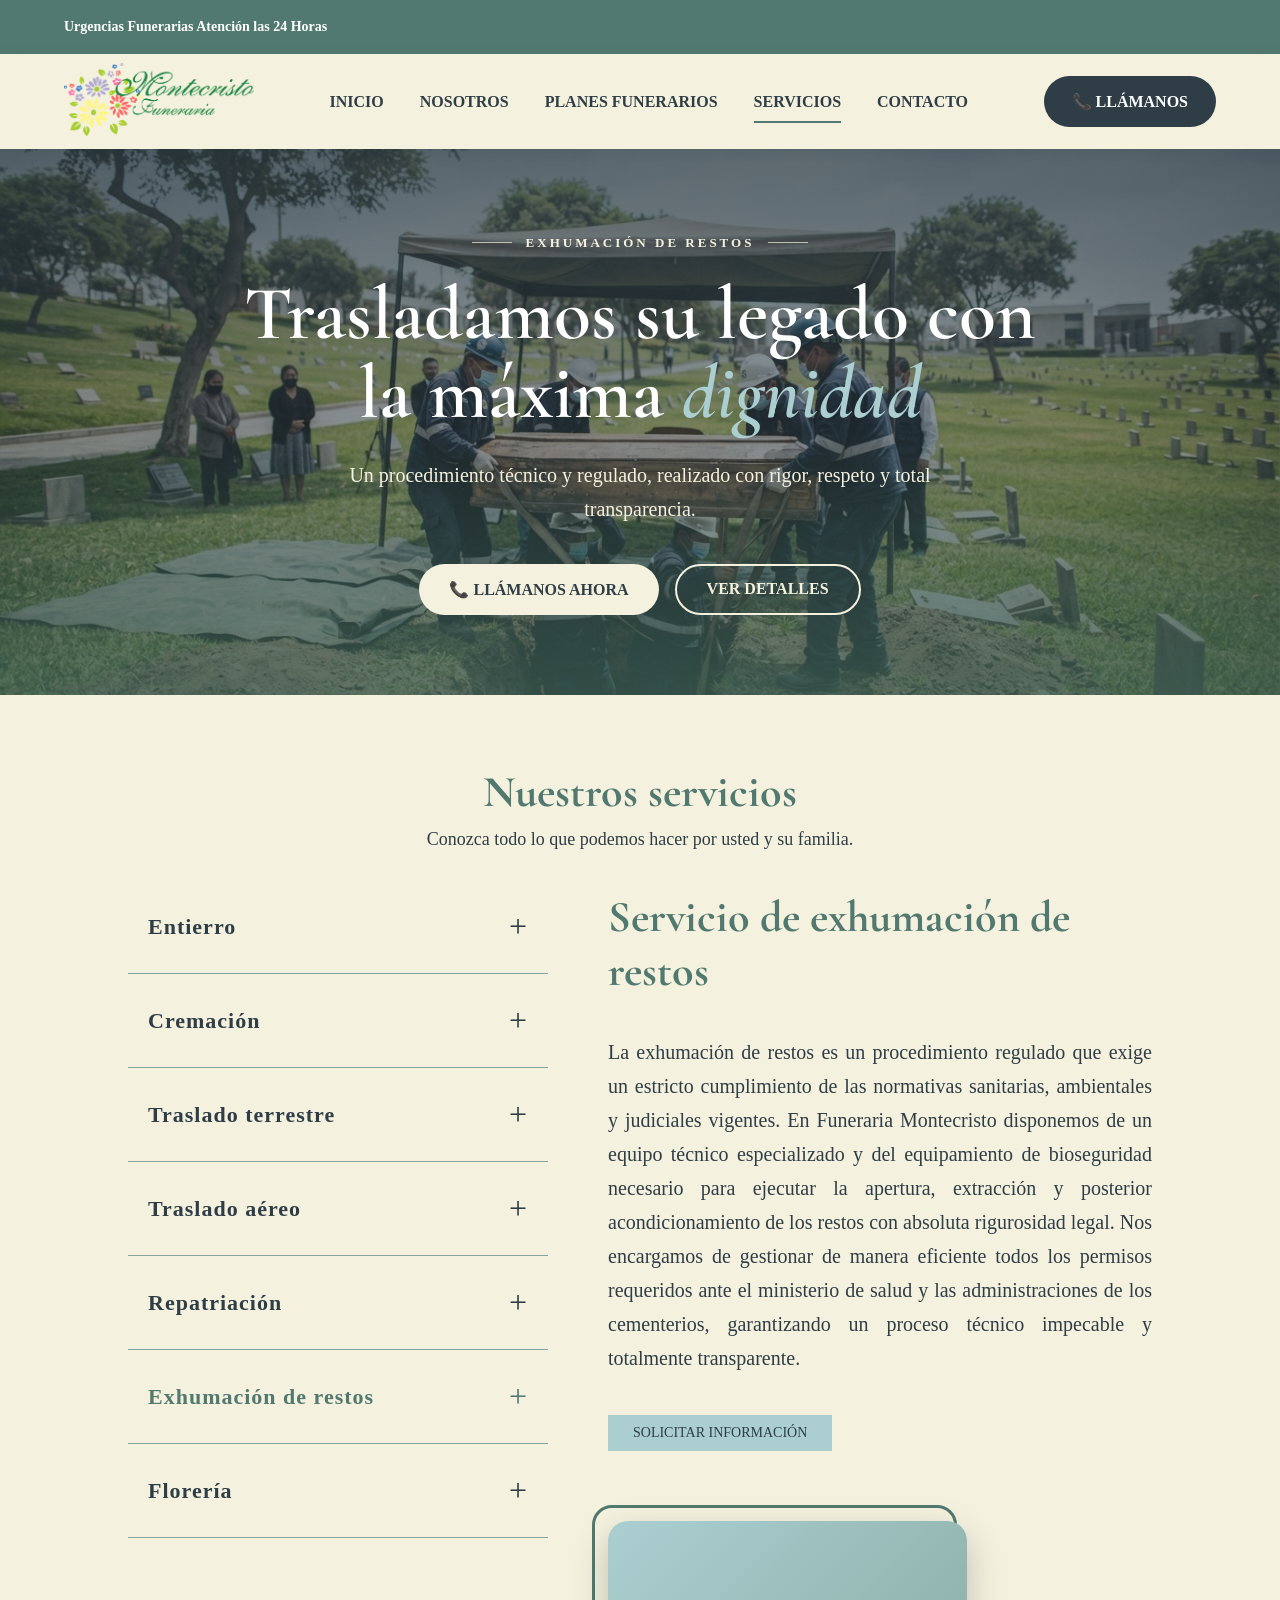
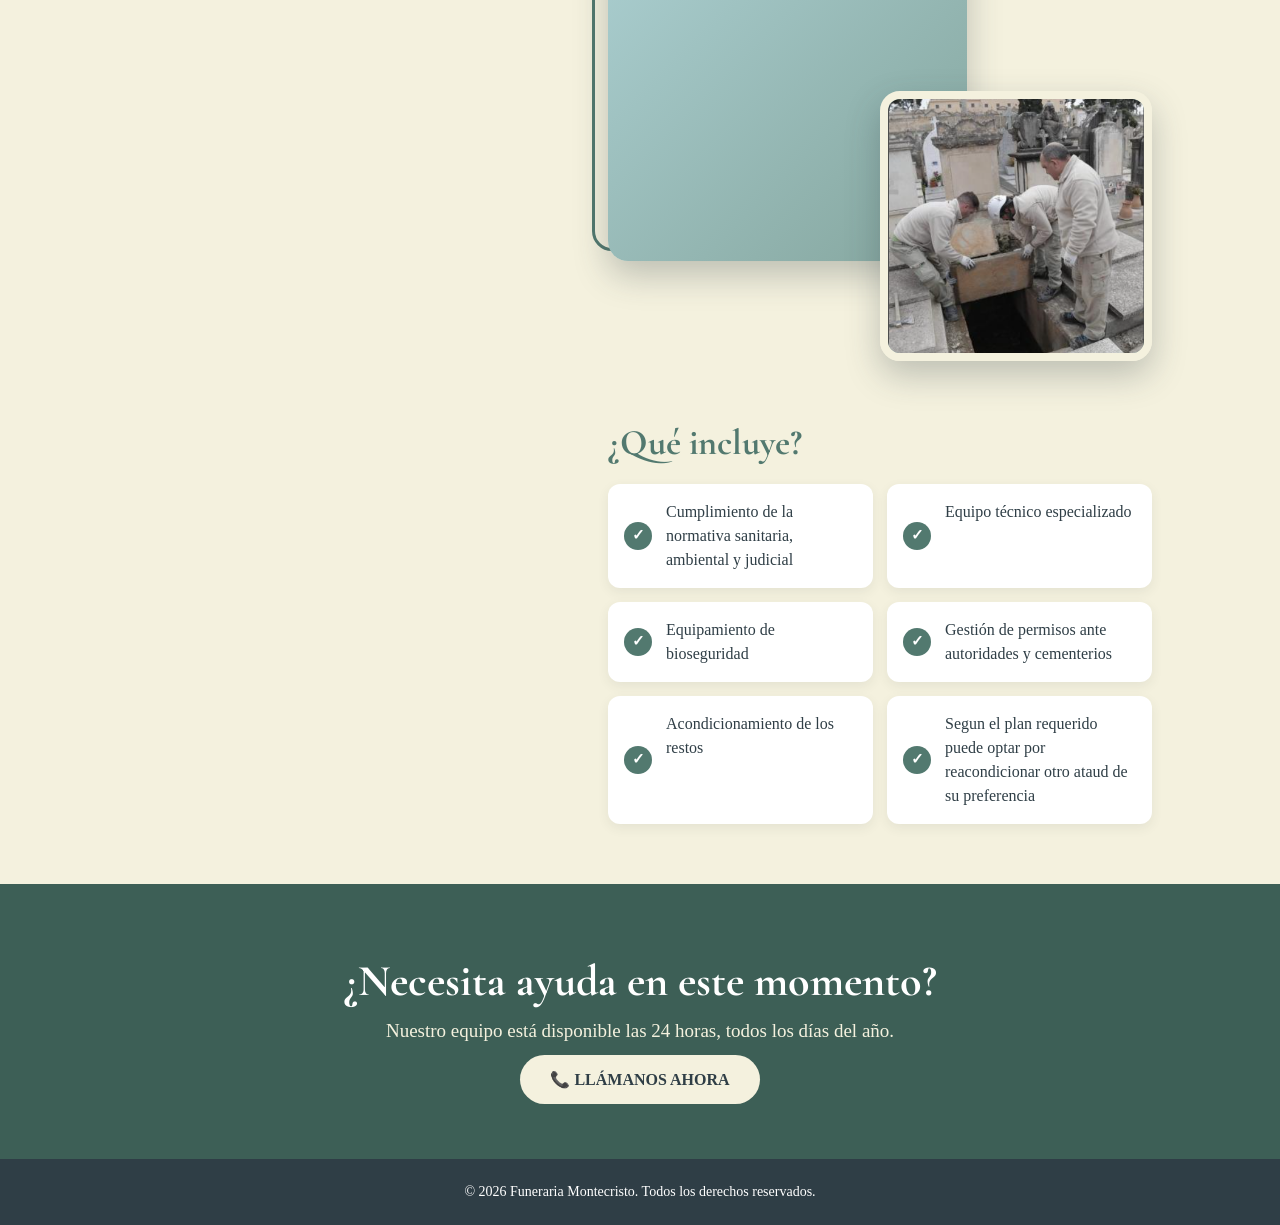
<file: Proyecto Final/Proyecto Final/exhumacion.html>
<!DOCTYPE html>
<html lang="es">

<head>
  <meta charset="UTF-8">
  <meta name="viewport" content="width=device-width, initial-scale=1.0">
  <title>Exhumación de restos | Funeraria Montecristo</title>

  <link rel="preconnect" href="https://fonts.googleapis.com">
  <link rel="preconnect" href="https://fonts.gstatic.com" crossorigin>
  <link href="https://fonts.googleapis.com/css2?family=Cormorant+Garamond:ital,wght@0,600;0,700;1,600&display=swap"
    rel="stylesheet">
  <link rel="stylesheet" href="css/estilos.css">
</head>

<body>

  <div class="barra-superior">
    <p>Urgencias Funerarias Atención las 24 Horas</p>
  </div>
  <header class="cabecera">
    <a href="index.html">
      <img class="logo" src="imagenes/Logos/logo2.png" alt="Logo Funeraria Montecristo">
    </a>
    <nav>
      <a href="index.html#inicio">Inicio</a>
      <a href="index.html#nosotros">Nosotros</a>
      <a href="index.html#planes">Planes funerarios</a>
      <a href="index.html#servicios" class="activo">Servicios</a>
      <a href="index.html#contacto">Contacto</a>
    </nav>
    <a class="boton" href="tel:+51970892582">📞 Llámanos</a>
  </header>
  <section class="portada hero-servicio hero-exhumacion">
    <div class="portada-contenido">
      <span class="portada-etiqueta">Exhumación de restos</span>
      <h1>Trasladamos su legado con la máxima <em>dignidad</em></h1>
      <p>Un procedimiento técnico y regulado, realizado con rigor, respeto y total transparencia.</p>
      <div class="portada-botones">
        <a class="boton-claro" href="tel:+51970892582">📞 Llámanos ahora</a>
        <a class="boton-secundario" href="#detalle">Ver detalles</a>
      </div>
    </div>
  </section>

  <div class="titulo-bloque" id="detalle">
    <h2 class="titulo-seccion">Nuestros servicios</h2>
    <p class="subtitulo-seccion">Conozca todo lo que podemos hacer por usted y su familia.</p>
  </div>

  <main class="detalle-servicio">
    <aside class="menu-servicios">
      <a href="entierro.html" class="opcion-servicio">Entierro</a>
      <a href="cremacion.html" class="opcion-servicio">Cremación</a>
      <a href="traslado-terrestre.html" class="opcion-servicio">Traslado terrestre</a>
      <a href="traslado-aereo.html" class="opcion-servicio">Traslado aéreo</a>
      <a href="repatriacion.html" class="opcion-servicio">Repatriación</a>
      <a href="exhumacion.html" class="opcion-servicio activo">Exhumación de restos</a>
      <a href="floreria.html" class="opcion-servicio">Florería</a>
    </aside>

    <section class="contenido-servicio">
      <h2>Servicio de exhumación de restos</h2>

      <p>
        La exhumación de restos es un procedimiento regulado que exige un estricto cumplimiento de las normativas
        sanitarias, ambientales y judiciales vigentes. En Funeraria Montecristo disponemos de un equipo técnico
        especializado y del equipamiento de bioseguridad necesario para ejecutar la apertura, extracción y posterior
        acondicionamiento de los restos con absoluta rigurosidad legal. Nos encargamos de gestionar de manera eficiente
        todos los permisos requeridos ante el ministerio de salud y las administraciones de los cementerios,
        garantizando un proceso técnico impecable y totalmente transparente.
      </p>

      <a href="tel:+51970892582" class="boton-detalles">Solicitar información</a>

      <div class="collage">
        <div class="collage-foto collage-grande">
          
        </div>
        <div class="collage-foto collage-pequena">
          <img src="imagenes/Exhumacion/exhumacion2.png" alt="Servicio de exhumación de restos - imagen 2"
            loading="lazy">
        </div>
      </div>

      <div class="servicio-incluye">
        <h3>¿Qué incluye?</h3>
        <ul class="lista-incluye">
          <li>Cumplimiento de la normativa sanitaria, ambiental y judicial</li>
          <li>Equipo técnico especializado</li>
          <li>Equipamiento de bioseguridad</li>
          <li>Gestión de permisos ante autoridades y cementerios</li>
          <li>Acondicionamiento de los restos</li>
          <li>Segun el plan requerido puede optar por reacondicionar otro ataud de su preferencia</li>
        </ul>
      </div>

    </section>

  </main>

  <section class="cta-servicio">
    <h2>¿Necesita ayuda en este momento?</h2>
    <p>Nuestro equipo está disponible las 24 horas, todos los días del año.</p>
    <a class="boton-claro" href="tel:+51970892582">📞 Llámanos ahora</a>
  </section>

  <footer class="pie">
    <p>&copy; 2026 Funeraria Montecristo. Todos los derechos reservados.</p>
  </footer>

</body>

</html>
</file>
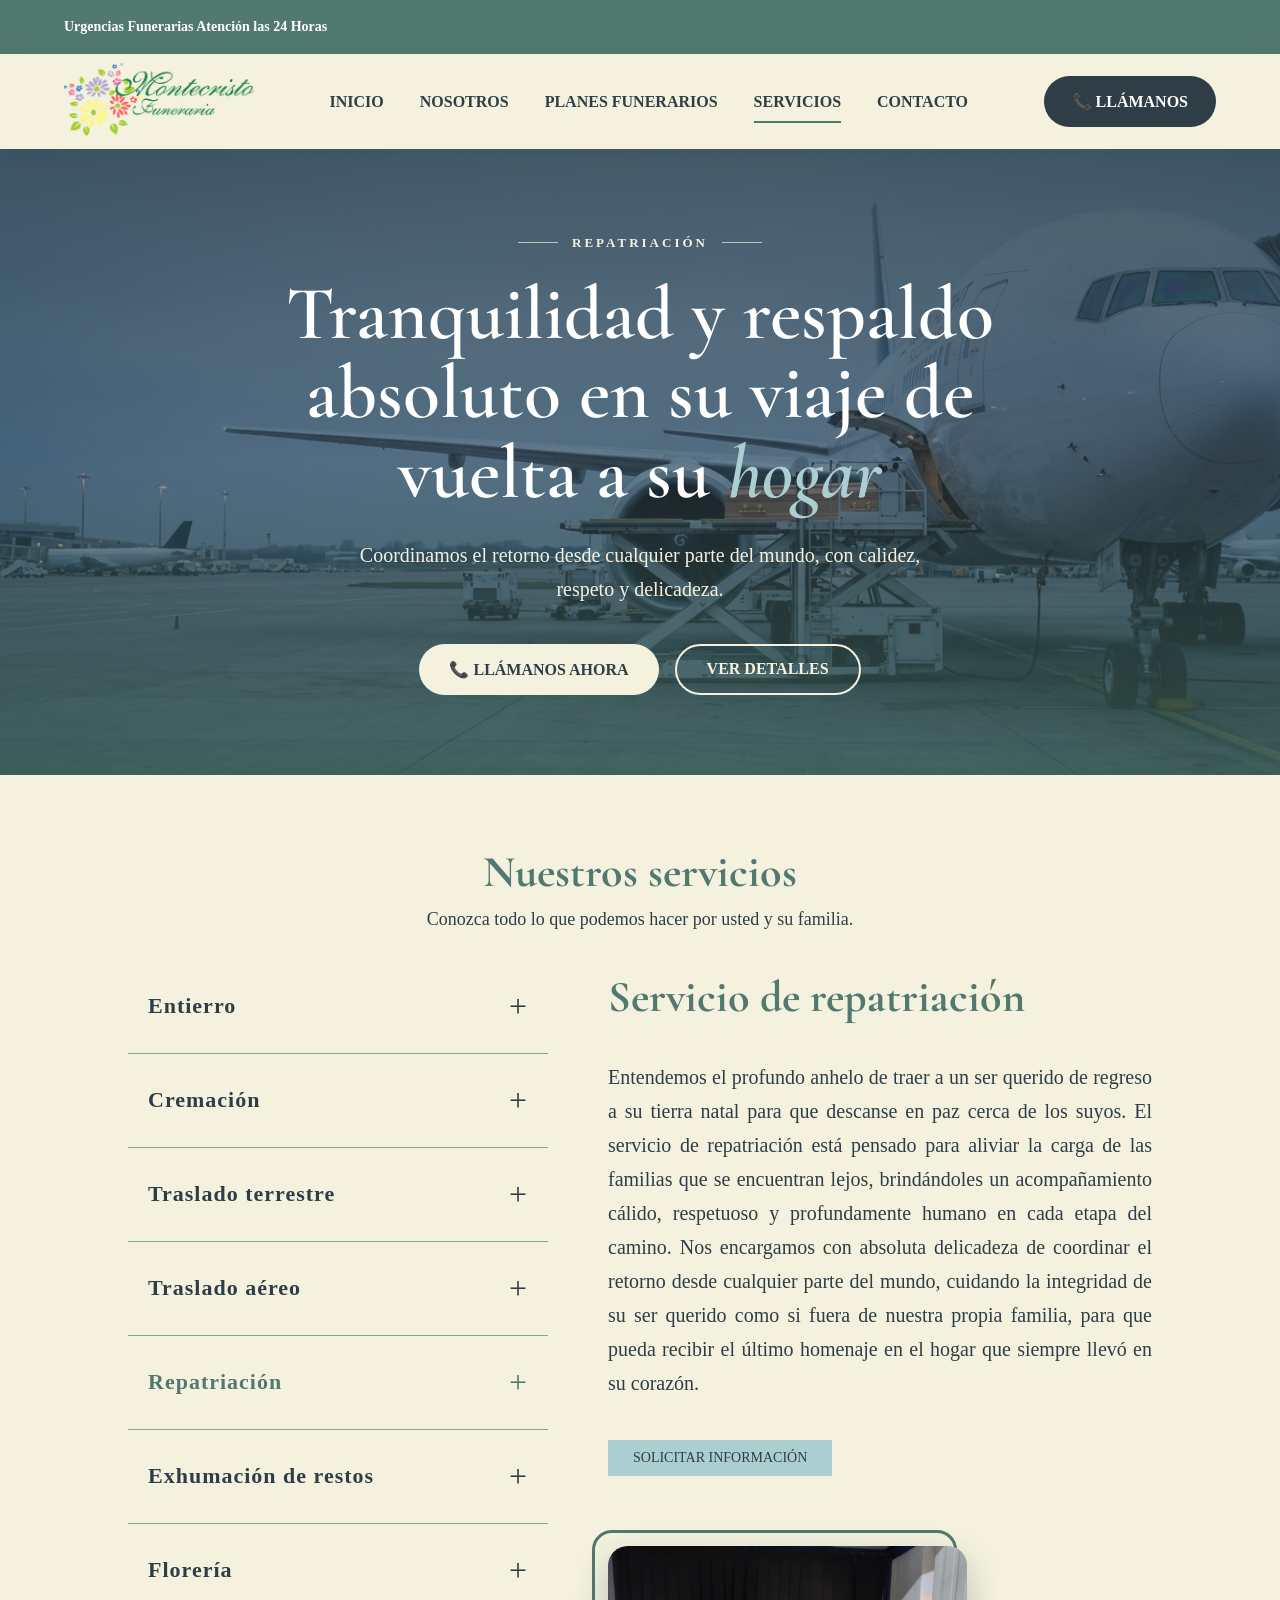
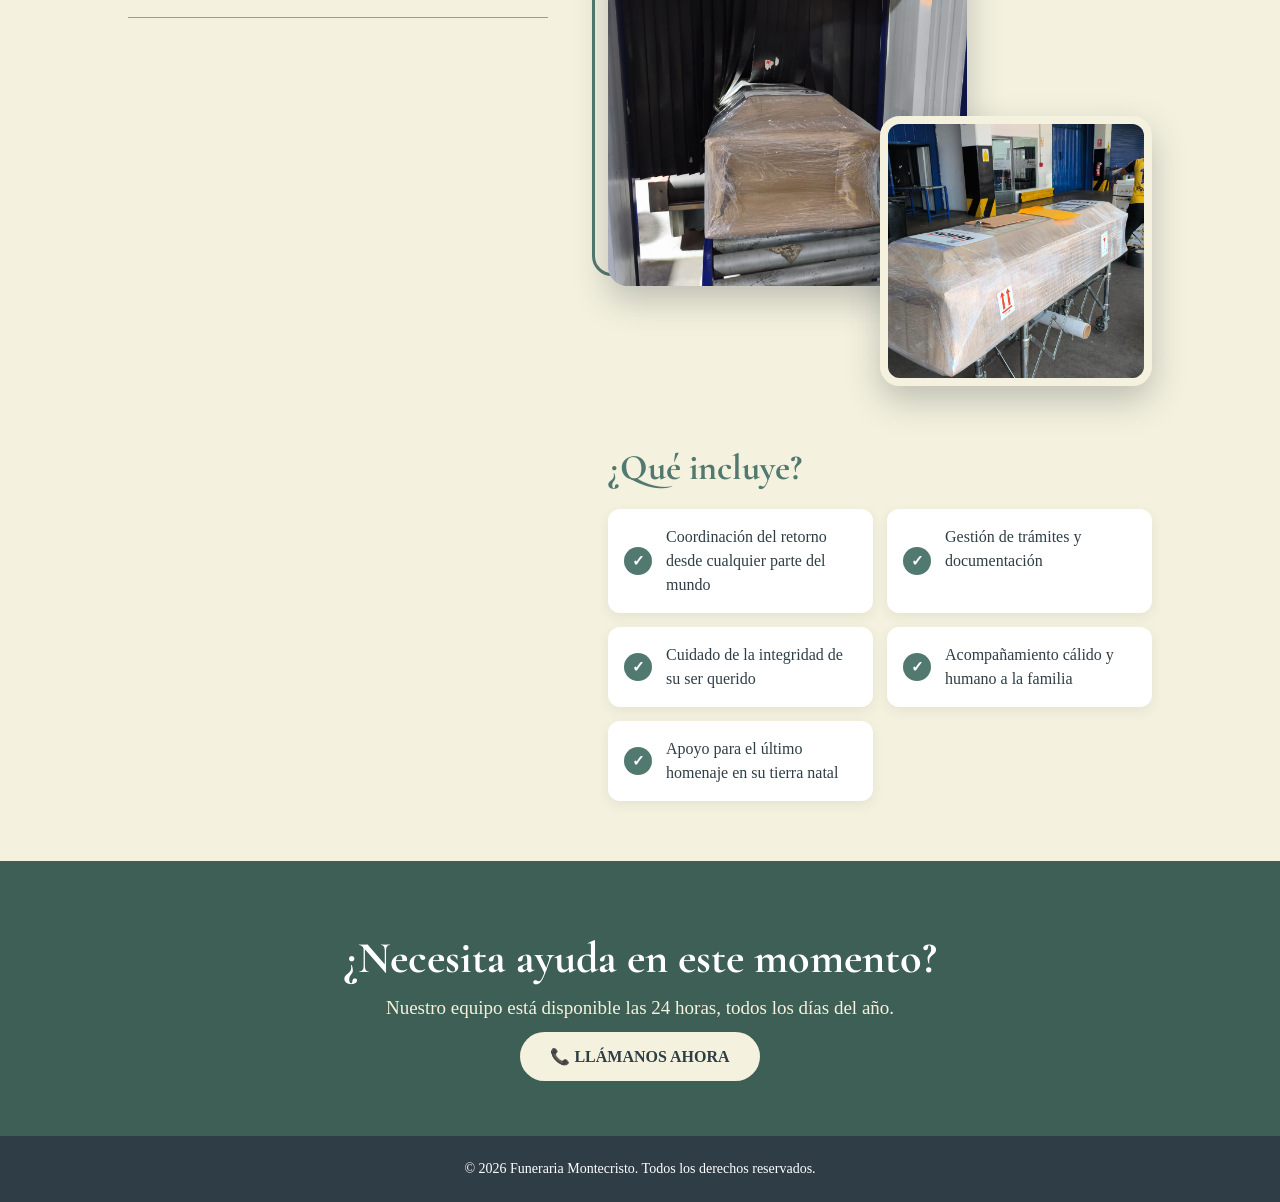
<file: Proyecto Final/Proyecto Final/repatriacion.html>
<!DOCTYPE html>
<html lang="es">

<head>
  <meta charset="UTF-8">
  <meta name="viewport" content="width=device-width, initial-scale=1.0">
  <title>Repatriación | Funeraria Montecristo</title>

  <link rel="preconnect" href="https://fonts.googleapis.com">
  <link rel="preconnect" href="https://fonts.gstatic.com" crossorigin>
  <link href="https://fonts.googleapis.com/css2?family=Cormorant+Garamond:ital,wght@0,600;0,700;1,600&display=swap"
    rel="stylesheet">
  <link rel="stylesheet" href="css/estilos.css">
</head>

<body>

  <div class="barra-superior">
    <p>Urgencias Funerarias Atención las 24 Horas</p>
  </div>

  <header class="cabecera">
    <a href="index.html">
      <img class="logo" src="imagenes/Logos/logo2.png" alt="Logo Funeraria Montecristo">
    </a>
    <nav>
      <a href="index.html#inicio">Inicio</a>
      <a href="index.html#nosotros">Nosotros</a>
      <a href="index.html#planes">Planes funerarios</a>
      <a href="index.html#servicios" class="activo">Servicios</a>
      <a href="index.html#contacto">Contacto</a>
    </nav>
    <a class="boton" href="tel:+51970892582">📞 Llámanos</a>
  </header>

  <section class="portada hero-servicio hero-repatriacion">
    <div class="portada-contenido">
      <span class="portada-etiqueta">Repatriación</span>
      <h1>Tranquilidad y respaldo absoluto en su viaje de vuelta a su <em>hogar</em></h1>
      <p>Coordinamos el retorno desde cualquier parte del mundo, con calidez, respeto y delicadeza.</p>

      <div class="portada-botones">
        <a class="boton-claro" href="tel:+51970892582">📞 Llámanos ahora</a>
        <a class="boton-secundario" href="#detalle">Ver detalles</a>
      </div>
    </div>
  </section>

  <div class="titulo-bloque" id="detalle">
    <h2 class="titulo-seccion">Nuestros servicios</h2>
    <p class="subtitulo-seccion">Conozca todo lo que podemos hacer por usted y su familia.</p>
  </div>

  <main class="detalle-servicio">

    <aside class="menu-servicios">
      <a href="entierro.html" class="opcion-servicio">Entierro</a>
      <a href="cremacion.html" class="opcion-servicio">Cremación</a>
      <a href="traslado-terrestre.html" class="opcion-servicio">Traslado terrestre</a>
      <a href="traslado-aereo.html" class="opcion-servicio">Traslado aéreo</a>
      <a href="repatriacion.html" class="opcion-servicio activo">Repatriación</a>
      <a href="exhumacion.html" class="opcion-servicio">Exhumación de restos</a>
      <a href="floreria.html" class="opcion-servicio">Florería</a>
    </aside>

    <section class="contenido-servicio">
      <h2>Servicio de repatriación</h2>

      <p>
        Entendemos el profundo anhelo de traer a un ser querido de regreso a su tierra natal para que descanse en paz
        cerca de los suyos. El servicio de repatriación está pensado para aliviar la carga de las familias que se
        encuentran lejos, brindándoles un acompañamiento cálido, respetuoso y profundamente humano en cada etapa del
        camino. Nos encargamos con absoluta delicadeza de coordinar el retorno desde cualquier parte del mundo, cuidando
        la integridad de su ser querido como si fuera de nuestra propia familia, para que pueda recibir el último
        homenaje en el hogar que siempre llevó en su corazón.
      </p>

      <a href="tel:+51970892582" class="boton-detalles">Solicitar información</a>

      <div class="collage">
        <div class="collage-foto collage-grande">
          <img src="imagenes/Repatriacion/Repatriacion.jpeg" alt="Servicio de repatriación - imagen 1" loading="lazy">
        </div>
        <div class="collage-foto collage-pequena">
          <img src="imagenes/Repatriacion/Repatriacion_2.jpeg" alt="Servicio de repatriación - imagen 2" loading="lazy">
        </div>
      </div>

      <div class="servicio-incluye">
        <h3>¿Qué incluye?</h3>
        <ul class="lista-incluye">
          <li>Coordinación del retorno desde cualquier parte del mundo</li>
          <li>Gestión de trámites y documentación</li>
          <li>Cuidado de la integridad de su ser querido</li>
          <li>Acompañamiento cálido y humano a la familia</li>
          <li>Apoyo para el último homenaje en su tierra natal</li>
        </ul>
      </div>
    </section>

  </main>

  <section class="cta-servicio">
    <h2>¿Necesita ayuda en este momento?</h2>
    <p>Nuestro equipo está disponible las 24 horas, todos los días del año.</p>
    <a class="boton-claro" href="tel:+51970892582">📞 Llámanos ahora</a>
  </section>

  <footer class="pie">
    <p>&copy; 2026 Funeraria Montecristo. Todos los derechos reservados.</p>
  </footer>

</body>

</html>
</file>
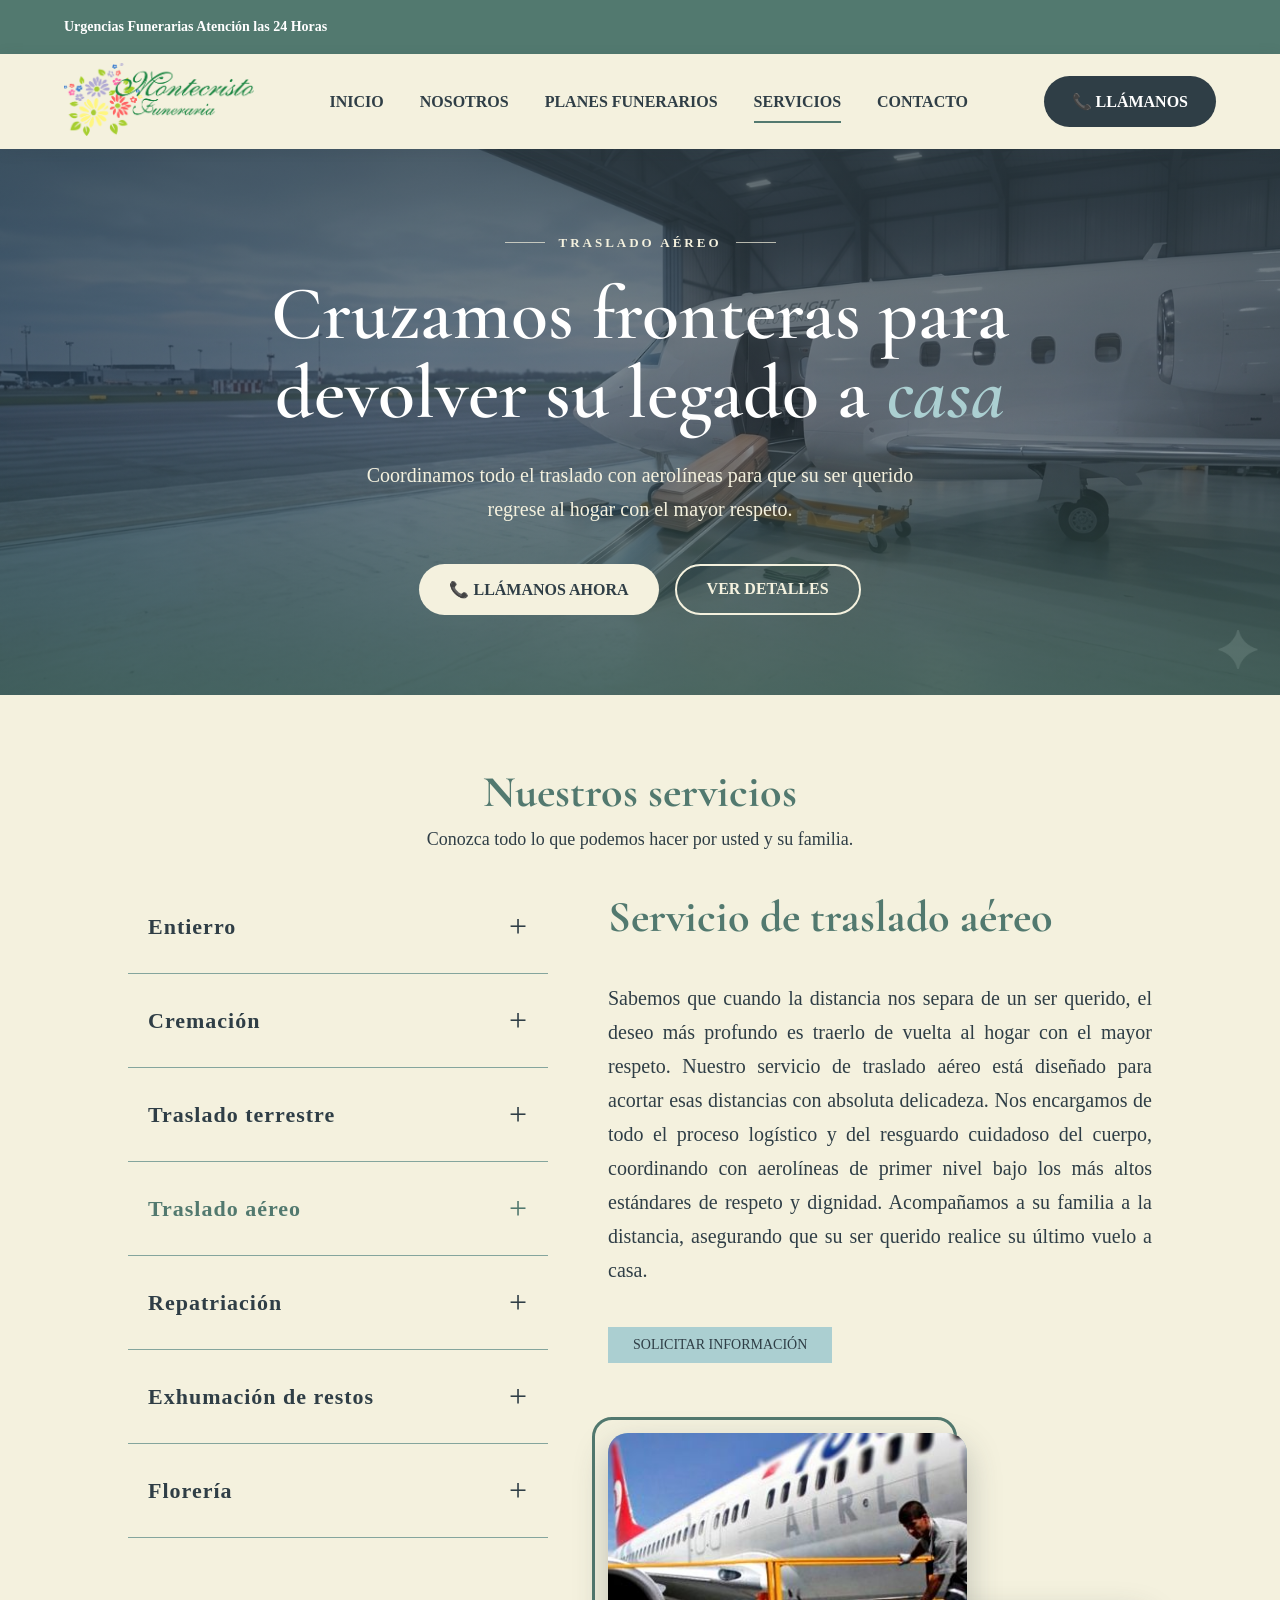
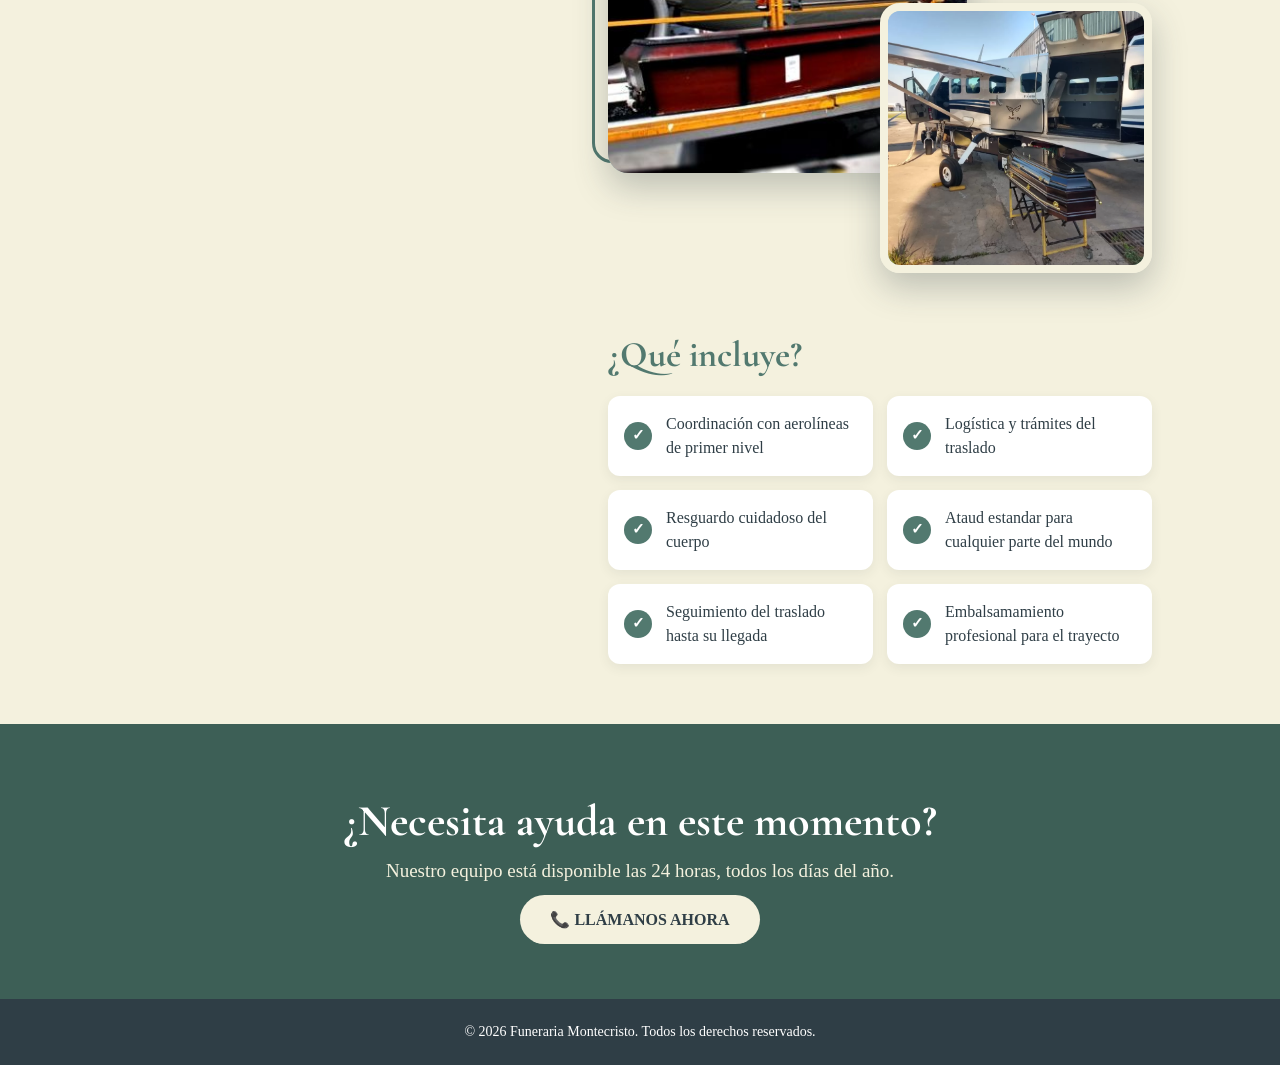
<file: Proyecto Final/Proyecto Final/traslado-aereo.html>
<!DOCTYPE html>
<html lang="es">

<head>
  <meta charset="UTF-8">
  <meta name="viewport" content="width=device-width, initial-scale=1.0">
  <title>Traslado aéreo | Funeraria Montecristo</title>

  <link rel="preconnect" href="https://fonts.googleapis.com">
  <link rel="preconnect" href="https://fonts.gstatic.com" crossorigin>
  <link href="https://fonts.googleapis.com/css2?family=Cormorant+Garamond:ital,wght@0,600;0,700;1,600&display=swap"
    rel="stylesheet">
  <link rel="stylesheet" href="css/estilos.css">
</head>

<body>

  <div class="barra-superior">
    <p>Urgencias Funerarias Atención las 24 Horas</p>
  </div>

  <header class="cabecera">
    <a href="index.html">
      <img class="logo" src="imagenes/Logos/logo2.png" alt="Logo Funeraria Montecristo">
    </a>

    <nav>
      <a href="index.html#inicio">Inicio</a>
      <a href="index.html#nosotros">Nosotros</a>
      <a href="index.html#planes">Planes funerarios</a>
      <a href="index.html#servicios" class="activo">Servicios</a>
      <a href="index.html#contacto">Contacto</a>
    </nav>

    <a class="boton" href="tel:+51970892582">📞 Llámanos</a>
  </header>


  <section class="portada hero-servicio hero-traslado-aereo">
    <div class="portada-contenido">
      <span class="portada-etiqueta">Traslado aéreo</span>
      <h1>Cruzamos fronteras para devolver su legado a <em>casa</em></h1>
      <p>Coordinamos todo el traslado con aerolíneas para que su ser querido regrese al hogar con el mayor respeto.</p>

      <div class="portada-botones">
        <a class="boton-claro" href="tel:+51970892582">📞 Llámanos ahora</a>
        <a class="boton-secundario" href="#detalle">Ver detalles</a>
      </div>
    </div>
  </section>

  <div class="titulo-bloque" id="detalle">
    <h2 class="titulo-seccion">Nuestros servicios</h2>
    <p class="subtitulo-seccion">Conozca todo lo que podemos hacer por usted y su familia.</p>
  </div>

  <main class="detalle-servicio">

    <aside class="menu-servicios">
      <a href="entierro.html" class="opcion-servicio">Entierro</a>
      <a href="cremacion.html" class="opcion-servicio">Cremación</a>
      <a href="traslado-terrestre.html" class="opcion-servicio">Traslado terrestre</a>
      <a href="traslado-aereo.html" class="opcion-servicio activo">Traslado aéreo</a>
      <a href="repatriacion.html" class="opcion-servicio">Repatriación</a>
      <a href="exhumacion.html" class="opcion-servicio">Exhumación de restos</a>
      <a href="floreria.html" class="opcion-servicio">Florería</a>
    </aside>

    <section class="contenido-servicio">
      <h2>Servicio de traslado aéreo</h2>

      <p>
        Sabemos que cuando la distancia nos separa de un ser querido, el deseo más profundo es traerlo de vuelta al
        hogar con el mayor respeto. Nuestro servicio de traslado aéreo está diseñado para acortar esas distancias con
        absoluta delicadeza. Nos encargamos de todo el proceso logístico y del resguardo cuidadoso del
        cuerpo, coordinando con aerolíneas de primer nivel bajo los más altos estándares de respeto y dignidad.
        Acompañamos a su familia a la distancia, asegurando que su ser querido realice su último vuelo a casa.
      </p>

      <a href="tel:+51970892582" class="boton-detalles">Solicitar información</a>

      <div class="collage">
        <div class="collage-foto collage-grande">
          <img src="imagenes/Aereo/Aereo.jpg" alt="Servicio de traslado aéreo - imagen 1" loading="lazy">
        </div>
        <div class="collage-foto collage-pequena">
          <img src="imagenes/Aereo/Aereo_2.png" alt="Servicio de traslado aéreo - imagen 2" loading="lazy">
        </div>
      </div>

      <div class="servicio-incluye">
        <h3>¿Qué incluye?</h3>
        <ul class="lista-incluye">
          <li>Coordinación con aerolíneas de primer nivel</li>
          <li>Logística y trámites del traslado</li>
          <li>Resguardo cuidadoso del cuerpo</li>
          <li>Ataud estandar para cualquier parte del mundo</li>
          <li>Seguimiento del traslado hasta su llegada</li>
          <li>Embalsamamiento profesional para el trayecto</li>
        </ul>
      </div>
    </section>

  </main>

  <section class="cta-servicio">
    <h2>¿Necesita ayuda en este momento?</h2>
    <p>Nuestro equipo está disponible las 24 horas, todos los días del año.</p>
    <a class="boton-claro" href="tel:+51970892582">📞 Llámanos ahora</a>
  </section>

  <footer class="pie">
    <p>&copy; 2026 Funeraria Montecristo. Todos los derechos reservados.</p>
  </footer>

</body>

</html>
</file>
<file: Proyecto Final/css/estilos.css>
/*
  ESTILOS - Funeraria Montecristo
  Todo el diseño de las 8 páginas está en este archivo.

  MARCAS que puse en los comentarios (tú decides qué borrar, yo no borré nada):
    [NO SE USA]         ninguna página usa esa clase. Se puede borrar sin que cambie nada.
    [SE SOBREESCRIBE]   otra regla más abajo pisa esos valores; no se ven.
    [SE REPITE]         hace lo mismo que otra regla.
    [OPCIONAL]          adorno o truco que se puede quitar y la página sigue bien.
    [AVANZADO]          cosas de accesibilidad/impresión; no hacen falta para que se vea bien.
    [PENDIENTE]         el css está hecho pero falta el html o el js.
    [ROTO]              hay html que depende de esto y se ve mal.

    padding         espacio POR DENTRO de la caja (entre el borde y el contenido)
    margin          espacio POR FUERA de la caja (separación con otras cajas)
    width / height  ancho / alto
    background      fondo (color, degradado o foto)
    border          borde; border-radius redondea las esquinas
    font-size       tamaño de letra; font-weight: grosor; font-family: tipo de letra
    color           color del texto
    text-align      alineación del texto (left, center, right, justify)
    display: flex   pone los hijos en fila; con flex-direction: column, en columna
    :hover          estilo cuando pasas el mouse por encima
    ::before/::after  elementos extra que se crean desde el css
    @media (max-width: 768px)  estas reglas solo valen en pantallas de hasta 768px de ancho
    El orden importa: si dos reglas tocan lo mismo, gana la que está más abajo.
    /* text-transform: uppercase;  todo en MAYÚSCULAS */
*/

/* ---------- GENERAL (afecta a toda la página) ---------- */
* {
    font-family: 'Segoe UI', Tahoma, Geneva, Verdana, sans-serif;
    box-sizing: border-box;
}

/* fondo */
body {
    margin: 0;
    background-color: #f4f1de;
    color: #2f3e46;
}

/* sin esto las letras quedan azul */
a,
a:visited {
    text-decoration: none;
    color: #2f3e46;
}

/*BARRA SUPERIOR*/

.barra-superior {
    background-color: #52796f;
    color: white;
    font-weight: bold;
    font-size: 14px;
    padding: 0 5%;
    display: flex; 
    justify-content: space-between; 
    align-items: center; 
    height: 54px;
}

.barra-superior p {
    margin: 0;
}

/* CABECERA  */

.cabecera {
    background-color: #f4f1de;
    height: 95px;
    padding: 0 5%;
    display: flex; 
    align-items: center; 
    justify-content: space-between; 
}

/* tamaño del logo. */
.logo {
    width: 190px;
}

nav a {
    font-weight: bold;
    text-transform: uppercase; 
    padding: 8px 0;
    margin: 0 16px;
    position: relative; 
}


nav a::after {
    content: ""; 
    position: absolute; 
    left: 0;
    bottom: -5px;
    width: 0;
    height: 2px;
    background-color: #52796f;
    transition: width 0.3s ease; 
}

nav a:hover::after,
nav a.activo::after {
    width: 100%;
}

/* botón oscuro 'Llámanos' de la cabecera (forma de píldora). */
.boton,
.boton:visited {
    background-color: #2f3e46;
    color: white;
    font-weight: bold;
    text-transform: uppercase; 
    padding: 16px 28px;
    border-radius: 999px; 
    transition: 0.3s; 
}

/* cambia de color al pasar el mouse. */
.boton:hover {
    background-color: #52796f;
}

/* PORTADA */


.portada {
    display: flex; 
    align-items: center; 
    justify-content: center; 
    text-align: center;
    min-height: 600px; 
    padding: 80px 8%;
    background-image:
        linear-gradient(180deg,
            rgba(47, 62, 70, 0.78) 0%,
            rgba(47, 62, 70, 0.55) 50%,
            rgba(61, 95, 86, 0.8) 100%),
        url("../imagenes/portada3.png");
    background-size: cover; 
    background-position: center; 
    background-repeat: no-repeat;
}

.portada-contenido {
    max-width: 820px;
    color: #f4f1de;
}

.portada-etiqueta {
    display: inline-flex; 
    align-items: center; 
    gap: 14px; 
    color: #f4f1de;
    font-size: 13px;
    font-weight: bold;
    text-transform: uppercase; 
    letter-spacing: 3px; 
    margin-bottom: 24px;
}

/* dos rayitas a los lados de la etiqueta */
.portada-etiqueta::before,
.portada-etiqueta::after {
    content: ""; 
    width: 40px;
    height: 1px;
    background-color: #f4f1de;
    opacity: 0.7; 
}


.portada h1 {
    font-family: 'Cormorant Garamond', Georgia, 'Times New Roman', serif;
    font-size: clamp(44px, 6vw, 76px); 
    font-weight: 600;
    line-height: 1.05; 
    margin: 0 0 24px;
    color: white;
}

.portada h1 em {
    font-style: italic;
    color: #abcfd1;
}

/* texto debajo del título*/
.portada p {
    font-size: 20px;
    line-height: 1.7;
    max-width: 600px;
    margin: 0 auto 38px; 
    color: #f4f1de;
}


.portada-botones {
    display: flex; 
    flex-wrap: wrap; 
    justify-content: center; 
    gap: 16px; 
}

/* botón crema 'LLámanos ahora'*/
.boton-claro,
.boton-claro:visited {
    background-color: #f4f1de;
    color: #2f3e46;
    font-weight: bold;
    text-transform: uppercase; 
    padding: 16px 30px;
    border-radius: 999px; 
    transition: 0.3s; 
}

/* color al pasar el mouse. */
.boton-claro:hover {
    background-color: #abcfd1;
}

.boton-secundario,
.boton-secundario:visited {
    border: 2px solid #f4f1de;
    color: #f4f1de;
    font-weight: bold;
    text-transform: uppercase; 
    padding: 14px 30px;
    border-radius: 999px; 
    transition: 0.3s; 
}

/* se rellena al pasar el mouse. */
.boton-secundario:hover {
    background-color: #f4f1de;
    color: #2f3e46;
}

.servicios {
    background-color: #3d5f56;
    padding: 90px 5% 100px;
    text-align: center;
}


.servicios .titulo-seccion {
    color: #f4f1de;
}

.servicios .subtitulo-seccion {
    color: #dfe8e3;
}


.servicios-lista {
    display: flex; 
    flex-wrap: wrap; 
    justify-content: center; 
    gap: 44px 26px; 
    max-width: 1250px;
    margin: 0 auto; 
}

.servicio {
    width: 150px;
    transition: 0.3s;
}

/*sube 8px al pasar el mouse */
.servicio:hover {
    transform: translateY(-8px); /* mueve el elemento sin empujar a los demás */
}


.enlace-servicio {
    display: flex; 
    flex-direction: column; 
    align-items: center; 
    text-align: center;
}

/* el icono lo mete en un círculo blanco. El box-shadow con 0 de desplazamiento y 6px
   es el aro claro alrededor */
.servicio img {
    width: 120px;
    height: 120px;
    object-fit: contain; 
    background-color: white;
    border-radius: 50%; 
    padding: 20px;
    box-shadow: 0 0 0 6px rgba(244, 241, 222, 0.18);
    transition: 0.3s; 
    margin-bottom: 20px;
}

/* el aro se vuelve más visible al pasar el mouse. */
.servicio:hover img {
    box-shadow: 0 0 0 6px rgba(244, 241, 222, 0.7); 
}

/* nombre del servicio debajo del círculo. */
.servicio h3 {
    margin: 0;
    font-size: 14px;
    line-height: 1.4; 
    letter-spacing: 1.5px; 
    text-transform: uppercase; 
    color: #f4f1de;
}

/* celular (hasta 768px): portada y círculos de servicios más chicos */
@media (max-width: 768px) {
    .portada {
        min-height: 520px; 
        padding: 60px 6%;
    }

    .portada p {
        font-size: 18px;
    }

    .servicios {
        padding: 60px 5% 70px;
    }

    .servicio {
        width: calc(50% - 13px);
    }

    .servicio img {
        width: 100px;
        height: 100px;
        padding: 16px;
    }
}

/* SERVICIOS DE LA IZQUIERDA */

.detalle-servicio {
    display: flex; 
    align-items: flex-start; 
    gap: 60px; 
    padding: 30px 10% 60px;
}

/* flex-shrink: 0 evita que se encoja*/
.menu-servicios {
    width: 420px;
    flex-shrink: 0; 
    display: flex; 
    flex-direction: column; 
}


.opcion-servicio {
    display: flex; 
    justify-content: space-between; 
    align-items: center; 
    padding: 28px 20px;
    border-bottom: 1px solid #84a59d;
    font-size: 22px;
    font-weight: bold;
    letter-spacing: 1px; 
    transition: 0.3s; 
}

/* el signo + a la derecha de cada opción */
.opcion-servicio::after {
    content: "+"; 
    font-size: 32px;
    font-weight: 300;
    margin-left: 20px;
}

/* al pasar el mouse cambia de color*/
.opcion-servicio:hover {
    color: #52796f;
    padding-left: 28px;
}

.opcion-servicio.activo {
    color: #52796f;
}

.contenido-servicio {
    flex: 1; 
    padding-top:10px;
}

.contenido-servicio h2 {
    margin-top: 0;
    font-size: 34px;
    letter-spacing: 1px; 
}


.contenido-servicio p {
    font-size: 20px;
    line-height: 1.7; 
    max-width: 75ch; 
    text-align: justify; 
}


.boton-detalles {
    display: inline-block;
    background-color: #abcfd1;
    padding: 10px 25px;
    text-transform: uppercase; 
    margin-top: 20px;
    transition: 0.3s; 
    width: auto;
    max-width: 280px;
    text-align: center;
    text-decoration: none;
    font-size: 14px;
}

.boton-detalles:hover {
    background-color: #84a59d;
}

/* baja suave en vez de saltar */
html {
    scroll-behavior: smooth; 
}

/* espacio al llegar con un enlace # */
#inicio,
#servicios,
#nosotros,
#planes,
#contacto,
#detalle {
    scroll-margin-top: 100px; 
}

.nosotros,
.planes,
.contacto {
    padding: 70px 10%;
}

.planes {
    background-color: #e9edc9;
}

.titulo-seccion {
    font-size: 34px;
    color: #52796f;
    text-transform: uppercase; 
    letter-spacing: 1px; 
    text-align: center;
    margin: 0 0 10px;
}

.subtitulo-seccion {
    text-align: center;
    font-size: 18px;
    margin: 0 auto 50px; 
    max-width: 60ch; 
}

/* marco de fotos con esquinas redondeadas*/
.marco-imagen {
    position: relative; 
    overflow: hidden; 
    border-radius: 16px;
    background: linear-gradient(135deg, #abcfd1, #84a59d);
}

.marco-imagen img {
    position: absolute; 
    inset: 0;
    width: 100%;
    height: 100%;
    object-fit: cover; 
    transition: transform 0.4s ease; 
}

/*la foto contiene animacion al pasar el mouse */
.marco-imagen:hover img {
    transform: scale(1.04); 
}

.nosotros-intro {
    display: flex; 
    align-items: center; 
    gap: 60px; 
}

.nosotros-intro .marco-imagen {
    flex: 1; 
    min-height: 380px; 
}

.nosotros-texto {
    flex: 1; 
}

.nosotros-texto h3 {
    font-size: 28px;
    color: #52796f;
    margin: 0 0 15px;
}

.nosotros-texto p {
    font-size: 18px;
    line-height: 1.7; 
    margin: 0 0 15px;
}

.tarjetas-nosotros {
    display: flex; 
    flex-wrap: wrap; 
    gap: 30px; 
    margin-top: 70px;
}

.tarjeta {
    flex: 1 1 260px; 
    background-color: white;
    border-radius: 16px;
    padding: 35px 30px;
    text-align: center;
    border-top: 5px solid #52796f;
    box-shadow: 0 6px 18px rgba(47, 62, 70, 0.1); 
    transition: 0.3s; 
}

.tarjeta:hover {
    transform: translateY(-6px); 
}

/* tamaño del emoji de la tarjeta*/
.tarjeta-icono {
    font-size: 40px;
}

.tarjeta h3 {
    font-size: 24px;
    color: #52796f;
    margin: 12px 0;
}

.tarjeta p {
    margin: 0;
    line-height: 1.6; 
}

.titulo-galeria {
    font-size: 28px;
    color: #52796f;
    text-align: center;
    margin: 70px 0 25px;
}

.galeria-nosotros {
    display: flex; 
    flex-wrap: wrap;
    gap: 20px; 
}

.galeria-nosotros .marco-imagen {
    flex: 1 1 260px; 
    height: 260px;
}

.planes-lista {
    display: flex; 
    flex-wrap: wrap; 
    justify-content: center;
    gap: 30px; 
    align-items: stretch; 
}

.plan {
    position: relative; 
    flex: 1 1 280px; 
    max-width: 360px;
    background-color: white;
    border-radius: 16px;
    padding: 40px 30px;
    text-align: center;
    box-shadow: 0 6px 18px rgba(47, 62, 70, 0.1); 
    display: flex; 
    flex-direction: column; 
    transition: 0.3s; 
}

.plan h3 {
    font-size: 26px;
    color: #52796f;
    margin: 0 0 8px;
}

.plan-precio {
    font-weight: bold;
    margin: 0 0 20px;
}

.plan ul {
    list-style: none; 
    padding: 0;
    margin: 0 0 25px;
    flex: 1; 
}

/* cada línea de la lista con una rayita gris debajo*/
.plan li {
    padding: 10px 0;
    border-bottom: 1px solid #cad2c5;
}

/* borde para el plan resaltado ('Más solicitado') */
.plan-destacado {
    border: 3px solid #52796f;
}

.plan-etiqueta {
    position: absolute; 
    top: -14px;
    left: 50%;
    transform: translateX(-50%); 
    background-color: #52796f;
    color: white;
    font-size: 13px;
    font-weight: bold;
    text-transform: uppercase; 
    padding: 5px 16px;
    border-radius: 999px; 
}

.contacto-datos {
    display: flex; 
    flex-wrap: wrap; 
    gap: 30px; 
}

.dato {
    flex: 1 1 220px; 
    background-color: white;
    border-radius: 16px;
    padding: 30px 20px;
    text-align: center;
    box-shadow: 0 6px 18px rgba(47, 62, 70, 0.1); 
}

/* tamaño del emoji de la tarjeta de contacto. */
.dato-icono {
    font-size: 34px;
}

.dato h3 {
    font-size: 20px;
    color: #52796f;
    margin: 10px 0;
}

/* texto y enlaces dentro de las tarjetas de contacto */
.dato p,
.dato a {
    margin: 0;
    line-height: 1.6; 
    font-size: 17px;
}

/* color verde al pasar el mouse por el teléfono*/
.dato a:hover {
    color: #52796f;
}

/* franja oscura del final con el copyright. */
.pie {
    background-color: #2f3e46;
    color: white;
    text-align: center;
    padding: 25px 5%;
    font-size: 14px;
}

.pie p {
    margin: 0;
}

/*@media se usa para el tamaño del tlf*/

.titulo-seccion,
.nosotros-texto h3,
.titulo-galeria,
.tarjeta h3,
.plan h3,
.dato h3,
.cifra strong {
    font-family: 'Cormorant Garamond', Georgia, 'Times New Roman', serif;
    font-weight: 700;
}

.titulo-seccion {
    font-size: 44px;
    text-transform: none;
    letter-spacing: 0; 
}



:root {
    --capa-hero: linear-gradient(180deg,
            rgba(47, 62, 70, 0.78) 0%,
            rgba(47, 62, 70, 0.55) 50%,
            rgba(61, 95, 86, 0.8) 100%);
}

.hero-servicio {
    min-height: 460px; 
}

.hero-entierro {
    background-image: var(--capa-hero), url('../imagenes/entierro.avif'); 
}

.hero-cremacion {
    background-image: var(--capa-hero), url('../imagenes/urna.jpeg'); 
}

.hero-exhumacion {
    background-image: var(--capa-hero), url('../imagenes/exhumacion.jpg'); 
}

.hero-traslado-terrestre {
    background-image: var(--capa-hero), url('../imagenes/traslado-terrestre.webp'); 
}

.hero-traslado-aereo {
    background-image: var(--capa-hero), url('../imagenes/traslado-aereo.jpg'); 
}

.hero-repatriacion {
    background-image: var(--capa-hero), url('../imagenes/repatriacion.jpg'); 
}

.hero-floreria {
    background-image: var(--capa-hero), url('../imagenes/flores.jpeg'); 
}

.titulo-bloque {
    padding: 70px 10% 0;
}

.titulo-bloque .subtitulo-seccion {
    margin-bottom: 0;
}

.contenido-servicio h2 {
    font-family: 'Cormorant Garamond', Georgia, 'Times New Roman', serif;
    font-size: 44px;
    font-weight: 700;
    letter-spacing: 0; 
    color: #52796f;
}

.collage {
    position: relative; 
    height: 440px;
    margin: 70px 0 60px;
    font-size: 18px;
}

.collage-foto {
    position: absolute; 
    overflow: hidden; 
    border-radius: 20px;
    background: linear-gradient(135deg, #abcfd1, #84a59d);
    box-shadow: 0 14px 34px rgba(47, 62, 70, 0.28); 
}

/* la foto llena su caja sin deformarse*/
.collage-foto img {
    display: block;
    width: 100%;
    height: 100%;
    object-fit: cover; 
    transition: transform 0.5s ease;
}

/*agranda un poco al pasar el mouse*/
.collage-foto:hover img {
    transform: scale(1.06);
}

.collage-grande {
    left: 0;
    top: 0;
    width: 66%;
    height: 340px;
    z-index: 1; 
}

.collage-pequena {
    right: 0;
    bottom: 0;
    width: 50%;
    height: 270px;
    border: 8px solid #f4f1de;
    z-index: 2; 
}

.servicio-incluye h3,
.servicio-pasos h3 {
    font-family: 'Cormorant Garamond', Georgia, 'Times New Roman', serif;
    font-size: 36px;
    color: #52796f;
    margin: 0 0 20px;
}

.lista-incluye {
    list-style: none; 
    padding: 0;
    margin: 0;
    display: grid; 
    grid-template-columns: repeat(2, 1fr); /*practica de fr para columnas */
    gap: 14px; 
}

.lista-incluye li {
    position: relative; 
    background-color: white;
    border-radius: 12px;
    padding: 16px 16px 16px 58px;
    font-size: 16px;
    line-height: 1.5;
    box-shadow: 0 4px 12px rgba(47, 62, 70, 0.08); 
}

.lista-incluye li::before {
    content: "✓"; 
    position: absolute; 
    left: 16px;
    top: 50%;
    transform: translateY(-50%); 
    width: 28px;
    height: 28px;
    border-radius: 50%; 
    background-color: #52796f;
    color: white;
    font-size: 15px;
    font-weight: bold;
    display: flex; 
    align-items: center; 
    justify-content: center; 
}

.cta-servicio {
    background-color: #3d5f56;
    color: #f4f1de;
    text-align: center;
    padding: 70px 8%;
}

/* título de la franja final*/
.cta-servicio h2 {
    font-family: 'Cormorant Garamond', Georgia, 'Times New Roman', serif;
    font-size: 44px;
    color: white;
    margin: 0 0 12px;
}

.cta-servicio p {
    font-size: 19px;
    margin: 0 0 28px;
}

/*las páginas de servicio se apilan */
@media (max-width: 768px) {

    .titulo-bloque {
        padding: 50px 5% 0;
    }

    .contenido-servicio h2,
    .cta-servicio h2 {
        font-size: 34px;
    }

    .collage {
        height: auto;
        display: flex; 
        flex-direction: column; 
        gap: 16px; 
        margin: 40px 0;
    }

    .collage-foto {
        position: relative; 
        left: auto;
        right: auto;
        top: auto;
        bottom: auto;
        width: 100%;
    }

    .collage-grande {
        height: 240px;
    }

    .collage-pequena {
        height: 220px;
    }
}

@media (max-width: 768px) {
    .detalle-servicio {
        flex-direction: column; 
        padding: 20px 5%;
    }
 /*ancho de la pagina */
    .menu-servicios {
        width: 100%;
    }
}

.menu-check,
.menu-boton,
.menu-llamar {
    display: none;
}

.menu-boton{
    transform: scale(0.50);
}

@media (max-width: 768px) {

    .cabecera {
        position: sticky;
        top: 0;
        z-index: 1000;
        height: 76px;
        box-shadow: 0 2px 14px rgba(47, 62, 70, 0.12);
    }

    .logo {
        width: 150px;
    }

    .menu-boton {
        display: flex;
        flex-direction: column;
        justify-content: center;
        gap: 6px;
        width: 48px;
        height: 48px;
        padding: 12px;
        border-radius: 12px;
        background-color: #2f3e46;
        cursor: pointer;
    }

    .menu-boton span {
        display: block;
        height: 3px;
        border-radius: 3px;
        background-color: #f4f1de;
        transition: transform 0.3s ease, opacity 0.3s ease;
    }

    /* con el casillero marcado (menú abierto) las rayas forman una X */
    .menu-check:checked + .menu-boton span:nth-child(1) {
        transform: translateY(9px) rotate(45deg);
    }

    .menu-check:checked + .menu-boton span:nth-child(2) {
        opacity: 0;
    }

    .menu-check:checked + .menu-boton span:nth-child(3) {
        transform: translateY(-9px) rotate(-45deg);
    }

    /* el botón 'Llámanos' de la cabecera se esconde (queda dentro del menú) */
    .cabecera > .boton {
        display: none;
    }

    /* el menú: panel escondido debajo de la cabecera */
    nav {
        position: absolute;
        top: 100%;
        left: 0;
        right: 0;
        display: none;
        flex-direction: column;
        background-color: #f4f1de;
        padding: 10px 5% 24px;
        box-shadow: 0 14px 24px rgba(47, 62, 70, 0.18);
    }

    /* casillero marcado = el menú se muestra */
    .menu-check:checked ~ nav {
        display: flex;
    }

    nav a {
        margin: 0;
        padding: 16px 4px;
        border-bottom: 1px solid #cad2c5;
    }

    nav a::after {
        display: none;
    }

    nav a.activo {
        color: #52796f;
    }

    /* 'Llámanos' dentro del menú */
    nav a.menu-llamar,
    nav a.menu-llamar:visited {
        display: block;
        margin-top: 18px;
        border: none;
        border-radius: 999px;
        background-color: #2f3e46;
        color: white;
        text-align: center;
    }

    /* franja verde de arriba más compacta */
    .barra-superior {
        height: auto;
        padding: 10px 5%;
        font-size: 13px;
        text-align: center;
        justify-content: center;
    }

    /* los enlaces # no quedan tapados por la cabecera fija */
    #inicio,
    #servicios,
    #nosotros,
    #planes,
    #contacto,
    #detalle {
        scroll-margin-top: 80px;
    }
}
</file>
<file: Proyecto Final/Proyecto Final/css/estilos.css>
/*
  ESTILOS - Funeraria Montecristo
  Todo el diseño de las 8 páginas está en este archivo.

  MARCAS que puse en los comentarios (tú decides qué borrar, yo no borré nada):
    [NO SE USA]         ninguna página usa esa clase. Se puede borrar sin que cambie nada.
    [SE SOBREESCRIBE]   otra regla más abajo pisa esos valores; no se ven.
    [SE REPITE]         hace lo mismo que otra regla.
    [OPCIONAL]          adorno o truco que se puede quitar y la página sigue bien.
    [AVANZADO]          cosas de accesibilidad/impresión; no hacen falta para que se vea bien.
    [PENDIENTE]         el css está hecho pero falta el html o el js.
    [ROTO]              hay html que depende de esto y se ve mal.

    padding         espacio POR DENTRO de la caja (entre el borde y el contenido)
    margin          espacio POR FUERA de la caja (separación con otras cajas)
    width / height  ancho / alto
    background      fondo (color, degradado o foto)
    border          borde; border-radius redondea las esquinas
    font-size       tamaño de letra; font-weight: grosor; font-family: tipo de letra
    color           color del texto
    text-align      alineación del texto (left, center, right, justify)
    display: flex   pone los hijos en fila; con flex-direction: column, en columna
    :hover          estilo cuando pasas el mouse por encima
    ::before/::after  elementos extra que se crean desde el css
    @media (max-width: 768px)  estas reglas solo valen en pantallas de hasta 768px de ancho
    El orden importa: si dos reglas tocan lo mismo, gana la que está más abajo.
    /* text-transform: uppercase;  todo en MAYÚSCULAS */
*/

/* ---------- GENERAL (afecta a toda la página) ---------- */
* {
    font-family: 'Segoe UI', Tahoma, Geneva, Verdana, sans-serif;
    box-sizing: border-box;
}

/* fondo */
body {
    margin: 0;
    background-color: #f4f1de;
    color: #2f3e46;
}

/* sin esto las letras quedan azul */
a,
a:visited {
    text-decoration: none;
    color: #2f3e46;
}

/*BARRA SUPERIOR*/

.barra-superior {
    background-color: #52796f;
    color: white;
    font-weight: bold;
    font-size: 14px;
    padding: 0 5%;
    display: flex; 
    justify-content: space-between; 
    align-items: center; 
    height: 54px;
}

.barra-superior p {
    margin: 0;
}

/* CABECERA  */

.cabecera {
    background-color: #f4f1de;
    height: 95px;
    padding: 0 5%;
    display: flex; 
    align-items: center; 
    justify-content: space-between; 
    text-decoration: none;
}

/* tamaño del logo. */
.logo {
    width: 190px;
}

nav a {
    font-weight: bold;
    text-transform: uppercase; 
    padding: 8px 0;
    margin: 0 16px;
    position: relative; 
}


nav a::after {
    content: ""; 
    position: absolute; 
    left: 0;
    bottom: -5px;
    width: 0;
    height: 2px;
    background-color: #52796f;
    transition: width 0.3s ease; 
}

nav a:hover::after,
nav a.activo::after {
    width: 100%;
}

/* botón oscuro 'Llámanos' de la cabecera (forma de píldora). */
.boton,
.boton:visited {
    background-color: #2f3e46;
    color: white;
    font-weight: bold;
    text-transform: uppercase; 
    padding: 16px 28px;
    border-radius: 999px; 
    transition: 0.3s;
    display: inline-flex;
    align-items: center;
    max-width: 100 
}

/* cambia de color al pasar el mouse. */
.boton:hover {
    background-color: #52796f;
}

/* PORTADA */


.portada {
    display: flex; 
    align-items: center; 
    justify-content: center; 
    text-align: center;
    min-height: 600px; 
    padding: 80px 8%;
    background-image:
        linear-gradient(180deg,
            rgba(47, 62, 70, 0.78) 0%,
            rgba(47, 62, 70, 0.55) 50%,
            rgba(61, 95, 86, 0.8) 100%),
        url("../imagenes/portada3.png");
    background-size: cover; 
    background-position: center; 
    background-repeat: no-repeat;
}

.portada-contenido {
    max-width: 820px;
    color: #f4f1de;
}

.portada-etiqueta {
    display: inline-flex; 
    align-items: center; 
    gap: 14px; 
    color: #f4f1de;
    font-size: 13px;
    font-weight: bold;
    text-transform: uppercase; 
    letter-spacing: 3px; 
    margin-bottom: 24px;
}

/* dos rayitas a los lados de la etiqueta */
.portada-etiqueta::before,
.portada-etiqueta::after {
    content: ""; 
    width: 40px;
    height: 1px;
    background-color: #f4f1de;
    opacity: 0.7; 
}


.portada h1 {
    font-family: 'Cormorant Garamond', Georgia, 'Times New Roman', serif;
    font-size: clamp(44px, 6vw, 76px); 
    font-weight: 600;
    line-height: 1.05; 
    margin: 0 0 24px;
    color: white;
}

.portada h1 em {
    font-style: italic;
    color: #abcfd1;
}

/* texto debajo del título*/
.portada p {
    font-size: 20px;
    line-height: 1.7;
    max-width: 600px;
    margin: 0 auto 38px; 
    color: #f4f1de;
}


.portada-botones {
    display: flex; 
    flex-wrap: wrap; 
    justify-content: center; 
    gap: 16px; 
}

/* botón crema 'LLámanos ahora'*/
.boton-claro,
.boton-claro:visited {
    background-color: #f4f1de;
    color: #2f3e46;
    font-weight: bold;
    text-transform: uppercase; 
    padding: 16px 30px;
    border-radius: 999px; 
    transition: 0.3s; 
}

/* color al pasar el mouse. */
.boton-claro:hover {
    background-color: #abcfd1;
}

.boton-secundario,
.boton-secundario:visited {
    border: 2px solid #f4f1de;
    color: #f4f1de;
    font-weight: bold;
    text-transform: uppercase; 
    padding: 14px 30px;
    border-radius: 999px; 
    transition: 0.3s; 
}

/* se rellena al pasar el mouse. */
.boton-secundario:hover {
    background-color: #f4f1de;
    color: #2f3e46;
}

.servicios {
    background-color: #3d5f56;
    padding: 90px 5% 100px;
    text-align: center;
}


.servicios .titulo-seccion {
    color: #f4f1de;
}

.servicios .subtitulo-seccion {
    color: #dfe8e3;
}


.servicios-lista {
    display: flex; 
    flex-wrap: wrap; 
    justify-content: center; 
    gap: 44px 26px; 
    max-width: 1250px;
    margin: 0 auto; 
}

.servicio {
    width: 150px;
    transition: 0.3s;
}

/*sube 8px al pasar el mouse */
.servicio:hover {
    transform: translateY(-8px); /* mueve el elemento sin empujar a los demás */
}


.enlace-servicio {
    display: flex; 
    flex-direction: column; 
    align-items: center; 
    text-align: center;
}

/* el icono lo mete en un círculo blanco. El box-shadow con 0 de desplazamiento y 6px
   es el aro claro alrededor */
.servicio img {
    width: 120px;
    height: 120px;
    object-fit: contain; 
    background-color: white;
    border-radius: 50%; 
    padding: 20px;
    box-shadow: 0 0 0 6px rgba(244, 241, 222, 0.18);
    transition: 0.3s; 
    margin-bottom: 20px;
}

/* el aro se vuelve más visible al pasar el mouse. */
.servicio:hover img {
    box-shadow: 0 0 0 6px rgba(244, 241, 222, 0.7); 
}

/* nombre del servicio debajo del círculo. */
.servicio h3 {
    margin: 0;
    font-size: 14px;
    line-height: 1.4; 
    letter-spacing: 1.5px; 
    text-transform: uppercase; 
    color: #f4f1de;
}

/* celular (hasta 768px): portada y círculos de servicios más chicos */
@media (max-width: 768px) {
    .portada {
        min-height: 520px; 
        padding: 60px 6%;
    }

    .portada p {
        font-size: 18px;
    }

    .servicios {
        padding: 60px 5% 70px;
    }

    .servicio {
        width: calc(50% - 13px);
    }

    .servicio img {
        width: 100px;
        height: 100px;
        padding: 16px;
    }
}

/* SERVICIOS DE LA IZQUIERDA */

.detalle-servicio {
    display: flex; 
    align-items: flex-start; 
    gap: 60px; 
    padding: 30px 10% 60px;
}

/* flex-shrink: 0 evita que se encoja*/
.menu-servicios {
    width: 420px;
    flex-shrink: 0; 
    display: flex; 
    flex-direction: column; 
}


.opcion-servicio {
    display: flex; 
    justify-content: space-between; 
    align-items: center; 
    padding: 28px 20px;
    border-bottom: 1px solid #84a59d;
    font-size: 22px;
    font-weight: bold;
    letter-spacing: 1px; 
    transition: 0.3s; 
}

/* el signo + a la derecha de cada opción */
.opcion-servicio::after {
    content: "+"; 
    font-size: 32px;
    font-weight: 300;
    margin-left: 20px;
}

/* al pasar el mouse cambia de color*/
.opcion-servicio:hover {
    color: #52796f;
    padding-left: 28px;
}

.opcion-servicio.activo {
    color: #52796f;
}

.contenido-servicio {
    flex: 1; 
    padding-top:10px;
}

.contenido-servicio h2 {
    margin-top: 0;
    font-size: 34px;
    letter-spacing: 1px; 
}


.contenido-servicio p {
    font-size: 20px;
    line-height: 1.7; 
    max-width: 75ch; 
    text-align: justify; 
}


.boton-detalles {
    display: inline-block;
    background-color: #abcfd1;
    padding: 10px 25px;
    text-transform: uppercase; 
    margin-top: 20px;
    transition: 0.3s; 
    width: auto;
    max-width: 280px;
    text-align: center;
    text-decoration: none;
    font-size: 14px;
}

.boton-detalles:hover {
    background-color: #84a59d;
}

/* baja suave en vez de saltar */
html {
    scroll-behavior: smooth; 
}

/* espacio al llegar con un enlace # */
#inicio,
#servicios,
#nosotros,
#planes,
#contacto,
#detalle {
    scroll-margin-top: 100px; 
}

.nosotros,
.planes,
.contacto {
    padding: 70px 10%;
}

.planes {
    background-color: #e9edc9;
}

.titulo-seccion {
    font-size: 34px;
    color: #52796f;
    text-transform: uppercase; 
    letter-spacing: 1px; 
    text-align: center;
    margin: 0 0 10px;
}

.subtitulo-seccion {
    text-align: center;
    font-size: 18px;
    margin: 0 auto 50px; 
    max-width: 60ch; 
}

/* marco de fotos con esquinas redondeadas*/
.marco-imagen {
    position: relative; 
    overflow: hidden; 
    border-radius: 16px;
    background: linear-gradient(135deg, #abcfd1, #84a59d);
}

.marco-imagen img {
    position: absolute; 
    inset: 0;
    width: 100%;
    height: 100%;
    object-fit: cover; 
    transition: transform 0.4s ease; 
}

/*la foto contiene animacion al pasar el mouse */
.marco-imagen:hover img {
    transform: scale(1.04); 
}

.nosotros-intro {
    display: flex; 
    align-items: center; 
    gap: 60px; 
}

.nosotros-intro .marco-imagen {
    flex: 1; 
    min-height: 380px; 
}

.nosotros-texto {
    flex: 1; 
}

.nosotros-texto h3 {
    font-size: 28px;
    color: #52796f;
    margin: 0 0 15px;
}

.nosotros-texto p {
    font-size: 18px;
    line-height: 1.7; 
    margin: 0 0 15px;
}

.tarjetas-nosotros {
    display: flex; 
    flex-wrap: wrap; 
    gap: 30px; 
    margin-top: 70px;
}

.tarjeta {
    flex: 1 1 260px; 
    background-color: white;
    border-radius: 16px;
    padding: 35px 30px;
    text-align: center;
    border-top: 5px solid #52796f;
    box-shadow: 0 6px 18px rgba(47, 62, 70, 0.1); 
    transition: 0.3s; 
}

.tarjeta:hover {
    transform: translateY(-6px); 
}

/* tamaño del emoji de la tarjeta*/
.tarjeta-icono {
    font-size: 40px;
}

.tarjeta h3 {
    font-size: 24px;
    color: #52796f;
    margin: 12px 0;
}

.tarjeta p {
    margin: 0;
    line-height: 1.6; 
}

.titulo-galeria {
    font-size: 28px;
    color: #52796f;
    text-align: center;
    margin: 70px 0 25px;
}

.galeria-nosotros {
    display: flex; 
    flex-wrap: wrap;
    gap: 20px; 
}

.galeria-nosotros .marco-imagen {
    flex: 1 1 260px; 
    height: 260px;
}

.planes-lista {
    display: flex; 
    flex-wrap: wrap; 
    justify-content: center;
    gap: 30px; 
    align-items: stretch; 
}

.plan {
    position: relative; 
    flex: 1 1 280px; 
    max-width: 360px;
    background-color: white;
    border-radius: 16px;
    padding: 40px 30px;
    text-align: center;
    box-shadow: 0 6px 18px rgba(47, 62, 70, 0.1); 
    display: flex; 
    flex-direction: column; 
    transition: 0.3s; 
}

.plan:hover {
    transform: translateY(-6px); 
}

.plan h3 {
    font-size: 26px;
    color: #52796f;
    margin: 0 0 8px;
}

.plan-precio {
    font-weight: bold;
    margin: 0 0 20px;
}

.plan ul {
    list-style: none; 
    padding: 0;
    margin: 0 0 25px;
    flex: 1; 
}

/* cada línea de la lista con una rayita gris debajo*/
.plan li {
    padding: 10px 0;
    border-bottom: 1px solid #cad2c5;
}

/* borde para el plan resaltado ('Más solicitado') */
.plan-destacado {
    border: 3px solid #52796f;
}

.plan-etiqueta {
    position: absolute; 
    top: -14px;
    left: 50%;
    transform: translateX(-50%); 
    background-color: #52796f;
    color: white;
    font-size: 13px;
    font-weight: bold;
    text-transform: uppercase; 
    padding: 5px 16px;
    border-radius: 999px; 
}

.contacto-datos {
    display: flex; 
    flex-wrap: wrap; 
    gap: 30px; 
}

.dato {
    flex: 1 1 220px; 
    background-color: white;
    border-radius: 16px;
    padding: 30px 20px;
    text-align: center;
    box-shadow: 0 6px 18px rgba(47, 62, 70, 0.1); 
}

/* tamaño del emoji de la tarjeta de contacto. */
.dato-icono {
    font-size: 34px;
}

.dato h3 {
    font-size: 20px;
    color: #52796f;
    margin: 10px 0;
}

/* texto y enlaces dentro de las tarjetas de contacto */
.dato p,
.dato a {
    margin: 0;
    line-height: 1.6; 
    font-size: 17px;
}

/* color verde al pasar el mouse por el teléfono*/
.dato a:hover {
    color: #52796f;
}

/* franja oscura del final con el copyright. */
.pie {
    background-color: #2f3e46;
    color: white;
    text-align: center;
    padding: 25px 5%;
    font-size: 14px;
}

.pie p {
    margin: 0;
}



.contenedor-flex{
    display: flex;
    flex-direction: column;
    


}
*{
    box-sizing: border-box;
}
html, body{
    margin:0;
    padding: 0;
    width: 100%;
    max-width: 100%;
    overflow-x: hidden;
}
/* ---------- AJUSTES PARA CELULAR Y TABLET DE ESAS SECCIONES ---------- */

/* celular y tablet (hasta 900px): las secciones del inicio se apilan. */
@media (max-width: 900px) {
    /* menos espacio por dentro en las secciones. */
    .nosotros,
    .planes,
    .contacto {
        padding: 50px 5%;
    }

    /* pasa a columna: foto arriba y texto abajo. */
    .nosotros-intro {
        flex-direction: column; 
        gap: 30px; 
    }

    /* la foto ocupa todo el ancho. */
    .nosotros-intro .marco-imagen {
        width: 100%;
        min-height: 260px; /* alto mínimo */
    }

    /* [SE SOBREESCRIBE] 28px: lo pisa el otro @media (max-width: 900px) que está más
       abajo (36px), porque va después. */
    .titulo-seccion {
        font-size: 28px;
    }
}

/* ---------- LETRA ELEGANTE EN LOS TÍTULOS (esto pisa algunos tamaños de más arriba)
   ---------- */

/* pone la letra Cormorant Garamond a todos estos títulos a la vez (para que se vean
   elegantes). fíjate que es una sola regla para varios selectores separados por coma. */
.titulo-seccion,
.nosotros-texto h3,
.titulo-galeria,
.tarjeta h3,
.plan h3,
.dato h3,
.cifra strong {
    font-family: 'Cormorant Garamond', Georgia, 'Times New Roman', serif;
    font-weight: 700;
}

/* ESTE es el tamaño que se ve: 44px, sin mayúsculas y sin espacio entre letras. Pisa
   los valores de la regla de más arriba. */
.titulo-seccion {
    font-size: 44px;
    text-transform: none;
    letter-spacing: 0; 
}

/* tamaño final de 'Quiénes somos' y 'Nuestras instalaciones'. */
.nosotros-texto h3,
.titulo-galeria {
    font-size: 36px;
}

/* tamaño final del título de las tarjetas. */
.tarjeta h3 {
    font-size: 30px;
}

/* tamaño final del nombre de los planes. */
.plan h3 {
    font-size: 32px;
}

/* tamaño final de los títulos de contacto. */
.dato h3 {
    font-size: 26px;
}

/* [NO SE USA] ver .cifras. */
.cifra strong {
    font-size: 36px;
}

/* celular y tablet: tamaño final del título de sección. */
@media (max-width: 900px) {
    /* tamaño final del título de sección en tablet y celular (36px). */
    .titulo-seccion {
        font-size: 36px;
    }
}

/* ---------- PORTADAS DE SERVICIO, COLLAGE DE FOTOS, QUÉ INCLUYE, PASOS Y FRANJA FINAL
   ---------- */

/* [OPCIONAL] variable --capa-hero: la capa oscura de las portadas de servicio. Es el
   mismo degradado que ya escribe .portada, o sea se repite. Si prefieres no usar
   variables, se puede copiar el degradado directo en cada .hero-... y borrar esto. */
:root {
    --capa-hero: linear-gradient(180deg,
            rgba(47, 62, 70, 0.78) 0%,
            rgba(47, 62, 70, 0.55) 50%,
            rgba(61, 95, 86, 0.8) 100%);
}

/* las portadas de servicio son más bajitas (460px) que la del inicio (600px). Esta
   regla pisa el min-height de .portada porque va después. */
.hero-servicio {
    min-height: 460px; /* alto mínimo */
}

/* foto de la portada de entierro (con la capa oscura encima). Las 7 reglas .hero-...
   hacen lo mismo con su propia foto. */
.hero-entierro {
    background-image: var(--capa-hero), url('../imagenes/entierro.avif'); /* usa la variable definida en :root */
}

/* foto de la portada de cremación. */
.hero-cremacion {
    background-image: var(--capa-hero), url('../imagenes/urna.jpeg'); /* usa la variable definida en :root */
}

/* foto de la portada de exhumación. */
.hero-exhumacion {
    background-image: var(--capa-hero), url('../imagenes/exhumacion.jpg'); /* usa la variable definida en :root */
}

/* foto de la portada de traslado terrestre. (el archivo tiene espacio en el nombre:
   mejor renombrarlo a traslado-terrestre.webp). */
.hero-traslado-terrestre {
    background-image: var(--capa-hero), url('../imagenes/traslado terrestre.webp'); /* usa la variable definida en :root */
}

/* foto de la portada de traslado aéreo. (el archivo tiene espacio en el nombre: mejor
   renombrarlo). */
.hero-traslado-aereo {
    background-image: var(--capa-hero), url('../imagenes/traslado aereo.jpg'); /* usa la variable definida en :root */
}

/* foto de la portada de repatriación. */
.hero-repatriacion {
    background-image: var(--capa-hero), url('../imagenes/repatriacion.jpg'); /* usa la variable definida en :root */
}

/* foto de la portada de florería. */
.hero-floreria {
    background-image: var(--capa-hero), url('../imagenes/floreria.avif'); /* usa la variable definida en :root */
}

/* espacio de arriba del título 'Nuestros servicios' en las páginas de servicio. */
.titulo-bloque {
    padding: 70px 10% 0;
}

/* quita el margen de abajo del subtítulo dentro de ese bloque. */
.titulo-bloque .subtitulo-seccion {
    margin-bottom: 0;
}

/* ESTE es el que se ve: título del servicio en 44px con la letra elegante. Gana a la
   regla de 34px de más arriba. */
.contenido-servicio h2 {
    font-family: 'Cormorant Garamond', Georgia, 'Times New Roman', serif;
    font-size: 44px;
    font-weight: 700;
    letter-spacing: 0; 
    color: #52796f;
}

/* caja del collage de 2 fotos. position: relative hace que las fotos de adentro
   (absolute) se coloquen respecto a esta caja. el alto fijo (440px) reserva el
   espacio. [OPCIONAL] el font-size: 18px no hace nada porque no hay texto. */
.collage {
    position: relative; /* es la referencia para los hijos con position: absolute */
    height: 440px;
    margin: 70px 0 60px;
    font-size: 18px;
}

/* [OPCIONAL] marco verde decorativo asomando detrás de la foto grande. */
.collage::before {
    content: ""; /* contenido que se crea desde el css */
    position: absolute; /* se coloca libre dentro del padre que tenga position: relative */
    left: -16px;
    top: -16px;
    width: 66%;
    height: 340px;
    border: 3px solid #52796f;
    border-radius: 20px;
    z-index: 0; /* orden de capas: mayor número = queda encima */
}

/* estilo común de las 2 fotos del collage: absolute para superponerlas, esquinas
   redondeadas y sombra. */
.collage-foto {
    position: absolute; /* se coloca libre dentro del padre que tenga position: relative */
    overflow: hidden; /* lo que se sale de la caja se corta */
    border-radius: 20px;
    background: linear-gradient(135deg, #abcfd1, #84a59d);
    box-shadow: 0 14px 34px rgba(47, 62, 70, 0.28); /* sombra */
}

/* la foto llena su caja sin deformarse. */
.collage-foto img {
    display: block;
    width: 100%;
    height: 100%;
    object-fit: cover; /* recorta la foto para llenar el espacio sin deformarla */
    transition: transform 0.5s ease; /* animación suave al cambiar (por ejemplo con hover) */
}

/* [OPCIONAL] la foto se agranda un poco al pasar el mouse. */
.collage-foto:hover img {
    transform: scale(1.06); /* lo agranda o achica */
}

/* foto grande: arriba a la izquierda, ocupa 66% del ancho. z-index: 1 = capa de abajo. */
.collage-grande {
    left: 0;
    top: 0;
    width: 66%;
    height: 340px;
    z-index: 1; /* orden de capas: mayor número = queda encima */
}

/* foto chica: abajo a la derecha, encima de la grande (z-index: 2) con borde crema. */
.collage-pequena {
    right: 0;
    bottom: 0;
    width: 50%;
    height: 270px;
    border: 8px solid #f4f1de;
    z-index: 2; /* orden de capas: mayor número = queda encima */
}

/* [NO SE USA] era el '24/7' del sello redondo del collage. El sello ya no está en el
   html y su regla principal (.collage-sello) ya no existe. Se puede borrar con la
   regla de abajo. */
.collage-sello strong {
    font-family: 'Cormorant Garamond', Georgia, 'Times New Roman', serif;
    font-size: 30px;
    line-height: 1; /* alto de cada línea de texto */
}

/* [NO SE USA] ver arriba. */
.collage-sello span {
    font-size: 11px;
    font-weight: bold;
    text-transform: uppercase; /* todo en MAYÚSCULAS */
    letter-spacing: 1px; 
    line-height: 1.3; /* alto de cada línea de texto */
    margin-top: 4px;
}

/* margen de arriba de los bloques '¿Qué incluye?' y 'Cómo lo hacemos'. [OPCIONAL] el
   font-size: 18px casi no hace nada. */
.servicio-incluye,
.servicio-pasos {
    margin-top: 60px;
    font-size: 18px;
}

/* títulos de esos dos bloques con la letra elegante. */
.servicio-incluye h3,
.servicio-pasos h3 {
    font-family: 'Cormorant Garamond', Georgia, 'Times New Roman', serif;
    font-size: 36px;
    color: #52796f;
    margin: 0 0 20px;
}

/* lista de lo que incluye el servicio: sin viñetas y en cuadrícula de 2 columnas
   (grid). */
.lista-incluye {
    list-style: none; /* quita las viñetas */
    padding: 0;
    margin: 0;
    display: grid; /* hijos en cuadrícula */
    grid-template-columns: repeat(2, 1fr); /* cuántas columnas y de qué ancho */
    gap: 14px; 
}

/* cada punto de la lista como tarjeta blanca. el padding izquierdo grande deja sitio
   al ✓. cuantos <li> pongas, tantos salen. */
.lista-incluye li {
    position: relative; /* es la referencia para los hijos con position: absolute */
    background-color: white;
    border-radius: 12px;
    padding: 16px 16px 16px 58px;
    font-size: 16px;
    line-height: 1.5; /* alto de cada línea de texto */
    box-shadow: 0 4px 12px rgba(47, 62, 70, 0.08); /* sombra */
}

/* el círculo verde con ✓ a la izquierda de cada punto (se centra en vertical con top:
   50% + translateY). */
.lista-incluye li::before {
    content: "✓"; /* contenido que se crea desde el css */
    position: absolute; /* se coloca libre dentro del padre que tenga position: relative */
    left: 16px;
    top: 50%;
    transform: translateY(-50%); /* mueve el elemento sin empujar a los demás */
    width: 28px;
    height: 28px;
    border-radius: 50%; /* forma de círculo */
    background-color: #52796f;
    color: white;
    font-size: 15px;
    font-weight: bold;
    display: flex; 
    align-items: center; /* centra en vertical */
    justify-content: center; /* centra en horizontal */
}

/* [ROTO] círculo verde con el número del paso. Faltan las reglas .pasos y .paso (las
   borraste), por eso 'Cómo lo hacemos' se ve mal en floreria, repatriacion, traslado-
   aereo y traslado-terrestre (sale '1.' y además el círculo). Opciones: borrar ese
   bloque del html (como ya hiciste en cremación, entierro y exhumación) o restaurar
   las reglas. */
.paso-numero {
    flex-shrink: 0; 
    width: 46px;
    height: 46px;
    border-radius: 50%; /* forma de círculo */
    background-color: #52796f;
    color: white;
    font-family: 'Cormorant Garamond', Georgia, 'Times New Roman', serif;
    font-size: 26px;
    font-weight: 700;
    display: flex; 
    align-items: center; /* centra en vertical */
    justify-content: center; /* centra en horizontal */
}

/* [ROTO] subtítulo de cada paso (ver .paso-numero). */
.paso h4 {
    margin: 0 0 6px;
    font-size: 19px;
    color: #2f3e46;
}

/* [ROTO] texto de cada paso (ver .paso-numero). */
.contenido-servicio .paso p {
    margin: 0;
    font-size: 15px;
    line-height: 1.55; /* alto de cada línea de texto */
    max-width: none;
    text-align: left;
}

/* franja verde del final de cada página de servicio con el botón de llamar. */
.cta-servicio {
    background-color: #3d5f56;
    color: #f4f1de;
    text-align: center;
    padding: 70px 8%;
}

/* título de la franja final. */
.cta-servicio h2 {
    font-family: 'Cormorant Garamond', Georgia, 'Times New Roman', serif;
    font-size: 44px;
    color: white;
    margin: 0 0 12px;
}

/* texto de la franja final. */
.cta-servicio p {
    font-size: 19px;
    margin: 0 0 28px;
}

/* celular (hasta 768px): las páginas de servicio se apilan. */
@media (max-width: 768px) {
    /* menos espacio arriba. */
    .titulo-bloque {
        padding: 50px 5% 0;
    }

    /* títulos un poco más chicos. */
    .contenido-servicio h2,
    .cta-servicio h2 {
        font-size: 34px;
    }

    /* el collage deja de ser absoluto: las fotos pasan una debajo de otra (flex en
       columna). */
    .collage {
        height: auto;
        display: flex; 
        flex-direction: column; 
        gap: 16px; 
        margin: 40px 0;
    }

    /* se oculta el marco decorativo. (.collage-sello ya no existe, ver NO SE USA). */
    .collage::before,
    .collage-sello {
        display: none;
    }

    /* las fotos vuelven a su posición normal (relative) y ocupan todo el ancho. */
    .collage-foto {
        position: relative; /* es la referencia para los hijos con position: absolute */
        left: auto;
        right: auto;
        top: auto;
        bottom: auto;
        width: 100%;
    }

    /* alto de la foto grande en celular. */
    .collage-grande {
        height: 240px;
    }

    /* alto de la foto chica en celular. */
    .collage-pequena {
        height: 220px;
    }

    /* lista del 'qué incluye' en 1 columna. (.pasos ya no tiene css base, ver [ROTO]). */
    .lista-incluye,
    .pasos {
        grid-template-columns: 1fr; /* cuántas columnas y de qué ancho */
    }
}

/* ---------- BARRA DE MENÚ FIJA (se queda arriba al bajar) ---------- */

/* pantallas anchas: barra de menú fija arriba. */
@media (min-width: 769px) {
    /* SOLO en pantallas de 769px o más: la barra del menú se queda pegada arriba al
       hacer scroll (sticky). En celular no, porque el menú no cabe en una barra fija.
       z-index alto para que quede por encima del contenido. */
    .cabecera {
        position: sticky; /* se queda pegado al borde al hacer scroll */
        top: 0;
        z-index: 1000; /* orden de capas: mayor número = queda encima */
        box-shadow: 0 2px 14px rgba(47, 62, 70, 0.12); /* sombra */
    }
}

/* ---------- VENTANA FLOTANTE DE AYUDA [PENDIENTE]: el css está hecho pero NO existe
   el html ni el archivo js/ayuda.js que la crea, por eso todavía no se ve. Si no la
   vas a usar, borra de aquí hasta el '@media print'. ---------- */

/* contenedor de la ventana. position: fixed la deja fija abajo a la derecha aunque se
   haga scroll. */
.ayuda {
    position: fixed; /* fijo en la pantalla, no se mueve con el scroll */
    right: 24px;
    bottom: 24px;
    z-index: 1100; /* orden de capas: mayor número = queda encima */
    font-size: 16px;
}

/* la tarjeta abierta. empieza invisible (opacity 0 + visibility hidden) y desplazada
   hacia abajo; cuando se abre sube y aparece. */
.ayuda-tarjeta {
    position: absolute; /* se coloca libre dentro del padre que tenga position: relative */
    right: 0;
    bottom: 0;
    width: 330px;
    max-width: calc(100vw - 32px);
    background-color: white;
    border-radius: 20px;
    overflow: hidden; /* lo que se sale de la caja se corta */
    box-shadow: 0 18px 48px rgba(47, 62, 70, 0.3); /* sombra */
    opacity: 0; /* transparencia (0 = invisible) */
    visibility: hidden; /* oculto */
    transform: translateY(24px) scale(0.97); /* mueve el elemento sin empujar a los demás */
    transform-origin: bottom right;
    transition: opacity 0.35s ease, transform 0.35s ease, visibility 0.35s; /* animación suave al cambiar (por ejemplo con hover) */
}

/* estado abierto: se ve y vuelve a su posición. (la clase ayuda--abierta la pondría el
   JavaScript). */
.ayuda--abierta .ayuda-tarjeta {
    opacity: 1; /* transparencia (0 = invisible) */
    visibility: visible;
    transform: none;
}

/* parte verde de arriba de la tarjeta. */
.ayuda-cabecera {
    display: flex; 
    align-items: center; /* centra en vertical */
    gap: 14px; 
    padding: 20px 56px 20px 20px;
    background: linear-gradient(135deg, #3d5f56, #52796f);
    color: #f4f1de;
}

/* círculo con el teléfono. */
.ayuda-icono {
    position: relative; /* es la referencia para los hijos con position: absolute */
    flex-shrink: 0; 
    width: 50px;
    height: 50px;
    border-radius: 50%; /* forma de círculo */
    background-color: #f4f1de;
    display: flex; 
    align-items: center; /* centra en vertical */
    justify-content: center; /* centra en horizontal */
    font-size: 22px;
}

/* aro que late alrededor del icono (usa la animación ayuda-pulso). */
.ayuda-icono::after {
    content: ""; /* contenido que se crea desde el css */
    position: absolute; /* se coloca libre dentro del padre que tenga position: relative */
    inset: 0; /* pegado a los 4 lados del padre */
    border-radius: 50%; /* forma de círculo */
    border: 2px solid #f4f1de;
    animation: ayuda-pulso 2s ease-out infinite; /* animación que se repite (definida en @keyframes) */
}

/* '¿Necesita ayuda?'. */
.ayuda-titulo {
    display: block;
    font-family: 'Cormorant Garamond', Georgia, 'Times New Roman', serif;
    font-size: 27px;
    font-weight: 700;
    line-height: 1.1; /* alto de cada línea de texto */
}

/* texto 'Atención 24 horas'. */
.ayuda-estado {
    display: flex; 
    align-items: center; /* centra en vertical */
    gap: 7px; 
    margin-top: 5px;
    font-size: 13px;
}

/* puntito verde de disponible. */
.ayuda-estado::before {
    content: ""; /* contenido que se crea desde el css */
    width: 8px;
    height: 8px;
    border-radius: 50%; /* forma de círculo */
    background-color: #9be7b5;
    box-shadow: 0 0 0 3px rgba(155, 231, 181, 0.3); /* sombra */
}

/* botón × para cerrar la tarjeta. */
.ayuda-cerrar {
    position: absolute; /* se coloca libre dentro del padre que tenga position: relative */
    top: 12px;
    right: 12px;
    width: 32px;
    height: 32px;
    border: none;
    border-radius: 50%; /* forma de círculo */
    background-color: rgba(244, 241, 222, 0.2);
    color: #f4f1de;
    font-size: 22px;
    line-height: 1; /* alto de cada línea de texto */
    cursor: pointer; /* manito al pasar el mouse */
    transition: 0.3s; /* animación suave al cambiar (por ejemplo con hover) */
}

/* color al pasar el mouse. */
.ayuda-cerrar:hover {
    background-color: rgba(244, 241, 222, 0.4);
}

/* [AVANZADO] borde que se ve cuando se navega con el teclado (Tab). */
.ayuda-cerrar:focus-visible,
.ayuda-burbuja:focus-visible {
    outline: 3px solid #abcfd1;
    outline-offset: 2px;
}

/* parte blanca de abajo de la tarjeta. */
.ayuda-cuerpo {
    padding: 20px;
}

/* texto de la tarjeta. */
.ayuda-cuerpo p {
    margin: 0 0 16px;
    font-size: 15px;
    line-height: 1.55; /* alto de cada línea de texto */
    color: #2f3e46;
}

/* botón verde 'Llamar ahora'. */
.ayuda-boton,
.ayuda-boton:visited {
    display: flex; 
    align-items: center; /* centra en vertical */
    justify-content: center; /* centra en horizontal */
    gap: 8px; 
    background-color: #52796f;
    color: white;
    font-size: 14px;
    font-weight: bold;
    text-transform: uppercase; /* todo en MAYÚSCULAS */
    letter-spacing: 0.5px; 
    padding: 14px 20px;
    border-radius: 999px; /* bordes totalmente redondos (píldora) */
    transition: 0.3s; /* animación suave al cambiar (por ejemplo con hover) */
}

/* color al pasar el mouse. */
.ayuda-boton:hover {
    background-color: #2f3e46;
}

/* enlace chico 'Más formas de contacto'. */
.ayuda-enlace,
.ayuda-enlace:visited {
    display: block;
    margin-top: 14px;
    text-align: center;
    font-size: 13px;
    color: #52796f;
    text-decoration: underline;
}

/* color al pasar el mouse. */
.ayuda-enlace:hover {
    color: #2f3e46;
}

/* botoncito redondo que queda cuando se cierra la tarjeta, para volver a abrirla. */
.ayuda-burbuja {
    display: flex; 
    align-items: center; /* centra en vertical */
    gap: 10px; 
    border: none;
    cursor: pointer; /* manito al pasar el mouse */
    background-color: #52796f;
    color: white;
    font-size: 15px;
    font-weight: bold;
    padding: 14px 22px;
    border-radius: 999px; /* bordes totalmente redondos (píldora) */
    box-shadow: 0 10px 28px rgba(47, 62, 70, 0.35); /* sombra */
    animation: ayuda-onda 2.6s ease-out infinite; /* animación que se repite (definida en @keyframes) */
    transition: opacity 0.3s ease, transform 0.3s ease, visibility 0.3s, background-color 0.3s; /* animación suave al cambiar (por ejemplo con hover) */
}

/* sube un poco y se oscurece. */
.ayuda-burbuja:hover {
    background-color: #3d5f56;
    transform: translateY(-3px); /* mueve el elemento sin empujar a los demás */
}

/* con la tarjeta abierta, la burbuja se esconde. */
.ayuda--abierta .ayuda-burbuja {
    opacity: 0; /* transparencia (0 = invisible) */
    visibility: hidden; /* oculto */
    transform: scale(0.8); /* lo agranda o achica */
}

/* animación del aro que late alrededor del teléfono de la ventana de ayuda. */
@keyframes ayuda-pulso {
    0% {
        transform: scale(1);
        opacity: 0.8;
    }
    100% {
        transform: scale(1.7);
        opacity: 0;
    }
}

/* animación de la onda que sale de la burbuja de ayuda. */
@keyframes ayuda-onda {
    0% {
        box-shadow: 0 10px 28px rgba(47, 62, 70, 0.35), 0 0 0 0 rgba(82, 121, 111, 0.5);
    }
    70%,
    100% {
        box-shadow: 0 10px 28px rgba(47, 62, 70, 0.35), 0 0 0 16px rgba(82, 121, 111, 0);
    }
}

/* celular chico: ventana de ayuda. */
@media (max-width: 480px) {
    /* en celular la ventana se pega más a la esquina. */
    .ayuda {
        right: 12px;
        bottom: 12px;
    }

    /* la tarjeta ocupa casi todo el ancho. */
    .ayuda-tarjeta {
        width: calc(100vw - 24px);
    }

    /* burbuja un poco más chica. */
    .ayuda-burbuja {
        font-size: 14px;
        padding: 12px 18px;
    }
}

/* [AVANZADO] accesibilidad: respeta la opción 'reducir movimiento' del sistema. */
@media (prefers-reduced-motion: reduce) {
    /* [AVANZADO] si la persona tiene activado 'reducir movimiento' en su sistema, se
       apagan las animaciones. */
    .ayuda-icono::after,
    .ayuda-burbuja {
        animation: none; /* animación que se repite (definida en @keyframes) */
    }

    /* [AVANZADO] igual, se apagan las transiciones. */
    .ayuda-tarjeta,
    .ayuda-burbuja {
        transition: none; /* animación suave al cambiar (por ejemplo con hover) */
    }
}

/* [AVANZADO] al imprimir. */
@media print {
    /* [AVANZADO] al imprimir la página no se muestra la ventana de ayuda. */
    .ayuda {
        display: none;
    }
}

/* ---------- MENÚ DE SERVICIOS EN CELULAR ---------- */

/* celular (hasta 768px): el menú de servicios pasa arriba del contenido. */
@media (max-width: 768px) {
    /* en celular el menú pasa arriba y el contenido abajo (columna). */
    .detalle-servicio {
        flex-direction: column; 
        padding: 20px 5%;
    }

    /* el menú ocupa todo el ancho. */
    .menu-servicios {
        width: 100%;
    }
}
</file>
